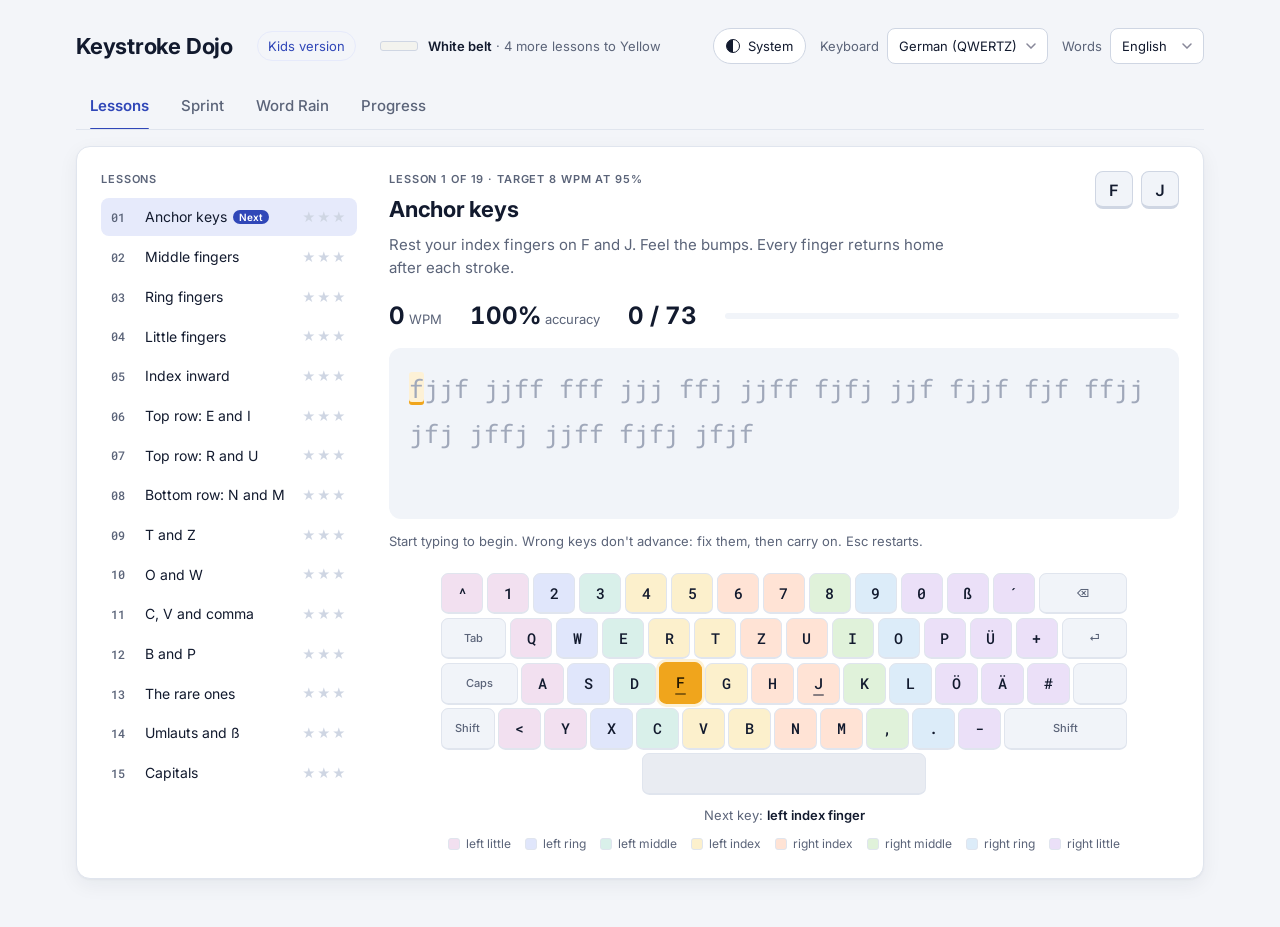
<file: index.html>
<!doctype html>
<html lang="en">
<head>
<meta charset="utf-8">
<meta name="viewport" content="width=device-width, initial-scale=1">
<title>Keystroke Dojo</title>
<link rel="stylesheet" href="style.css">
<link rel="manifest" href="manifest.json">
<meta name="theme-color" content="#3047b8">
<link rel="apple-touch-icon" href="icons/icon-192.png">
<link rel="icon" type="image/png" href="icons/icon-192.png">
<script>try{const t=localStorage.getItem('keystroke-dojo-theme');if(t&&t!=='system')document.documentElement.dataset.theme=t;}catch{}</script>
</head>
<body>
<div class="app">
  <header class="top">
    <h1>Keystroke Dojo</h1>
    <a class="switch" href="kids.html">Kids version</a>
    <div class="belt"><span class="swatch"></span><span><b id="beltName">White belt</b> · <span id="beltNext"></span></span></div>
    <div class="prefs">
      <button class="theme-toggle" id="themeBtn" type="button"><span class="dot"></span><span class="lbl">System</span></button>
      <label>Keyboard
        <select id="layoutSel"><option value="de">German (QWERTZ)</option><option value="us">English (QWERTY)</option></select>
      </label>
      <label>Words
        <select id="langSel"><option value="en">English</option><option value="de">Deutsch</option></select>
      </label>
    </div>
  </header>

  <nav class="tabs" role="tablist">
    <button data-view="dojo" role="tab">Lessons</button>
    <button data-view="sprint" role="tab">Sprint</button>
    <button data-view="rain" role="tab">Word Rain</button>
    <button data-view="progress" role="tab">Progress</button>
  </nav>

  <main>
    <section class="view" id="view-dojo">
      <div class="dojo">
        <aside class="ladder"><h2>Lessons</h2><ol id="ladder"></ol></aside>
        <div class="mat">
          <div class="mat-head">
            <div><p class="eyebrow" id="lessonEyebrow"></p><h2 id="lessonTitle"></h2><p class="hint" id="lessonHint"></p></div>
            <div class="newkeys" id="newKeys"></div>
          </div>
          <div class="live" id="dojoLive"></div>
          <div class="stage"><div class="text" id="dojoText"><div class="inner"></div></div><div class="result" id="dojoResult" hidden></div></div>
          <p class="help">Start typing to begin. Wrong keys don't advance: fix them, then carry on. Esc restarts.</p>
          <div class="kbd-wrap" id="dojoKbd"></div>
          <p class="finger-hint" id="fingerHint"></p>
          <div class="legend" id="legend"></div>
        </div>
      </div>
    </section>

    <section class="view" id="view-sprint" hidden>
      <div class="seg" id="sprintDur">
        <button class="btn" data-dur="30">30 s</button><button class="btn" data-dur="60">60 s</button><button class="btn" data-dur="120">2 min</button>
      </div>
      <div class="live" id="sprintLive"></div>
      <div class="stage"><div class="text" id="sprintText"><div class="inner"></div></div><div class="result" id="sprintResult" hidden></div></div>
      <p class="help">The clock starts on your first key. Esc restarts.</p>
    </section>

    <section class="view" id="view-rain" hidden>
      <div class="hud" id="rainHud"></div>
      <div class="arena" id="arena">
        <div class="ground"></div>
        <div class="overlay" id="rainOverlay"></div>
      </div>
      <p class="help">Type a word's first letter to lock on, then finish it. Backspace drops the target. Esc pauses.</p>
      <div class="kbd-wrap" id="rainKbd"></div>
    </section>
    <section class="view" id="view-progress" hidden>
      <div class="tiles" id="tiles"></div>

      <div class="grid2">
        <div class="card">
          <h3>Speed</h3><p class="sub">Words per minute, last 30 runs</p>
          <div class="chart" id="chSpeed"></div>
        </div>
        <div class="card">
          <h3>Accuracy</h3><p class="sub">Correct keystrokes, last 30 runs</p>
          <div class="chart" id="chAcc"></div>
        </div>
      </div>

      <div class="grid2">
        <div class="card">
          <h3>Practice time</h3><p class="sub">Minutes per day, last 14 days</p>
          <div class="chart" id="chDays"></div>
          <div class="chart-legend"><span><i style="background:var(--accent)"></i>Goal met</span><span><i style="background:var(--bar-low)"></i>Below goal</span><span><i class="dash"></i>Daily goal</span></div>
          <div class="goal-row"><label for="goalSel">Daily goal</label>
            <select id="goalSel"><option value="5">5 min</option><option value="10">10 min</option><option value="15">15 min</option><option value="20">20 min</option><option value="30">30 min</option></select>
          </div>
        </div>
        <div class="card">
          <h3>Keys to work on</h3><p class="sub">Ranked by error rate and how slowly you hit them</p>
          <div id="weakList"></div>
          <button class="btn primary" id="drillBtn" type="button">Start focused drill</button>
        </div>
      </div>

      <div class="card" style="margin-bottom:16px">
        <h3>Error heatmap</h3><p class="sub">Each key coloured by how often you miss it. Dashed keys need more presses before they're rated.</p>
        <div class="kbd-wrap" id="heatKbd"></div>
        <p class="heat-detail" id="heatDetail">Hover a key for details.</p>
        <div class="heat-scale" id="heatScale"></div>
      </div>

      <div class="card" style="margin-bottom:16px">
        <h3>Recent runs</h3>
        <div class="table-wrap"><table id="recent"></table></div>
      </div>

      <div class="danger-row">
        <button class="btn" id="resetBtn" type="button">Erase all progress</button>
        <span id="resetConfirm" hidden>Erase lessons, stats and history? This can't be undone.
          <button class="btn danger" id="resetYes" type="button">Erase</button>
          <button class="btn" id="resetNo" type="button">Keep</button></span>
      </div>
    </section>
  </main>
</div>
<div class="toast" id="toast" hidden></div>

<script>
'use strict';
const $ = id => document.getElementById(id);
const rnd = n => Math.floor(Math.random() * n);
const pick = a => a[rnd(a.length)];
const round1 = n => Math.round(n * 10) / 10;
// Local calendar date (not UTC), so late-evening practice counts for the right day
const todayKey = (d = new Date()) => `${d.getFullYear()}-${String(d.getMonth() + 1).padStart(2, '0')}-${String(d.getDate()).padStart(2, '0')}`;

// ───────────────────────── 1. DATA (placeholders) ─────────────────────────
// Sprint pool: common mid-length words. German nouns keep their capital letter.
const WORDS = {
  en: ['about', 'after', 'again', 'always', 'another', 'answer', 'around', 'because', 'before', 'begin', 'between',
       'both', 'bring', 'build', 'called', 'change', 'children', 'city', 'close', 'company', 'could', 'country',
       'course', 'different', 'during', 'early', 'enough', 'every', 'example', 'family', 'follow', 'found', 'friend',
       'general', 'great', 'group', 'happen', 'house', 'important', 'include', 'interest', 'keep', 'kind', 'large',
       'later', 'learn', 'leave', 'little', 'local', 'market', 'might', 'money', 'morning', 'music', 'never', 'night',
       'number', 'often', 'open', 'order', 'other', 'paper', 'people', 'person', 'place', 'point', 'power', 'problem',
       'program', 'public', 'question', 'quickly', 'rather', 'really', 'report', 'result', 'right', 'school', 'second',
       'service', 'should', 'simple', 'small', 'social', 'something', 'start', 'state', 'still', 'story', 'student',
       'study', 'system', 'table', 'think', 'though', 'three', 'through', 'today', 'together', 'under', 'until',
       'water', 'where', 'which', 'while', 'without', 'world', 'would', 'write', 'year', 'young', 'project', 'meeting',
       'budget', 'review', 'decision', 'process', 'team', 'plan', 'value', 'quality', 'support', 'office', 'travel',
       'window', 'garden', 'weather', 'coffee'],
  de: ['aber', 'alle', 'allein', 'also', 'andere', 'Antwort', 'Arbeit', 'auch', 'Abend', 'bald', 'beide', 'beginnen',
       'bekommen', 'Beispiel', 'besser', 'bitte', 'bleiben', 'brauchen', 'Bericht', 'Buch', 'dann', 'danke', 'denken',
       'deshalb', 'dort', 'durch', 'eigentlich', 'einfach', 'Ende', 'endlich', 'Entscheidung', 'erst', 'etwas',
       'Familie', 'fahren', 'Farbe', 'fertig', 'finden', 'Frage', 'Freund', 'früh', 'ganz', 'geben', 'gehen', 'gestern',
       'gleich', 'Glück', 'groß', 'haben', 'halten', 'Hand', 'Haus', 'heute', 'hier', 'immer', 'Jahr', 'jetzt', 'Kind',
       'klein', 'kommen', 'können', 'Kopf', 'kurz', 'lange', 'lassen', 'laufen', 'leben', 'lernen', 'lesen', 'Leute',
       'machen', 'manchmal', 'Mensch', 'Minute', 'Morgen', 'müssen', 'Musik', 'nach', 'nächste', 'Name', 'nehmen',
       'neu', 'nicht', 'noch', 'oben', 'oder', 'offen', 'Ordnung', 'Platz', 'Projekt', 'Plan', 'Problem', 'Raum',
       'richtig', 'ruhig', 'sagen', 'schnell', 'schon', 'schreiben', 'Schule', 'sehen', 'sehr', 'sicher', 'sollen',
       'spielen', 'sprechen', 'Stadt', 'Stunde', 'suchen', 'Tag', 'Team', 'trotzdem', 'über', 'unter', 'vielleicht',
       'Wasser', 'Weg', 'weil', 'Welt', 'wenig', 'wichtig', 'wieder', 'wissen', 'Woche', 'wohnen', 'Zeit', 'ziemlich',
       'zusammen', 'zwischen', 'Ziel']
};
// Word Rain pool: short, lowercase, 3–7 letters
const RAIN_WORDS = {
  en: ['rain', 'drop', 'type', 'storm', 'cloud', 'wind', 'snow', 'flash', 'sky', 'sun', 'star', 'moon', 'wave', 'fire',
       'ice', 'frost', 'mist', 'fog', 'hail', 'bolt', 'beam', 'glow', 'spark', 'dash', 'jump', 'run', 'fast', 'quick',
       'swift', 'zoom', 'rush', 'race', 'spin', 'flip', 'kick', 'block', 'dodge', 'catch', 'throw', 'grab', 'chase',
       'blast', 'burst', 'crash', 'boom', 'pop', 'zap', 'buzz', 'fizz', 'hop', 'skip', 'glide', 'float', 'rise',
       'climb', 'quest', 'prize', 'gold', 'coin', 'gem', 'key', 'lock', 'door', 'ninja', 'dojo', 'belt', 'focus',
       'combo', 'score', 'level', 'bonus'],
  de: ['regen', 'wolke', 'blitz', 'sturm', 'wind', 'schnee', 'nebel', 'hagel', 'sonne', 'mond', 'stern', 'welle',
       'feuer', 'eis', 'frost', 'tau', 'licht', 'strahl', 'funke', 'flug', 'sprung', 'lauf', 'eile', 'tempo',
       'schnell', 'flink', 'rasch', 'jagd', 'wurf', 'fang', 'stoß', 'schlag', 'knall', 'krach', 'rausch', 'tanz',
       'dreh', 'kick', 'klick', 'takt', 'punkt', 'ziel', 'preis', 'gold', 'münze', 'juwel', 'schatz', 'schloss',
       'tür', 'held', 'ninja', 'dojo', 'gurt', 'kampf', 'mut', 'kraft', 'fokus', 'bonus', 'stufe', 'rekord', 'sieg',
       'krone', 'drache', 'tiger', 'adler', 'fuchs', 'falke']
};

// ───────────────────────── 2. STATE + STORAGE ─────────────────────────
const Store = {
  key: 'keystroke-dojo',
  defaults: () => ({ layout: 'de', layoutManual: false, lang: 'en', sprintDur: 60, lesson: 0, rainGuide: true, goal: 10,
                     lessons: {}, keyStats: {}, history: [], daily: {}, sprintBest: 0, rainBest: 0 }),
  load()  { try { return { ...this.defaults(), ...JSON.parse(localStorage.getItem(this.key)) }; } catch { return this.defaults(); } },
  save(s) { try { localStorage.setItem(this.key, JSON.stringify(s)); } catch {} }
};
let state = Store.load();

function recordRun(mode, r, extra = {}) {
  if (r.chars < 10) return;
  for (const [ch, s] of Object.entries(r.keys)) {
    const k = keyIdFor(ch), t = state.keyStats[k] || (state.keyStats[k] = { n: 0, e: 0, ms: 0, c: 0 });
    t.n += s.n; t.e += s.e; t.ms += s.ms; t.c += s.c;
  }
  const day = todayKey();
  state.daily[day] = (state.daily[day] || 0) + Math.round(r.secs);
  state.history.push({ t: Date.now(), m: mode, w: round1(r.wpm), a: round1(r.acc), s: Math.round(r.secs), ...extra });
  if (state.history.length > 300) state.history.splice(0, state.history.length - 300);
  Store.save(state);
}

// ───────────────────────── 3. KEYBOARD LAYOUTS ─────────────────────────
// Each row is 15 key-units wide. Strings are typing keys; objects are modifiers or wide keys.
const M = (label, w, id) => ({ mod: true, label, w, id });
const LAYOUTS = {
  de: {
    name: 'QWERTZ',
    rows: [
      [...'^1234567890ß´', M('⌫', 2)],
      [M('Tab', 1.5), ...'qwertzuiopü+', M('⏎', 1.5)],
      [M('Caps', 1.75), ...'asdfghjklöä#', M('', 1.25)],
      [M('Shift', 1.25, 'shiftL'), ...'<yxcvbnm,.-', M('Shift', 2.75, 'shiftR')]
    ],
    shifted: { '!':'1', '"':'2', '§':'3', '$':'4', '%':'5', '&':'6', '/':'7', '(':'8', ')':'9', '=':'0',
               '?':'ß', '*':'+', "'":'#', '>':'<', ';':',', ':':'.', '_':'-', '°':'^', '`':'´' }
  },
  us: {
    name: 'QWERTY',
    rows: [
      [...'`1234567890-=', M('⌫', 2)],
      [M('Tab', 1.5), ...'qwertyuiop[]', { key: '\\', w: 1.5 }],
      [M('Caps', 1.75), ..."asdfghjkl;'", M('⏎', 2.25)],
      [M('Shift', 2.25, 'shiftL'), ...'zxcvbnm,./', M('Shift', 2.75, 'shiftR')]
    ],
    shifted: { '~':'`', '!':'1', '@':'2', '#':'3', '$':'4', '%':'5', '^':'6', '&':'7', '*':'8', '(':'9', ')':'0',
               '_':'-', '+':'=', '{':'[', '}':']', '|':'\\', ':':';', '"':"'", '<':',', '>':'.', '?':'/' }
  }
};
// Base key set per layout, for lookups
for (const L of Object.values(LAYOUTS)) {
  L.keys = new Set([' ']);
  L.rows.flat().forEach(k => { if (typeof k === 'string') L.keys.add(k); else if (k.key) L.keys.add(k.key); });
}

// Finger for the n-th typing key of a row. Column 0 = the Q/A column.
const FINGER_COLS = ['lp', 'lr', 'lm', 'li', 'li', 'ri', 'ri', 'rm', 'rr', 'rp'];
function fingerFor(row, n, layout) {
  let c = n;
  if (row === 0) c = n - 1;                          // number row starts one key left of Q
  if (row === 3 && layout === 'de') c = n - 1;       // German '<' key sits left of Y
  return c < 0 ? 'lp' : c > 9 ? 'rp' : FINGER_COLS[c];
}
const FINGER_NAMES = { lp: 'left little finger', lr: 'left ring finger', lm: 'left middle finger', li: 'left index finger',
                       ri: 'right index finger', rm: 'right middle finger', rr: 'right ring finger', rp: 'right little finger', th: 'either thumb' };

// Which physical key (and whether Shift) produces a character on the active layout
function charToKey(ch, layout = state.layout) {
  const L = LAYOUTS[layout];
  if (L.keys.has(ch)) return { key: ch, shift: false };
  const lower = ch.toLowerCase();
  if (lower !== ch && L.keys.has(lower)) return { key: lower, shift: true };
  if (L.shifted[ch]) return { key: L.shifted[ch], shift: true };
  return null;
}
const keyIdFor = ch => charToKey(ch)?.key ?? ch.toLowerCase();

// ───────────────────────── 4. ON-SCREEN KEYBOARD ─────────────────────────
class Keyboard {
  constructor(el, { onFinger } = {}) { this.el = el; this.onFinger = onFinger; this.lit = []; }

  render(layout = state.layout) {
    this.layout = layout;
    this.map = new Map();
    const kbd = document.createElement('div');
    kbd.className = 'kbd';
    kbd.setAttribute('aria-hidden', 'true');
    LAYOUTS[layout].rows.forEach((row, r) => {
      const rowEl = document.createElement('div');
      rowEl.className = 'krow';
      let n = 0;
      for (const item of row) {
        const k = document.createElement('div');
        if (item.mod) {
          k.className = 'key mod';
          k.textContent = item.label;
          k.style.setProperty('--w', item.w);
          if (item.id) this[item.id] = k;
        } else {
          const ch = typeof item === 'string' ? item : item.key;
          const f = fingerFor(r, n++, layout);
          k.className = `key f-${f}`;
          k.dataset.f = f;
          k.textContent = ch === 'ß' ? 'ß' : ch.toUpperCase();
          k.style.setProperty('--w', item.w || 1);
          if (ch === 'f' || ch === 'j') k.classList.add('home');
          this.map.set(ch, k);
        }
        rowEl.append(k);
      }
      kbd.append(rowEl);
    });
    const spaceRow = document.createElement('div');
    spaceRow.className = 'krow space-row';
    const space = document.createElement('div');
    space.className = 'key f-th';
    space.dataset.f = 'th';
    space.style.setProperty('--w', 6.25);
    this.map.set(' ', space);
    spaceRow.append(space);
    kbd.append(spaceRow);
    this.el.replaceChildren(kbd);
    this.lit = [];
  }

  // Light up the key for the next character, plus the opposite-hand Shift when needed
  setNext(ch) {
    this.lit.forEach(k => k.classList.remove('next'));
    this.lit = [];
    const m = ch == null ? null : charToKey(ch, this.layout);
    const k = m && this.map.get(m.key);
    if (!k) { this.onFinger?.(null); return; }
    k.classList.add('next');
    this.lit.push(k);
    if (m.shift) {
      const shiftKey = k.dataset.f[0] === 'l' ? this.shiftR : this.shiftL;
      shiftKey.classList.add('next');
      this.lit.push(shiftKey);
    }
    this.onFinger?.(k.dataset.f, m.shift);
  }

  // Colour each key by its recorded error rate; keys with too few presses are shown dashed
  heat(stats, onHover) {
    this.el.querySelector('.kbd').classList.add('heat');
    for (const [k, el] of this.map) {
      const s = stats[k];
      el.classList.remove('nodata', 'hot');
      el._info = { k, s };
      if (!s || s.n + s.e < MIN_ATTEMPTS) { el.classList.add('nodata'); el.style.removeProperty('--h'); continue; }
      const b = heatBucket(errRate(s));
      el.style.setProperty('--h', HEAT_MIX[b] + '%');
      if (b >= 3) el.classList.add('hot');
    }
    this.el.onmouseover = e => { const key = e.target.closest('.key'); onHover(key?._info || null); };
    this.el.onmouseleave = () => onHover(null);
  }

  flash(ch, ok) {
    const m = charToKey(ch, this.layout), k = m && this.map.get(m.key);
    if (!k) return;
    const cls = ok ? 'hit-ok' : 'hit-bad';
    k.classList.remove('hit-ok', 'hit-bad'); void k.offsetWidth; k.classList.add(cls);
    clearTimeout(k._t); k._t = setTimeout(() => k.classList.remove(cls), 160);
  }
}

// ───────────────────────── 5. LESSONS + PROGRESSION ─────────────────────────
// A value given as {de, us} depends on the keyboard layout; {en, de} depends on the word language.
const LESSONS = [
  { title: 'Anchor keys', keys: 'fj', target: 8,
    hint: 'Rest your index fingers on F and J. Feel the bumps. Every finger returns home after each stroke.',
    words: ['fff', 'jjj', 'fjf', 'jfj', 'ffj', 'jjf', 'fj', 'jf', 'fjjf', 'jffj', 'ffjj', 'jjff', 'fjfj', 'jfjf'] },
  { title: 'Middle fingers', keys: 'dk', target: 9,
    hint: 'Middle fingers rest on D and K. Keep wrists relaxed and hovering.',
    words: ['ddd', 'kkk', 'dkd', 'kdk', 'dfd', 'kjk', 'fdf', 'jkj', 'dfk', 'kjd', 'fdjk', 'jkfd', 'dkfj', 'kdjf', 'ddkk', 'fdk', 'jdk'] },
  { title: 'Ring fingers', keys: 'sl', target: 10,
    hint: 'Ring fingers rest on S and L. Thumbs tap the space bar.',
    words: ['sss', 'lll', 'sls', 'lsl', 'sds', 'lkl', 'sdf', 'lkj', 'fds', 'jkl', 'sdfj', 'lkjf', 'sldk', 'dsl', 'ksl', 'flsk', 'jdsl', 'slsl'] },
  { title: 'Little fingers', keys: { de: 'aö', us: 'a;' }, target: 10,
    hint: 'Little fingers complete the home row. All eight fingers now have a home.',
    words: {
      de: ['aöa', 'öaö', 'aaö', 'ööa', 'aöl', 'söa', 'fjöa', 'dsaö', 'öl', 'öls',
           'as', 'ad', 'add', 'all', 'ask', 'dad', 'fad', 'fall', 'falls', 'flask', 'lad', 'lass', 'sad', 'salad', 'salsa', 'alas',
           'das', 'dass', 'als', 'fass', 'kalk', 'saal', 'aal', 'las', 'skala'],
      us: ['a;a', ';a;', 'aa;', ';;a', 'l;l', 'k;k', 'as;', 'ask;', 'sad;', 'fall;',
           'as', 'ad', 'add', 'all', 'ask', 'dad', 'fad', 'fall', 'falls', 'flask', 'lad', 'lass', 'sad', 'salad', 'salsa', 'alas',
           'das', 'dass', 'als', 'fass', 'kalk', 'saal', 'aal', 'las', 'skala'] } },
  { title: 'Index inward', keys: 'gh', target: 11,
    hint: 'Index fingers slide one key toward the centre, then spring back.',
    words: {
      en: ['ghg', 'hgh', 'fgf', 'jhj', 'fgj', 'jhf', 'dgh', 'khg', 'ghgh',
           'has', 'had', 'gas', 'glad', 'flag', 'flags', 'flash', 'dash', 'hall', 'half', 'shall', 'lash', 'ash', 'aha', 'lag', 'sag', 'gala', 'hash'],
      de: ['ghg', 'hgh', 'fgf', 'jhj', 'fgj', 'jhf', 'dgh', 'khg', 'ghgh',
           'hals', 'glas', 'gas', 'lag', 'sag', 'sah', 'kahl', 'jagd', 'aha', 'das', 'fall', 'hall'] } },
  { title: 'Top row: E and I', keys: 'ei', target: 12,
    hint: 'Middle fingers reach up. Keep the others anchored.',
    words: {
      en: ['eie', 'iei', 'ded', 'kik', 'dei', 'kie', 'fel', 'jil',
           'side', 'said', 'idea', 'file', 'field', 'like', 'life', 'self', 'desk', 'deal', 'lead', 'head', 'held', 'fish',
           'dish', 'high', 'kid', 'lake', 'shake', 'skill', 'hike', 'feel', 'seek', 'she', 'his', 'hide', 'glide', 'edge'],
      de: ['eie', 'iei', 'ded', 'kik', 'dei', 'kie', 'fel', 'jil',
           'die', 'sie', 'dies', 'eis', 'leise', 'lied', 'sieg', 'seil', 'heil', 'held', 'feld', 'fels', 'geld', 'idee',
           'elf', 'alle', 'halle', 'egal', 'hagel', 'kegel', 'klee', 'jede', 'kies', 'essig', 'see', 'fiel', 'öde', 'ölig', 'höfe'] } },
  { title: 'Top row: R and U', keys: 'ru', target: 13,
    hint: 'Index fingers reach up and slightly left.',
    words: {
      en: ['rur', 'uru', 'frf', 'juj', 'fru', 'jur', 'rkr', 'ulu', 'urfu',
           'rule', 'rude', 'rush', 'sure', 'user', 'fur', 'her', 'here', 'hire', 'dear', 'rise', 'ride', 'rug', 'red',
           'read', 'real', 'far', 'are', 'hear', 'share', 'fresh', 'free', 'fire', 'sugar', 'guard', 'large', 'fear'],
      de: ['rur', 'uru', 'frf', 'juj', 'fru', 'jur', 'rkr', 'ulu', 'urfu',
           'rad', 'ruhe', 'ruf', 'rede', 'reise', 'reis', 'rief', 'frage', 'frau', 'frei', 'freude', 'feuer', 'euer',
           'dauer', 'auge', 'haus', 'raus', 'kurs', 'ufer', 'uhr', 'lauf', 'kauf', 'juli', 'gurke', 'höre', 'röhre'] } },
  { title: 'Bottom row: N and M', keys: 'nm', target: 14,
    hint: 'Right index curls down. Return to J straight away.',
    words: {
      en: ['nmn', 'mnm', 'jnj', 'jmj', 'nmj', 'mjn', 'hnm', 'unm', 'nnmm',
           'man', 'men', 'name', 'mind', 'main', 'mean', 'need', 'near', 'nine', 'line', 'mine', 'fine', 'run', 'sun',
           'fun', 'hand', 'land', 'sand', 'small', 'smile', 'human', 'dream', 'summer', 'animal', 'finish', 'mail'],
      de: ['nmn', 'mnm', 'jnj', 'jmj', 'nmj', 'mjn', 'hnm', 'unm', 'nnmm',
           'und', 'um', 'im', 'in', 'an', 'mann', 'name', 'nun', 'nein', 'neun', 'mein', 'dein', 'nie', 'nase', 'mund',
           'immer', 'nehmen', 'nur', 'uns', 'ende', 'himmel', 'maus', 'mal', 'damals', 'kinder', 'nahe', 'hören', 'können', 'mögen'] } },
  { title: { de: 'T and Z', us: 'T and Y' }, keys: { de: 'tz', us: 'ty' }, target: 15,
    hint: 'Index fingers stretch up to the centre of the keyboard.',
    words: {
      de: {
        en: ['tzt', 'ztz', 'ftf', 'jzj', 'rtz', 'tzu', 'ftzj', 'zjz',
             'the', 'that', 'than', 'then', 'time', 'tree', 'test', 'true', 'start', 'three', 'until', 'little', 'matter',
             'sit', 'get', 'hit', 'just', 'must', 'first', 'last', 'size', 'maze', 'haze', 'gaze', 'zeal', 'dazzle'],
        de: ['tzt', 'ztz', 'ftf', 'jzj', 'rtz', 'tzu', 'ftzj', 'zjz',
             'zeit', 'zu', 'zum', 'zur', 'ziel', 'zahl', 'zahn', 'satz', 'sitz', 'salz', 'herz', 'jetzt', 'ganz', 'kurz',
             'netz', 'tanz', 'zelt', 'zug', 'tag', 'tee', 'tier', 'mut', 'gut', 'gast', 'rat', 'stern', 'stadt', 'nett'] },
      us: {
        en: ['tyt', 'yty', 'ftf', 'jyj', 'ryt', 'tyu', 'ftyj', 'yjy',
             'the', 'that', 'then', 'time', 'tree', 'test', 'true', 'start', 'three', 'until', 'little', 'sit', 'get',
             'just', 'must', 'first', 'yes', 'yet', 'year', 'say', 'day', 'may', 'stay', 'they', 'try', 'many', 'easy', 'style', 'yard'],
        de: ['tyt', 'yty', 'ftf', 'jyj', 'ryt', 'tyu', 'ftyj', 'yjy',
             'tag', 'tee', 'tier', 'mut', 'gut', 'gast', 'rat', 'rest', 'stern', 'stadt', 'hut', 'nett', 'tante', 'mittag',
             'ernte', 'hymne', 'analyse', 'system', 'gymnasium', 'asyl'] } } },
  { title: 'O and W', keys: 'ow', target: 16,
    hint: 'Ring fingers reach up. This one takes a few rounds.',
    words: {
      en: ['owo', 'wow', 'lol', 'sws', 'owl', 'wol', 'sow', 'lwo', 'owsl',
           'own', 'work', 'word', 'world', 'who', 'how', 'now', 'show', 'slow', 'window', 'wonder', 'follow', 'flower',
           'two', 'well', 'west', 'water', 'sweet', 'other', 'mother', 'more', 'store', 'often', 'home', 'root'],
      de: ['owo', 'wow', 'lol', 'sws', 'owl', 'wol', 'sow', 'lwo', 'owsl',
           'wo', 'wer', 'wie', 'was', 'weg', 'wort', 'welt', 'wald', 'wolke', 'wohl', 'wohnen', 'ohne', 'oder', 'ort',
           'rot', 'tor', 'motor', 'onkel', 'morgen', 'sonne', 'sofort', 'wasser', 'wetter', 'wind', 'wunder', 'löwe', 'wörter'] } },
  { title: 'C, V and comma', keys: 'cv,', target: 16,
    hint: 'Left middle and index curl down; right middle finger types the comma.',
    words: {
      en: ['cdc', 'dcd', 'vfv', 'fvf', 'k,k', 'cv,', 'vc,', 'd,c',
           'can', 'car', 'call', 'care', 'case', 'cold', 'come', 'could', 'cover', 'voice', 'vote', 'have', 'give', 'live',
           'love', 'five', 'move', 'even', 'over', 'never', 'river', 'value', 'visit', 'video', 'check', 'once', 'nice',
           'and,', 'so,', 'well,', 'now,'],
      de: ['cdc', 'dcd', 'vfv', 'fvf', 'k,k', 'cv,', 'vc,', 'd,c',
           'auch', 'noch', 'doch', 'ich', 'mich', 'sich', 'nicht', 'schule', 'schnell', 'acht', 'nacht', 'licht', 'recht',
           'woche', 'vier', 'viel', 'vor', 'von', 'voll', 'vater', 'vogel', 'vase', 'nerv', 'aktiv', 'kurve', 'klavier',
           'ja,', 'nun,', 'also,', 'doch,'] } },
  { title: 'B and P', keys: 'bp', target: 17,
    hint: 'B is a long reach for the left index. P belongs to the right little finger.',
    words: {
      en: ['bfb', 'fbf', 'pop', 'plp', 'bpb', 'pbp', 'bvb', 'fbj',
           'back', 'bank', 'black', 'blue', 'book', 'both', 'break', 'bring', 'but', 'about', 'best', 'better', 'big',
           'board', 'problem', 'people', 'place', 'plan', 'point', 'part', 'paper', 'open', 'help', 'keep', 'stop', 'up',
           'simple', 'public', 'number', 'job'],
      de: ['bfb', 'fbf', 'pop', 'plp', 'bpb', 'pbp', 'bvb', 'fbj',
           'aber', 'bald', 'bei', 'berg', 'bett', 'bild', 'bis', 'bitte', 'blau', 'blume', 'boot', 'brief', 'brot', 'buch',
           'bus', 'papier', 'park', 'person', 'plan', 'post', 'preis', 'problem', 'pause', 'apfel', 'april', 'lampe',
           'oben', 'leben', 'liebe', 'haupt', 'kopf', 'möbel'] } },
  { title: 'The rare ones', keys: { de: 'xqy.', us: 'xqz.' }, target: 16,
    hint: 'Rare letters, but a sure hand on them separates good typists from fast ones.',
    words: {
      en: ['xsx', 'qaq', 'yay', 'zaz', 'l.l', 'xq.', 'zyx', 'qxy',
           'box', 'fix', 'mix', 'six', 'next', 'text', 'taxi', 'exit', 'extra', 'example', 'exact', 'quick', 'quiet',
           'quite', 'quiz', 'queen', 'question', 'equal', 'quality', 'square', 'zero', 'size', 'zone', 'crazy', 'lazy',
           'zoo', 'jazz', 'puzzle', 'yes', 'you', 'year', 'every', 'done.', 'yes.', 'next.', 'fix.'],
      de: ['xsx', 'qaq', 'yay', 'zaz', 'l.l', 'xq.', 'zyx', 'qxy',
           'text', 'taxi', 'axt', 'hexe', 'mix', 'boxen', 'exakt', 'extra', 'lexikon', 'quelle', 'qual', 'quer', 'quiz',
           'aquarium', 'bequem', 'quark', 'typ', 'system', 'gymnasium', 'hymne', 'analyse', 'handy', 'party', 'hobby',
           'baby', 'pony', 'yoga', 'ja.', 'gut.', 'ende.', 'fertig.'] } },
  { title: { de: 'Umlauts and ß', us: 'Apostrophe' }, keys: { de: 'üäß', us: "'" }, target: 16,
    hint: { de: 'The right little finger works the umlauts and ß.', us: 'The right little finger types the apostrophe.' },
    words: {
      de: ['üöü', 'äöä', 'ßäß', 'püp', 'äla', 'üäö', 'ßöß', 'ä', 'ü',
           'über', 'für', 'tür', 'müde', 'früh', 'grün', 'kühl', 'glück', 'brücke', 'fühlen', 'müssen', 'würde', 'zurück',
           'natürlich', 'später', 'käse', 'mädchen', 'länder', 'ähnlich', 'ändern', 'wählen', 'zählen', 'nämlich', 'bär',
           'straße', 'groß', 'fuß', 'heiß', 'weiß', 'süß', 'spaß', 'grüße', 'größe', 'außen', 'gemäß'],
      us: {
        en: ["a'a", "l'l", ";';", "'s", "n't", "s's",
             "don't", "it's", "can't", "isn't", "you're", "that's", "what's", "let's", "we're", "they're", "doesn't",
             "won't", "didn't", "here's", "there's", "o'clock"],
        de: ["a'a", "l'l", ";';", "'s", "n't", "s's",
             "geht's", "gibt's", "war's", "ist's", "hab'", "mach's", "sag's", "nimm's", "wie's", "so's"] } } },
  { title: 'Capitals', keys: '⇧', target: 16,
    hint: 'Hold Shift with the little finger of the opposite hand, then strike the letter.',
    words: {
      en: ['Fj', 'Jf', 'Dk', 'Kd', 'Sl', 'Ls', 'Aa', 'Hg',
           'Monday', 'Friday', 'Sunday', 'January', 'March', 'April', 'London', 'Berlin', 'Munich', 'Europe', 'English',
           'German', 'Anna', 'Paul', 'The', 'This', 'When', 'Where', 'Why', 'How', 'What', 'We', 'You', 'They', 'Today'],
      de: ['Fj', 'Jf', 'Dk', 'Kd', 'Sl', 'Ls', 'Aa', 'Hg',
           'Haus', 'Hund', 'Schule', 'Lehrer', 'Kinder', 'Stadt', 'Land', 'Wasser', 'Morgen', 'Abend', 'Woche', 'Montag',
           'Freitag', 'Januar', 'Mai', 'Berlin', 'München', 'Bayern', 'Europa', 'Zeit', 'Frage', 'Antwort', 'Arbeit',
           'Freund', 'Familie', 'Straße', 'Übung', 'Öl', 'Ich', 'Sie', 'Wir'] } },
  { title: 'Punctuation', keys: '?!-:', target: 15,
    hint: 'Question marks, exclamation marks, hyphens and colons. Most need Shift.',
    words: {
      en: ['?!', '!?', 'a-b', 'k:l', 'x?', 'y!',
           'why?', 'how?', 'what?', 'who?', 'really?', 'Why?', 'yes!', 'no!', 'stop!', 'wow!', 'great!', 'Stop!',
           'well-known', 'e-mail', 'up-to-date', 'follow-up', 'part-time', 'note:', 'time:', 'result:', 'Step:'],
      de: ['?!', '!?', 'a-b', 'k:l', 'x?', 'y!',
           'wie?', 'was?', 'wo?', 'warum?', 'wann?', 'Wer?', 'ja!', 'nein!', 'super!', 'los!', 'Achtung!', 'Halt!',
           'E-Mail', 'U-Bahn', 'T-Shirt', 'Ost-West', 'Nord-Süd', 'Hinweis:', 'Datum:', 'Ziel:', 'Ort:'] } },
  { title: 'Numbers 1–5', keys: '12345', target: 12,
    hint: 'The left hand reaches up to the number row. Watch the guide, not your hands.',
    words: {
      en: ['1', '2', '3', '4', '5', '11', '22', '33', '44', '55', '12', '15', '21', '34', '45', '123', '345', '512',
           '1234', '5432', '135', '24', '12:15', '3:45', '2.5', '1st', '2nd', '3rd', '4th', '5th',
           'page', 'room', 'step', 'level', 'score', 'goal'],
      de: ['1', '2', '3', '4', '5', '11', '22', '33', '44', '55', '12', '15', '21', '34', '45', '123', '345', '512',
           '1234', '5432', '135', '24', '12:15', '3:45', '1,5', '1.', '2.', '3.', '4.', '5.',
           'seite', 'raum', 'stufe', 'ziel', 'punkt', 'runde'] } },
  { title: 'Numbers 6–0', keys: '67890', target: 12,
    hint: 'The right hand reaches up to the number row.',
    words: {
      en: ['6', '7', '8', '9', '0', '60', '78', '90', '100', '365', '2026', '1990', '10:30', '19:45', '24/7', '99%',
           '1,000', '6th', '7th', '8th', '9th', '10th', '6789', '9876', '50',
           'year', 'hours', 'minutes', 'people', 'euros', 'percent'],
      de: ['6', '7', '8', '9', '0', '60', '78', '90', '100', '365', '2026', '1990', '10:30', '19:45', '24/7', '99%',
           '1.000', '9,5', '6.', '7.', '10.', '6789', '9876', '50',
           'jahre', 'stunden', 'minuten', 'leute', 'euro', 'prozent'] } },
  { title: 'Graduation run', keys: '', target: 22,
    hint: 'Everything together. Pass this to complete the course.',
    words: {
      en: ['Practice makes progress.', 'Accuracy first, speed second.', 'Is it 9:30 already?', 'Keep your eyes on the screen!',
           'We meet on Monday at 14:00.', 'Room 204 is on the 2nd floor.', 'Order 3 boxes, not 30.',
           'Great work: 95% and rising!', 'Well-placed fingers type faster.', 'Can you reach 40 WPM?',
           'The report is due in May.', 'Save often; back up daily.', 'Look up, not down.',
           'Done!', 'Next?', 'Ready.', '2026'],
      de: ['Erst genau, dann schnell.', 'Ist es schon 9:30 Uhr?', 'Der Blick bleibt am Bildschirm!',
           'Wir treffen uns am Montag um 14 Uhr.', 'Raum 204 liegt im 2. Stock.', 'Bitte 3 Kartons bestellen, nicht 30.',
           'Sehr gut: 95 % und mehr!', 'Die Finger bleiben locker.', 'Schaffst du 40 Wörter pro Minute?',
           'Der Bericht ist im Mai fällig.', 'Kurze Pause, dann weiter.', 'Genauigkeit zählt mehr als Tempo.',
           'Fertig!', 'Weiter?', 'Super.', '2026'] } }
];
const byLayout = v => (v && typeof v === 'object' && !Array.isArray(v)) ? v[state.layout] : v;
const PASS_ACC = 95;

// Stars: 1 = pass (95% and target WPM), 2 = 97% and 1.25× target, 3 = 99% and 1.5× target
function starsFor(lessonIdx, r) {
  const t = LESSONS[lessonIdx].target;
  if (r.acc >= 99 && r.wpm >= t * 1.5) return 3;
  if (r.acc >= 97 && r.wpm >= t * 1.25) return 2;
  if (r.acc >= PASS_ACC && r.wpm >= t) return 1;
  return 0;
}
const passedCount = () => LESSONS.filter((_, i) => (state.lessons[i]?.s || 0) > 0).length;
const firstOpen = () => { const i = LESSONS.findIndex((_, j) => !(state.lessons[j]?.s > 0)); return i < 0 ? LESSONS.length - 1 : i; };

// Belts unlock by lessons passed; black also needs a 40 WPM sprint at 95%+
const BELTS = [
  { name: 'White',  color: '#f3f3ee', lessons: 0 },
  { name: 'Yellow', color: '#f2c230', lessons: 4 },
  { name: 'Orange', color: '#ee8a2a', lessons: 8 },
  { name: 'Green',  color: '#3ba35b', lessons: 11 },
  { name: 'Blue',   color: '#2f6fd6', lessons: 14 },
  { name: 'Brown',  color: '#7b4a2b', lessons: 18 },
  { name: 'Black',  color: '#15151a', lessons: 19, sprint: 40 }
];
function beltIndex() {
  const p = passedCount();
  let b = 0;
  BELTS.forEach((belt, i) => { if (p >= belt.lessons && (!belt.sprint || state.sprintBest >= belt.sprint)) b = i; });
  return b;
}
function nextBeltText() {
  const b = beltIndex();
  if (b === BELTS.length - 1) return 'Highest rank reached';
  const nb = BELTS[b + 1], need = nb.lessons - passedCount();
  if (need > 0) return `${need} more lesson${need > 1 ? 's' : ''} to ${nb.name}`;
  return `Sprint ${nb.sprint} WPM at ${PASS_ACC}%+ for ${nb.name}`;
}
function renderBelt() {
  const b = BELTS[beltIndex()];
  document.documentElement.style.setProperty('--belt', b.color);
  $('beltName').textContent = `${b.name} belt`;
  $('beltNext').textContent = nextBeltText();
}

// Lesson text: shuffled picks from the lesson's list (by layout, then language; untypeable words are dropped)
function lessonText(i, tokens = 16) {
  const words = (w => (w = w.us ? w[state.layout] : w, w.en ? w[state.lang].filter(x => [...x].every(c => charToKey(c))) : w))(LESSONS[i].words);
  const out = [];
  while (out.length < tokens) { const w = pick(words); if (w !== out[out.length - 1] || words.length < 2) out.push(w); }
  return out.join(' ');
}
const sprintText = n => { const pool = WORDS[state.lang].filter(w => [...w].every(c => charToKey(c))); return Array.from({ length: n }, () => pick(pool)).join(' '); };

// ───────────────────────── ANALYTICS ─────────────────────────
// keyStats[key] = { n: correct presses, e: wrong presses while this key was due, ms: summed gap before it, c: gaps counted }
const MIN_ATTEMPTS = 10;                 // presses before a key is rated
const PRACTICE_DAY_SECS = 60;            // a day counts toward the streak after 1 minute of practice
const errRate = s => s.e / (s.n + s.e);
const isDeadKey = k => state.layout === 'de' && (k === '^' || k === '´');

// Weakness score = error rate in % + 20 points per 100% slower than your median key
function weakKeys(limit = 5) {
  const rows = Object.entries(state.keyStats)
    .filter(([k, s]) => k !== ' ' && !isDeadKey(k) && charToKey(k) && s.n + s.e >= MIN_ATTEMPTS)
    .map(([k, s]) => ({ k, err: errRate(s), ms: s.c >= 5 ? s.ms / s.c : null, n: s.n + s.e }));
  const speeds = rows.map(r => r.ms).filter(Boolean).sort((a, b) => a - b);
  const median = speeds.length ? speeds[Math.floor(speeds.length / 2)] : null;
  for (const r of rows) {
    r.slow = median && r.ms ? Math.max(0, r.ms / median - 1) : 0;
    r.score = r.err * 100 + r.slow * 20;
  }
  return rows.filter(r => r.score > 0).sort((a, b) => b.score - a.score).slice(0, limit);
}

// Focused drill: generated clusters, weighted so the weakest key appears most
const HOME_ROW = { de: 'asdfjklö', us: 'asdfjkl;' };
function weightedPick(items) {
  let r = Math.random() * items.reduce((a, x) => a + x.w, 0);
  for (const x of items) if ((r -= x.w) <= 0) return x.v;
  return items[items.length - 1].v;
}
function drillText(keys, tokens = 24) {
  const pool = keys.map(x => ({ v: x.k, w: Math.max(1, x.score) }));
  const home = [...HOME_ROW[state.layout]];
  const weak = () => weightedPick(pool);
  const partner = () => keys.length > 1 ? weak() : pick(home);
  const patterns = [
    () => weak().repeat(3 + rnd(2)),                                   // ffff   repetition
    () => (weak() + partner()).repeat(2),                              // fjfj   alternation
    () => { const a = weak(); return a + a + a + partner(); },         // fffj   run then switch
    () => { const h = pick(home), a = weak(); return h + a + h; },     // jfj    reach out from home and back
    () => Array.from({ length: 3 + rnd(3), }, () => Math.random() < 0.7 ? weak() : pick(home)).join('')   // mixed
  ];
  const out = [];
  while (out.length < tokens) { const t = pick(patterns)(); if (t !== out[out.length - 1]) out.push(t); }
  return out.join(' ');
}

// Streak: consecutive days with practice. Today only extends it; not having practised yet today doesn't break it.
function streaks() {
  const practiced = d => (state.daily[todayKey(d)] || 0) >= PRACTICE_DAY_SECS;
  const d = new Date();
  const todayDone = practiced(d);
  if (!todayDone) d.setDate(d.getDate() - 1);
  let current = 0;
  while (practiced(d)) { current++; d.setDate(d.getDate() - 1); }
  let longest = 0, run = 0, prev = null;
  for (const k of Object.keys(state.daily).filter(k => state.daily[k] >= PRACTICE_DAY_SECS).sort()) {
    const t = new Date(k + 'T12:00');
    run = prev && Math.round((t - prev) / 86400000) === 1 ? run + 1 : 1;
    longest = Math.max(longest, run); prev = t;
  }
  return { current, longest, todayDone };
}

function lastDays(n) {
  return Array.from({ length: n }, (_, i) => {
    const d = new Date(); d.setDate(d.getDate() - (n - 1 - i));
    return { date: d, mins: (state.daily[todayKey(d)] || 0) / 60 };
  });
}

// ───────────────────────── CHARTS (SVG) ─────────────────────────
function niceTicks(min, max, count = 4) {
  const raw = (max - min) / count, mag = 10 ** Math.floor(Math.log10(raw));
  const step = [1, 2, 2.5, 5, 10].map(m => m * mag).find(s => s >= raw);
  const lo = Math.floor(min / step) * step, hi = Math.ceil(max / step) * step;
  const ticks = [];
  for (let v = lo; v <= hi + 1e-9; v += step) ticks.push(Math.round(v * 100) / 100);
  return ticks;
}

// Hover tooltip shared by all charts: positioned in the chart's own pixel space
function chartTip(el) {
  let tip = el.querySelector('.tip');
  if (!tip) { tip = document.createElement('div'); tip.className = 'tip'; tip.hidden = true; el.append(tip); }
  return {
    show(html, x, y, W) {
      const scale = el.querySelector('svg').getBoundingClientRect().width / W;
      tip.innerHTML = html; tip.hidden = false;
      tip.style.left = Math.min(Math.max(x * scale, 60), el.clientWidth - 60) + 'px';
      tip.style.top = y * scale + 'px';
    },
    hide() { tip.hidden = true; }
  };
}

// One series, one axis. pts = [{ v, tip }], oldest first.
function lineChart(el, pts, { min, max, fmt = v => v, ref = null, refLabel = '', label }) {
  if (!pts.length) { el.innerHTML = '<p class="empty">Your runs will appear here.</p>'; return; }
  const W = 560, H = 200, L = 36, R = 40, T = 14, B = 24;
  const ticks = niceTicks(min, max);
  min = ticks[0]; max = ticks[ticks.length - 1];
  const step = pts.length > 1 ? (W - L - R) / (pts.length - 1) : 0;
  const x = i => pts.length > 1 ? L + i * step : (L + W - R) / 2;
  const y = v => T + (1 - (v - min) / (max - min)) * (H - T - B);

  let s = `<svg viewBox="0 0 ${W} ${H}" role="img" aria-label="${label}">`;
  for (const t of ticks) s += `<line class="grid" x1="${L}" x2="${W - R}" y1="${y(t)}" y2="${y(t)}"/><text class="axis" x="${L - 6}" y="${y(t) + 4}" text-anchor="end">${t}</text>`;
  if (ref != null) s += `<line class="ref" x1="${L}" x2="${W - R}" y1="${y(ref)}" y2="${y(ref)}"/>`;
  s += `<path class="line" d="${pts.map((p, i) => `${i ? 'L' : 'M'}${x(i).toFixed(1)},${y(p.v).toFixed(1)}`).join('')}"/>`;
  pts.forEach((p, i) => { s += `<circle class="dot" cx="${x(i)}" cy="${y(p.v)}" r="4"/>`; });
  const last = pts.length - 1;
  s += `<text class="end-label" x="${x(last) + 8}" y="${y(pts[last].v) + 4}">${fmt(pts[last].v)}</text>`;
  s += `<text class="axis" x="${L}" y="${H - 6}">older</text><text class="axis" x="${W - R}" y="${H - 6}" text-anchor="end">latest</text>`;
  s += `<line class="cross" id="cross" x1="0" x2="0" y1="${T}" y2="${H - B}" visibility="hidden"/>`;
  s += `<rect class="hit" x="${L - 10}" y="0" width="${W - L - R + 20}" height="${H}"/></svg>`;
  if (ref != null) s += `<div class="chart-legend"><span><i class="dash"></i>${refLabel}</span></div>`;
  el.innerHTML = s;

  const svg = el.querySelector('svg'), cross = svg.querySelector('#cross'), tip = chartTip(el);
  svg.addEventListener('mousemove', e => {
    const r = svg.getBoundingClientRect(), mx = (e.clientX - r.left) * W / r.width;
    const i = step ? Math.max(0, Math.min(last, Math.round((mx - L) / step))) : 0;
    cross.setAttribute('x1', x(i)); cross.setAttribute('x2', x(i)); cross.setAttribute('visibility', 'visible');
    tip.show(pts[i].tip, x(i), y(pts[i].v), W);
  });
  svg.addEventListener('mouseleave', () => { cross.setAttribute('visibility', 'hidden'); tip.hide(); });
}

// Daily minutes as bars with rounded tops, against a dashed goal line
function barChart(el, days, goal) {
  const W = 560, H = 200, L = 36, R = 12, T = 14, B = 24;
  const ticks = niceTicks(0, Math.max(goal * 1.4, ...days.map(d => d.mins)));
  const max = ticks[ticks.length - 1];
  const slot = (W - L - R) / days.length, bw = slot * 0.62, base = H - B;
  const y = v => T + (1 - v / max) * (H - T - B);

  let s = `<svg viewBox="0 0 ${W} ${H}" role="img" aria-label="Practice minutes per day for the last ${days.length} days">`;
  for (const t of ticks) s += `<line class="grid" x1="${L}" x2="${W - R}" y1="${y(t)}" y2="${y(t)}"/><text class="axis" x="${L - 6}" y="${y(t) + 4}" text-anchor="end">${t}</text>`;
  days.forEach((d, i) => {
    const x0 = L + i * slot + (slot - bw) / 2;
    if (d.mins > 0) {
      const top = Math.min(y(d.mins), base - 2), r = Math.min(4, (base - top) / 2, bw / 2);
      s += `<path class="${d.mins >= goal ? 'bar-met' : 'bar-low'}" d="M${x0},${base} V${top + r} Q${x0},${top} ${x0 + r},${top} H${x0 + bw - r} Q${x0 + bw},${top} ${x0 + bw},${top + r} V${base} Z"/>`;
    }
    const lbl = i === days.length - 1 ? 'Today' : d.date.toLocaleDateString('en-GB', { weekday: 'short' }).slice(0, 2);
    if (i % 2 === 1 || i === days.length - 1) s += `<text class="axis" x="${x0 + bw / 2}" y="${H - 6}" text-anchor="middle">${lbl}</text>`;
  });
  s += `<line class="ref" x1="${L}" x2="${W - R}" y1="${y(goal)}" y2="${y(goal)}"/>`;
  days.forEach((_, i) => { s += `<rect class="hit" data-i="${i}" x="${L + i * slot}" y="${T}" width="${slot}" height="${H - T - B}"/>`; });
  el.innerHTML = s + '</svg>';

  const tip = chartTip(el);
  el.querySelectorAll('.hit').forEach(h => {
    h.addEventListener('mouseenter', () => {
      const i = +h.dataset.i, d = days[i];
      const when = d.date.toLocaleDateString('en-GB', { weekday: 'short', day: 'numeric', month: 'short' });
      tip.show(`${when} · ${Math.round(d.mins)} min${d.mins >= goal ? ' · goal met' : ''}`, L + i * slot + slot / 2, Math.min(y(d.mins), y(goal)), W);
    });
    h.addEventListener('mouseleave', () => tip.hide());
  });
}

// Heatmap: one hue, light → dark, in 5 error-rate buckets
const HEAT_EDGES = [0.02, 0.04, 0.06, 0.08];
const HEAT_MIX = [6, 26, 46, 70, 92];
const HEAT_LABELS = ['under 2%', '2–4%', '4–6%', '6–8%', '8%+'];
const heatBucket = rate => HEAT_EDGES.filter(e => rate >= e).length;

// ───────────────────────── 6. TYPING ENGINE ─────────────────────────
class Typer {
  constructor(box, kbd, hooks = {}) { this.box = box; this.inner = box.querySelector('.inner'); this.kbd = kbd; this.hooks = hooks; }

  load(text, { timed = 0, extend = null } = {}) {
    clearInterval(this.iv);
    Object.assign(this, { text, timed, extend, i: 0, errors: 0, errAt: new Set(), keys: {}, t0: 0, tLast: 0, tEnd: 0, done: false });
    this.inner.textContent = '';
    this.spans = [];
    this.inner.style.transform = '';
    this.append(text);
    this.markCursor();
    this.update();
  }

  append(str) {
    const frag = document.createDocumentFragment();
    let word = null;
    for (const ch of str) {
      const s = document.createElement('span');
      s.className = 'c';
      s.textContent = ch;
      this.spans.push(s);
      if (ch === ' ') { word = null; frag.append(s); }
      else { if (!word) { word = document.createElement('span'); word.className = 'w'; frag.append(word); } word.append(s); }
    }
    this.inner.append(frag);
  }

  markCursor() {
    this.spans[this.i - 1]?.classList.remove('cur');
    const s = this.spans[this.i];
    if (!s) return;
    s.classList.add('cur');
    const lh = parseFloat(getComputedStyle(this.inner).lineHeight) || 40;
    this.inner.style.transform = `translateY(${-Math.max(0, s.offsetTop - lh)}px)`;
  }

  update() { this.kbd?.setNext(this.done ? null : this.text[this.i]); this.hooks.onUpdate?.(this); }

  key(e) {
    if (this.done || e.key.length !== 1) return false;
    const now = performance.now();
    if (!this.t0) {
      this.t0 = this.tLast = now;
      document.activeElement?.blur?.();
      if (this.timed) this.iv = setInterval(() => this.tick(), 100);
    }
    const expected = this.text[this.i];
    const ks = this.keys[expected] || (this.keys[expected] = { n: 0, e: 0, ms: 0, c: 0 });
    const span = this.spans[this.i];

    if (e.key === expected) {
      const dt = now - this.tLast;
      if (this.i > 0 && dt < 2500) { ks.ms += dt; ks.c++; }
      ks.n++;
      span.classList.remove('bad');
      span.classList.add(this.errAt.has(this.i) ? 'fix' : 'ok');
      this.kbd?.flash(e.key, true);
      this.i++; this.tLast = now;
      if (this.i >= this.text.length) {
        if (this.extend) { const more = ' ' + this.extend(); this.text += more; this.append(more); }
        else { this.finish(); return true; }
      }
      this.markCursor();
    } else {
      this.errors++; ks.e++; this.errAt.add(this.i);
      span.classList.remove('bad'); void span.offsetWidth; span.classList.add('bad');
      this.kbd?.flash(e.key, false);
    }
    this.update();
    return true;
  }

  tick() { if (this.elapsed() >= this.timed * 1000) this.finish(); else this.hooks.onUpdate?.(this); }
  elapsed() {
    if (!this.t0) return 0;
    const end = this.done ? this.tEnd : performance.now();
    return this.timed ? Math.min(end - this.t0, this.timed * 1000) : end - this.t0;
  }
  wpm() { const min = this.elapsed() / 60000; return min > 0.03 ? (this.i / 5) / min : 0; }
  acc() { const total = this.i + this.errors; return total ? (this.i / total) * 100 : 100; }
  progress() { return this.timed ? this.elapsed() / (this.timed * 1000) : this.i / this.text.length; }

  finish() {
    if (this.done) return;
    this.done = true; this.tEnd = performance.now(); clearInterval(this.iv);
    this.spans[this.i]?.classList.remove('cur');
    this.kbd?.setNext(null);
    this.hooks.onDone?.({ wpm: this.wpm(), acc: this.acc(), errors: this.errors, chars: this.i, secs: this.elapsed() / 1000, keys: this.keys });
  }
  stop() { clearInterval(this.iv); this.done = true; this.kbd?.setNext(null); }
}

// ───────────────────────── 7. SHARED UI ─────────────────────────
const modeName = x => ({ lesson: `Lesson ${(x.l ?? 0) + 1}`, sprint: 'Sprint', rain: 'Word Rain', drill: 'Focused drill' })[x.m] || x.m;
const starsHtml = n => `<span class="stars" aria-label="${n} of 3 stars">${'★'.repeat(n)}<span class="off">${'★'.repeat(3 - n)}</span></span>`;

function renderLive(el, t, label) {
  el.innerHTML = `<div><b>${Math.round(t.wpm())}</b> <span>WPM</span></div>
    <div><b>${Math.round(t.acc())}%</b> <span>accuracy</span></div>
    <div><b>${label}</b></div>
    <div class="bar"><i style="width:${Math.min(100, t.progress() * 100)}%"></i></div>`;
}

function showResult(el, r, { extra = '', note, actions }) {
  const missed = Object.entries(r.keys).filter(([, s]) => s.e).sort((a, b) => b[1].e - a[1].e).slice(0, 3)
    .map(([k, s]) => `${k === ' ' ? 'Space' : k} (${s.e})`).join(', ');
  el.innerHTML = `
    <div class="res-nums">
      <div><b>${Math.round(r.wpm)}</b><span>WPM</span></div>
      <div><b>${r.acc.toFixed(1)}%</b><span>accuracy</span></div>
      <div><b>${r.errors}</b><span>errors</span></div>
      <div><b>${Math.round(r.secs)} s</b><span>time</span></div>
      ${extra}
    </div>
    <p>${note}</p>
    ${missed ? `<p class="help">Most missed: ${missed}</p>` : ''}
    <div class="res-actions">${actions.map((a, i) => `<button class="btn ${i ? '' : 'primary'}" data-act="${i}">${a.label}</button>`).join('')}</div>
    <p class="help">Press Enter for “${actions[0].label}”.</p>`;
  el.hidden = false;
  el.onclick = e => { const b = e.target.closest('[data-act]'); if (b) actions[+b.dataset.act].run(); };
  el._primary = actions[0].run;
}
function resultKey(el, e) {
  if (el.hidden) return null;
  if (e.key === 'Enter') { el._primary(); return true; }
  return false;
}

function toast(msg) {
  const t = $('toast');
  t.textContent = msg; t.hidden = false;
  clearTimeout(t._t); t._t = setTimeout(() => { t.hidden = true; }, 2600);
}

function renderLegend() {
  const order = ['lp', 'lr', 'lm', 'li', 'ri', 'rm', 'rr', 'rp'];
  $('legend').innerHTML = order.map(f => `<span><i class="f-${f}"></i>${FINGER_NAMES[f].replace(' finger', '')}</span>`).join('');
}

// ───────────────────────── 8. VIEWS ─────────────────────────
const views = {
  dojo: {
    result: $('dojoResult'),
    init() {
      this.kbd = new Keyboard($('dojoKbd'), {
        onFinger: (f, shift) => { $('fingerHint').innerHTML = f ? `Next key: <b>${FINGER_NAMES[f]}</b>${shift ? ' + Shift with the other hand' : ''}` : ''; }
      });
      this.kbd.render();
      this.typer = new Typer($('dojoText'), this.kbd, {
        onUpdate: t => renderLive($('dojoLive'), t, t.timed ? `${Math.ceil(t.timed - t.elapsed() / 1000)} s` : `${t.i} / ${t.text.length}`),
        onDone: r => this.done(r)
      });
      $('ladder').addEventListener('click', e => {
        const b = e.target.closest('[data-lesson]');
        if (b) { b.blur(); this.open(+b.dataset.lesson); }
      });
    },
    enter() {
      if (this.pendingDrill) { this.pendingDrill = false; this.startDrill(); }
      else this.open(state.lesson ?? firstOpen());
    },

    open(i) {
      this.mode = 'lesson';
      this.idx = Math.max(0, Math.min(LESSONS.length - 1, i));
      state.lesson = this.idx; Store.save(state);
      this.renderHead(); this.renderLadder();
      this.newText();
    },

    // Focused drill: 60 seconds of generated clusters on your weakest keys, extended as you type
    startDrill() {
      const keys = weakKeys(4);
      if (!keys.length) { toast('Not enough data yet. Practise a few lessons first.'); this.open(state.lesson ?? 0); return; }
      this.mode = 'drill'; this.drillKeys = keys;
      this.renderHead(); this.renderLadder(); this.newText();
    },

    newText() { this.text = this.mode === 'drill' ? drillText(this.drillKeys) : lessonText(this.idx); this.restart(); },
    restart() {
      this.result.hidden = true;
      this.typer.load(this.text, this.mode === 'drill' ? { timed: 60, extend: () => drillText(this.drillKeys, 12) } : {});
    },

    renderHead() {
      if (this.mode === 'drill') {
        $('lessonEyebrow').textContent = 'Focused drill · 60 seconds';
        $('lessonTitle').textContent = 'Your weakest keys';
        $('lessonHint').textContent = 'Generated from your error and speed data: repeats, alternations and reaches from the home row. The weakest key gets the most practice.';
        $('newKeys').innerHTML = this.drillKeys.map(x => `<span class="cap">${x.k === 'ß' ? 'ß' : x.k.toUpperCase()}</span>`).join('');
        return;
      }
      const L = LESSONS[this.idx], keys = byLayout(L.keys);
      $('lessonEyebrow').textContent = `Lesson ${this.idx + 1} of ${LESSONS.length} · target ${L.target} WPM at ${PASS_ACC}%`;
      $('lessonTitle').textContent = byLayout(L.title);
      $('lessonHint').textContent = byLayout(L.hint);
      $('newKeys').innerHTML = keys === '⇧' ? '<span class="cap">Shift</span>'
        : [...keys].map(k => `<span class="cap">${k === 'ß' ? 'ß' : k.toUpperCase()}</span>`).join('');
    },

    renderLadder() {
      const next = firstOpen();
      $('ladder').innerHTML = LESSONS.map((L, i) => `
        <li><button data-lesson="${i}" aria-current="${this.mode === 'lesson' && i === this.idx}">
          <span class="num">${String(i + 1).padStart(2, '0')}</span>
          <span class="ttl">${byLayout(L.title)}${i === next ? '<span class="tag">Next</span>' : ''}</span>
          ${starsHtml(state.lessons[i]?.s || 0)}
        </button></li>`).join('');
    },

    drillDone(r) {
      const ids = new Set(this.drillKeys.map(x => x.k));
      const before = this.drillKeys.reduce((a, x) => a + x.err, 0) / this.drillKeys.length;
      let n = 0, e = 0;
      for (const [ch, s] of Object.entries(r.keys)) if (ids.has(keyIdFor(ch))) { n += s.n; e += s.e; }
      const now = n + e ? e / (n + e) : 0;
      recordRun('drill', r, { k: [...ids].join('') });
      const note = `Errors on these keys: ${(now * 100).toFixed(1)}% this run, ${(before * 100).toFixed(1)}% in your history. `
        + (now < before ? 'Improving.' : 'Slow and precise beats fast and sloppy here.');
      showResult(this.result, r, { note, actions: [
        { label: 'New drill', run: () => this.startDrill() },
        { label: 'Back to lessons', run: () => this.open(state.lesson ?? firstOpen()) }
      ] });
    },

    done(r) {
      if (this.mode === 'drill') return this.drillDone(r);
      const i = this.idx, L = LESSONS[i];
      const stars = starsFor(i, r);
      const beltBefore = beltIndex();
      const prev = state.lessons[i] || { s: 0, w: 0, a: 0 };
      state.lessons[i] = { s: Math.max(prev.s, stars), w: Math.max(prev.w, round1(r.wpm)), a: Math.max(prev.a, round1(r.acc)) };
      recordRun('lesson', r, { l: i, p: stars > 0 ? 1 : 0 });
      const beltAfter = beltIndex();
      renderBelt(); this.renderLadder();

      let note;
      if (stars === 3) note = 'Three stars. Flawless.';
      else if (stars > 0) note = stars === 1
        ? `Passed. For two stars: 97% accuracy and ${Math.ceil(L.target * 1.25)} WPM.`
        : `Two stars. For three: 99% accuracy and ${Math.ceil(L.target * 1.5)} WPM.`;
      else if (r.acc < PASS_ACC) note = `Accuracy ${r.acc.toFixed(1)}%. Aim for ${PASS_ACC}%: slow down slightly, speed follows precision.`;
      else note = `Accurate. Now build to ${L.target} WPM with a steady rhythm rather than bursts.`;

      if (beltAfter > beltBefore) {
        const b = BELTS[beltAfter];
        note += `</p><p class="belt-up"><span class="swatch" style="background:${b.color}"></span>New rank: ${b.name} belt`;
      }

      const hasNext = i < LESSONS.length - 1;
      const actions = stars > 0 && hasNext
        ? [{ label: 'Next lesson', run: () => this.open(i + 1) }, { label: 'Try again', run: () => this.newText() }]
        : [{ label: 'Try again', run: () => this.newText() }, ...(hasNext ? [{ label: 'Skip ahead', run: () => this.open(i + 1) }] : [])];
      showResult(this.result, r, { extra: `<div>${starsHtml(stars)}<span>this run</span></div>`, note, actions });
    },

    key(e) {
      const r = resultKey(this.result, e); if (r !== null) return r;
      if (e.key === 'Escape') { this.restart(); return true; }
      return this.typer.key(e);
    },
    leave() { if (this.typer.t0 && !this.typer.done) this.restart(); },
    langChanged() { if (this.mode === 'lesson') this.newText(); },
    layoutChanged() {
      this.kbd.render();
      if (this.mode === 'drill') this.startDrill();
      else { this.renderHead(); this.renderLadder(); this.newText(); }
    }
  },

  sprint: {
    result: $('sprintResult'),
    init() {
      this.typer = new Typer($('sprintText'), null, {
        onUpdate: t => renderLive($('sprintLive'), t, `${Math.ceil(state.sprintDur - t.elapsed() / 1000)} s`),
        onDone: r => this.done(r)
      });
      $('sprintDur').addEventListener('click', e => {
        const b = e.target.closest('[data-dur]'); if (!b) return;
        state.sprintDur = +b.dataset.dur; Store.save(state); b.blur(); this.start();
      });
    },
    enter() { this.start(); },
    start() {
      document.querySelectorAll('#sprintDur .btn').forEach(b => b.setAttribute('aria-pressed', +b.dataset.dur === state.sprintDur));
      this.result.hidden = true;
      this.typer.load(sprintText(40), { timed: state.sprintDur, extend: () => sprintText(20) });
    },
    done(r) {
      const beltBefore = beltIndex();
      recordRun('sprint', r);
      const best = r.acc >= PASS_ACC && r.wpm > state.sprintBest;
      if (best) { state.sprintBest = round1(r.wpm); Store.save(state); renderBelt(); }
      let note = best ? 'New personal best.' : state.sprintBest
        ? `Personal best: ${Math.round(state.sprintBest)} WPM (counted at ${PASS_ACC}%+ accuracy).` : `Bests count only at ${PASS_ACC}%+ accuracy.`;
      if (beltIndex() > beltBefore) note += ` New rank: ${BELTS[beltIndex()].name} belt.`;
      showResult(this.result, r, { note, actions: [{ label: 'Sprint again', run: () => this.start() }] });
    },
    key(e) {
      const r = resultKey(this.result, e); if (r !== null) return r;
      if (e.key === 'Escape') { this.start(); return true; }
      return this.typer.key(e);
    },
    leave() { this.typer.stop(); },
    langChanged() { this.start(); }
  },

  // ── Word Rain ──────────────────────────────────────────────
  // Words fall; typing a first letter locks onto the lowest matching word; finishing it clears it.
  // A word reaching the ground costs a life. Every 8 cleared words raises the level (faster, more frequent).
  rain: {
    phase: 'intro',          // intro | playing | paused | over
    words: [], target: null,

    init() {
      this.arena = $('arena');
      this.overlay = $('rainOverlay');
      this.kbd = new Keyboard($('rainKbd'));
      this.kbd.render();
      this.overlay.addEventListener('click', e => {
        const b = e.target.closest('[data-act]');
        if (b?.dataset.act === 'start') this.start();
        if (b?.dataset.act === 'resume') this.resume();
      });
      this.overlay.addEventListener('change', e => {
        if (e.target.id === 'rainGuide') { state.rainGuide = e.target.checked; Store.save(state); e.target.blur(); this.applyGuide(); }
      });
      this.applyGuide();
      this.showIntro();
    },

    enter() { this.renderHud(); if (this.phase === 'playing') this.pause(); },
    leave() { if (this.phase === 'playing') this.pause(); },
    layoutChanged() { this.kbd.render(); this.updateGuide(); },
    applyGuide() { $('rainKbd').hidden = !state.rainGuide; },

    // Word pool: active language, only words typeable on the active layout
    pool() {
      const list = RAIN_WORDS[state.lang].filter(w => [...w].every(c => charToKey(c)));
      return list.length ? list : ['rain', 'drop', 'type'];
    },

    // ── lifecycle ──
    start() {
      this.clearWords();
      Object.assign(this, { phase: 'playing', score: 0, level: 1, lives: 3, combo: 0, maxCombo: 0, cleared: 0,
                            hits: 0, misses: 0, keys: {}, target: null, spawnIn: 0.4, pausedFor: 0 });
      this.t0 = this.last = performance.now();
      this.overlay.hidden = true;
      document.activeElement?.blur?.();
      this.renderHud(); this.updateGuide();
      cancelAnimationFrame(this.raf);
      this.raf = requestAnimationFrame(t => this.frame(t));
    },
    pause() {
      if (this.phase !== 'playing') return;
      this.phase = 'paused'; this.pausedAt = performance.now();
      cancelAnimationFrame(this.raf);
      this.overlayHtml(`<h2>Paused</h2><p>Press Esc or Enter to carry on.</p><button class="btn primary" data-act="resume">Resume</button>`);
    },
    resume() {
      if (this.phase !== 'paused') return;
      const now = performance.now();
      this.pausedFor += now - this.pausedAt;
      this.phase = 'playing'; this.last = now; this.overlay.hidden = true;
      this.raf = requestAnimationFrame(t => this.frame(t));
    },
    end() {
      this.phase = 'over';
      cancelAnimationFrame(this.raf);
      this.clearWords(); this.target = null; this.updateGuide();
      const secs = (performance.now() - this.t0 - this.pausedFor) / 1000;
      const total = this.hits + this.misses;
      const r = { wpm: secs > 2 ? (this.hits / 5) / (secs / 60) : 0, acc: total ? this.hits / total * 100 : 100,
                  errors: this.misses, chars: this.hits, secs, keys: this.keys };
      const beltBefore = beltIndex();
      recordRun('rain', r, { sc: this.score });
      const best = this.score > state.rainBest;
      if (best) { state.rainBest = this.score; Store.save(state); }
      renderBelt();
      this.overlayHtml(`
        <h2>${best ? 'New high score' : 'Round over'}</h2>
        <div class="res-nums">
          <div><b>${this.score}</b><span>score</span></div>
          <div><b>${this.cleared}</b><span>words</span></div>
          <div><b>${this.level}</b><span>level</span></div>
          <div><b>${Math.round(r.wpm)}</b><span>WPM</span></div>
          <div><b>${r.acc.toFixed(1)}%</b><span>accuracy</span></div>
        </div>
        <p>Best combo ×${this.maxCombo} · High score ${state.rainBest}${beltIndex() > beltBefore ? ` · New rank: ${BELTS[beltIndex()].name} belt` : ''}</p>
        <button class="btn primary" data-act="start">Play again</button>
        <p class="help">Press Enter to play again.</p>`);
      this.renderHud();
    },
    showIntro() {
      this.overlayHtml(`
        <h2>Word Rain</h2>
        <p>Words fall from the top. Type each one before it lands. Clear words in a row to build a combo multiplier. Three misses on the ground and the round ends.</p>
        <label class="opt"><input type="checkbox" id="rainGuide" ${state.rainGuide ? 'checked' : ''}> Show keyboard guide</label><br>
        <button class="btn primary" data-act="start">Start round</button>
        <p class="help">Press Enter to start.</p>`);
    },
    overlayHtml(html) { this.overlay.innerHTML = `<div>${html}</div>`; this.overlay.hidden = false; },

    // ── game loop ──
    frame(now) {
      if (this.phase !== 'playing') return;
      const dt = Math.min(0.05, (now - this.last) / 1000);   // clamp so a stalled tab doesn't teleport words
      this.last = now;

      this.spawnIn -= dt;
      if (this.spawnIn <= 0) {
        this.spawn();
        this.spawnIn = Math.max(0.7, 2.4 - this.level * 0.17);
      }

      const floor = this.arena.clientHeight - 6;
      for (const w of [...this.words]) {
        w.y += w.v * dt;
        if (w.y + w.h >= floor) { this.land(w); if (this.phase !== 'playing') return; continue; }
        w.el.style.top = w.y + 'px';
      }
      this.raf = requestAnimationFrame(t => this.frame(t));
    },

    spawn() {
      if (this.words.length >= 6 + this.level) return;
      const pool = this.pool();
      const taken = new Set(this.words.map(w => w.text[0]));
      let text = pick(pool);
      for (let i = 0; i < 10 && taken.has(text[0]); i++) text = pick(pool);   // prefer a unique first letter

      const el = document.createElement('div');
      el.className = 'drop';
      el.innerHTML = `<span class="done"></span><span class="rest"></span>`;
      el.lastChild.textContent = text;
      this.arena.append(el);
      const width = el.offsetWidth, h = el.offsetHeight;
      const x = 8 + rnd(Math.max(1, this.arena.clientWidth - width - 16));
      el.style.left = x + 'px';
      el.style.top = -h + 'px';
      const speed = (26 + this.level * 6) * (0.85 + Math.random() * 0.3);   // px per second
      this.words.push({ text, typed: 0, y: -h, h, v: speed, el });
    },

    land(w) {
      this.remove(w);
      if (this.target === w) { this.target = null; this.updateGuide(); }
      this.lives--; this.combo = 0;
      this.arena.classList.remove('hurt'); void this.arena.offsetWidth; this.arena.classList.add('hurt');
      this.renderHud();
      if (this.lives <= 0) this.end();
    },

    clearWord(w) {
      const mult = 1 + Math.min(this.combo, 20) * 0.1;              // up to ×3
      this.score += Math.round(w.text.length * 10 * mult);
      this.combo++; this.maxCombo = Math.max(this.maxCombo, this.combo);
      this.cleared++;
      if (this.cleared % 8 === 0) { this.level++; toast(`Level ${this.level}`); }
      this.words = this.words.filter(x => x !== w);
      w.el.classList.add('pop');
      setTimeout(() => w.el.remove(), 260);
      this.target = null;
    },

    remove(w) { this.words = this.words.filter(x => x !== w); w.el.remove(); },
    clearWords() { this.words.forEach(w => w.el.remove()); this.words = []; },

    // ── typing ──
    key(e) {
      if (this.phase === 'intro' || this.phase === 'over') {
        if (e.key === 'Enter') { this.start(); return true; }
        return false;
      }
      if (this.phase === 'paused') {
        if (e.key === 'Escape' || e.key === 'Enter') { this.resume(); return true; }
        return true;
      }
      if (e.key === 'Escape') { this.pause(); return true; }
      if (e.key === 'Backspace') { this.release(); return true; }
      if (e.key.length !== 1) return false;
      if (e.key === ' ') return true;                               // no spaces in words; just swallow it

      const now = performance.now();
      if (!this.target) {
        // lock onto the lowest word that starts with this letter
        const hit = this.words.filter(w => w.text[0] === e.key).sort((a, b) => b.y - a.y)[0];
        if (!hit) { this.misses++; this.combo = 0; this.kbd.flash(e.key, false); this.renderHud(); return true; }
        this.target = hit;
        hit.el.classList.add('target');
        this.lastKeyAt = now;
      }

      const w = this.target, expected = w.text[w.typed];
      const ks = this.keys[expected] || (this.keys[expected] = { n: 0, e: 0, ms: 0, c: 0 });
      if (e.key === expected) {
        const dt = now - (this.lastKeyAt || now);
        if (w.typed > 0 && dt < 2500) { ks.ms += dt; ks.c++; }
        ks.n++; this.hits++; w.typed++;
        this.lastKeyAt = now;
        w.el.firstChild.textContent = w.text.slice(0, w.typed);
        w.el.lastChild.textContent = w.text.slice(w.typed);
        this.kbd.flash(e.key, true);
        if (w.typed === w.text.length) this.clearWord(w);
      } else {
        ks.e++; this.misses++; this.combo = 0;
        w.el.classList.remove('wrong'); void w.el.offsetWidth; w.el.classList.add('wrong');
        this.kbd.flash(e.key, false);
      }
      this.updateGuide(); this.renderHud();
      return true;
    },

    release() {
      const w = this.target;
      if (!w) return;
      w.typed = 0;
      w.el.classList.remove('target');
      w.el.firstChild.textContent = '';
      w.el.lastChild.textContent = w.text;
      this.target = null;
      this.updateGuide();
    },

    updateGuide() { this.kbd.setNext(this.target ? this.target.text[this.target.typed] : null); },

    renderHud() {
      const lives = this.phase === 'intro' ? 3 : this.lives;
      $('rainHud').innerHTML = `
        <div><b>${this.score || 0}</b> <span>score</span></div>
        <div><b>${this.level || 1}</b> <span>level</span></div>
        <div><b>×${this.combo || 0}</b> <span>combo</span></div>
        <div class="lives" aria-label="${lives} lives left">${[0, 1, 2].map(i => `<i class="${i < lives ? '' : 'lost'}"></i>`).join('')}</div>
        <div><b>${state.rainBest}</b> <span>high score</span></div>`;
    }
  },
  // ── Progress ───────────────────────────────────────────────
  progress: {
    init() {
      this.heat = new Keyboard($('heatKbd'));
      $('goalSel').addEventListener('change', e => { state.goal = +e.target.value; Store.save(state); e.target.blur(); this.render(); });
      $('drillBtn').addEventListener('click', () => { views.dojo.pendingDrill = true; location.hash = 'dojo'; });
      const confirm = on => { $('resetConfirm').hidden = !on; $('resetBtn').hidden = on; };
      $('resetBtn').addEventListener('click', () => confirm(true));
      $('resetNo').addEventListener('click', () => confirm(false));
      $('resetYes').addEventListener('click', () => {
        state = { ...Store.defaults(), layout: state.layout, layoutManual: state.layoutManual, lang: state.lang };
        Store.save(state); confirm(false); renderBelt(); this.render(); toast('Progress erased.');
      });
    },
    enter() { this.render(); },
    key() { return false; },
    layoutChanged() { if (current === 'progress') this.render(); },

    render() {
      $('goalSel').value = state.goal;
      this.renderTiles();
      this.renderCharts();
      this.renderWeak();
      this.renderHeat();
      this.renderRecent();
    },

    renderTiles() {
      const st = streaks(), h = state.history;
      const todayMin = Math.floor((state.daily[todayKey()] || 0) / 60);
      const last10 = h.slice(-10);
      const avg = f => last10.length ? last10.reduce((a, x) => a + x[f], 0) / last10.length : 0;
      const totalMin = Math.round(Object.values(state.daily).reduce((a, x) => a + x, 0) / 60);
      const belt = BELTS[beltIndex()];
      const tile = (tl, tv, ts) => `<div class="tile"><span class="tl">${tl}</span><span class="tv">${tv}</span><span class="ts">${ts}</span></div>`;
      $('tiles').innerHTML = [
        tile('Streak', `${st.current} day${st.current === 1 ? '' : 's'}`,
          st.todayDone ? `Longest: ${st.longest} days` : st.current ? 'Practise today to keep it going' : 'One minute today starts a streak'),
        tile('Today', `${todayMin} / ${state.goal} min`, todayMin >= state.goal ? 'Goal met' : `${state.goal - todayMin} min to go`),
        tile('Best sprint', state.sprintBest ? `${Math.round(state.sprintBest)} WPM` : '–', `at ${PASS_ACC}%+ accuracy`),
        tile('Last 10 runs', last10.length ? `${Math.round(avg('w'))} WPM` : '–', last10.length ? `${avg('a').toFixed(1)}% accuracy` : 'No runs yet'),
        tile('Total practice', totalMin >= 60 ? `${Math.floor(totalMin / 60)} h ${totalMin % 60} min` : `${totalMin} min`, `${h.length} runs`),
        tile('Rank', `${belt.name} belt`, nextBeltText())
      ].join('');
    },

    renderCharts() {
      const runs = state.history.filter(x => x.m !== 'rain' || x.w > 0).slice(-30);
      const tipFor = x => {
        const when = new Date(x.t).toLocaleString('en-GB', { weekday: 'short', day: 'numeric', month: 'short', hour: '2-digit', minute: '2-digit' });
        return `<b>${modeName(x)}</b> · ${when}<br>${Math.round(x.w)} WPM · ${x.a.toFixed(1)}%`;
      };
      const speeds = runs.map(x => ({ v: x.w, tip: tipFor(x) }));
      const accs = runs.map(x => ({ v: x.a, tip: tipFor(x) }));
      lineChart($('chSpeed'), speeds, { min: 0, max: Math.max(20, ...runs.map(x => x.w)), fmt: v => Math.round(v), label: 'Words per minute over recent runs' });
      lineChart($('chAcc'), accs, { min: Math.min(80, ...runs.map(x => x.a)), max: 100, fmt: v => Math.round(v) + '%',
        ref: PASS_ACC, refLabel: `${PASS_ACC}% target`, label: 'Accuracy over recent runs' });
      barChart($('chDays'), lastDays(14), state.goal);
    },

    renderWeak() {
      const weak = weakKeys(5);
      $('drillBtn').disabled = !weak.length;
      if (!weak.length) {
        $('weakList').innerHTML = `<p class="empty">Not enough data yet. Each key needs ${MIN_ATTEMPTS} presses before it's rated; a couple of lessons will do it.</p>`;
        return;
      }
      const top = weak[0].score;
      $('weakList').innerHTML = `<ol class="weak">${weak.map(w => `
        <li><span class="cap">${w.k === 'ß' ? 'ß' : w.k.toUpperCase()}</span>
          <div><div class="meter"><i style="width:${Math.max(6, w.score / top * 100)}%"></i></div>
            <small>${(w.err * 100).toFixed(1)}% errors · ${w.ms ? Math.round(w.ms) + ' ms per stroke' : 'speed not rated yet'}${w.slow > 0.2 ? ' · slower than your usual' : ''}</small></div>
          <small>${w.n} presses</small></li>`).join('')}</ol>`;
    },

    renderHeat() {
      this.heat.render();
      this.heat.heat(state.keyStats, info => {
        if (!info) { $('heatDetail').textContent = 'Hover a key for details.'; return; }
        const name = info.k === ' ' ? 'Space' : info.k.toUpperCase(), s = info.s;
        $('heatDetail').innerHTML = !s || s.n + s.e < MIN_ATTEMPTS
          ? `<b>${name}</b> · ${s ? s.n + s.e : 0} presses so far, needs ${MIN_ATTEMPTS}`
          : `<b>${name}</b> · ${(errRate(s) * 100).toFixed(1)}% errors · ${s.n + s.e} presses${s.c ? ` · ${Math.round(s.ms / s.c)} ms per stroke` : ''}`;
      });
      $('heatScale').innerHTML = 'Errors: ' + HEAT_MIX.map((m, i) =>
        `<i style="background:color-mix(in oklab, var(--heat) ${m}%, var(--surface-2))"></i><span>${HEAT_LABELS[i]}</span>`).join(' ');
    },

    renderRecent() {
      const rows = state.history.slice(-10).reverse();
      $('recent').innerHTML = rows.length ? `<thead><tr><th>When</th><th>Mode</th><th class="num">WPM</th><th class="num">Accuracy</th><th class="num">Time</th></tr></thead><tbody>${
        rows.map(x => `<tr><td>${new Date(x.t).toLocaleString('en-GB', { weekday: 'short', hour: '2-digit', minute: '2-digit' })}</td>
          <td>${modeName(x)}</td><td class="num">${Math.round(x.w)}</td><td class="num">${x.a.toFixed(1)}%</td><td class="num">${x.s} s</td></tr>`).join('')}</tbody>`
        : '<tbody><tr><td class="empty">No runs yet.</td></tr></tbody>';
    }
  }
};
Object.values(views).forEach(v => v.init?.());

// ───────────────────────── 9. ROUTER ─────────────────────────
let current = null;
function show(name) {
  name = views[name] ? name : 'dojo';
  if (current && current !== name) views[current].leave?.();
  current = name;
  for (const v of Object.keys(views)) $('view-' + v).hidden = v !== current;
  document.querySelectorAll('.tabs button').forEach(b => b.setAttribute('aria-selected', b.dataset.view === current));
  views[current].enter();
}
document.querySelector('.tabs').addEventListener('click', e => { const b = e.target.closest('button'); if (b) { b.blur(); location.hash = b.dataset.view; } });
window.addEventListener('hashchange', () => show(location.hash.slice(1)));

// ───────────────────────── 10. SETTINGS: layout + language ─────────────────────────
function setLayout(layout, { manual = false } = {}) {
  if (manual) state.layoutManual = true;
  if (state.layout === layout && !manual) return;
  state.layout = layout;
  Store.save(state);
  $('layoutSel').value = layout;
  Object.values(views).forEach(v => v.layoutChanged?.());
}

// Auto-detect from the physical key position until the user picks a layout by hand
function detectLayout(e) {
  if (state.layoutManual || e.key.length !== 1) return;
  const k = e.key.toLowerCase();
  let d = null;
  if (e.code === 'KeyY' && k === 'z') d = 'de';
  else if (e.code === 'KeyZ' && k === 'z') d = 'us';
  else if ('öäüß'.includes(k)) d = 'de';
  else if (e.code === 'Semicolon' && k === ';') d = 'us';
  if (d && d !== state.layout) { setLayout(d); toast(`Keyboard detected: ${LAYOUTS[d].name}. Change it any time at the top.`); }
}

$('layoutSel').value = state.layout;
$('layoutSel').addEventListener('change', e => { setLayout(e.target.value, { manual: true }); e.target.blur(); });
$('langSel').value = state.lang;
$('langSel').addEventListener('change', e => {
  state.lang = e.target.value; Store.save(state); e.target.blur();
  Object.values(views).forEach(v => v.langChanged?.());
});

// ───────────────────────── 11. INPUT ─────────────────────────
document.addEventListener('keydown', e => {
  if (e.ctrlKey || e.metaKey || ['INPUT', 'SELECT', 'TEXTAREA'].includes(e.target.tagName)) return;
  detectLayout(e);
  if (views[current].key(e)) e.preventDefault();
});

// Pause the game when the tab or window loses focus
document.addEventListener('visibilitychange', () => { if (document.hidden) views.rain.pause(); });
window.addEventListener('blur', () => views.rain.pause());

// ───────────────────────── THEME: System → Light → Dark ─────────────────────────
const THEME_KEY = 'keystroke-dojo-theme';
function applyTheme(mode) {
  const root = document.documentElement, btn = $('themeBtn');
  if (mode === 'system') root.removeAttribute('data-theme'); else root.setAttribute('data-theme', mode);
  const label = { system: 'System', light: 'Light', dark: 'Dark' }[mode];
  btn.dataset.mode = mode;
  btn.querySelector('.lbl').textContent = label;
  btn.setAttribute('aria-label', `Theme: ${label}. Click to change.`);
}
let theme = 'system';
try { theme = localStorage.getItem(THEME_KEY) || 'system'; } catch {}
applyTheme(theme);
$('themeBtn').addEventListener('click', e => {
  theme = { system: 'light', light: 'dark', dark: 'system' }[theme];
  try { localStorage.setItem(THEME_KEY, theme); } catch {}
  applyTheme(theme);
  e.currentTarget.blur();
});

renderLegend();
renderBelt();
show(location.hash.slice(1));

// ───────────────────────── OFFLINE / INSTALL ─────────────────────────
if ('serviceWorker' in navigator) {
  window.addEventListener('load', () => navigator.serviceWorker.register('service-worker.js').catch(err => console.warn('Service worker not registered:', err)));
}
</script>
</body>
</html>
</file>
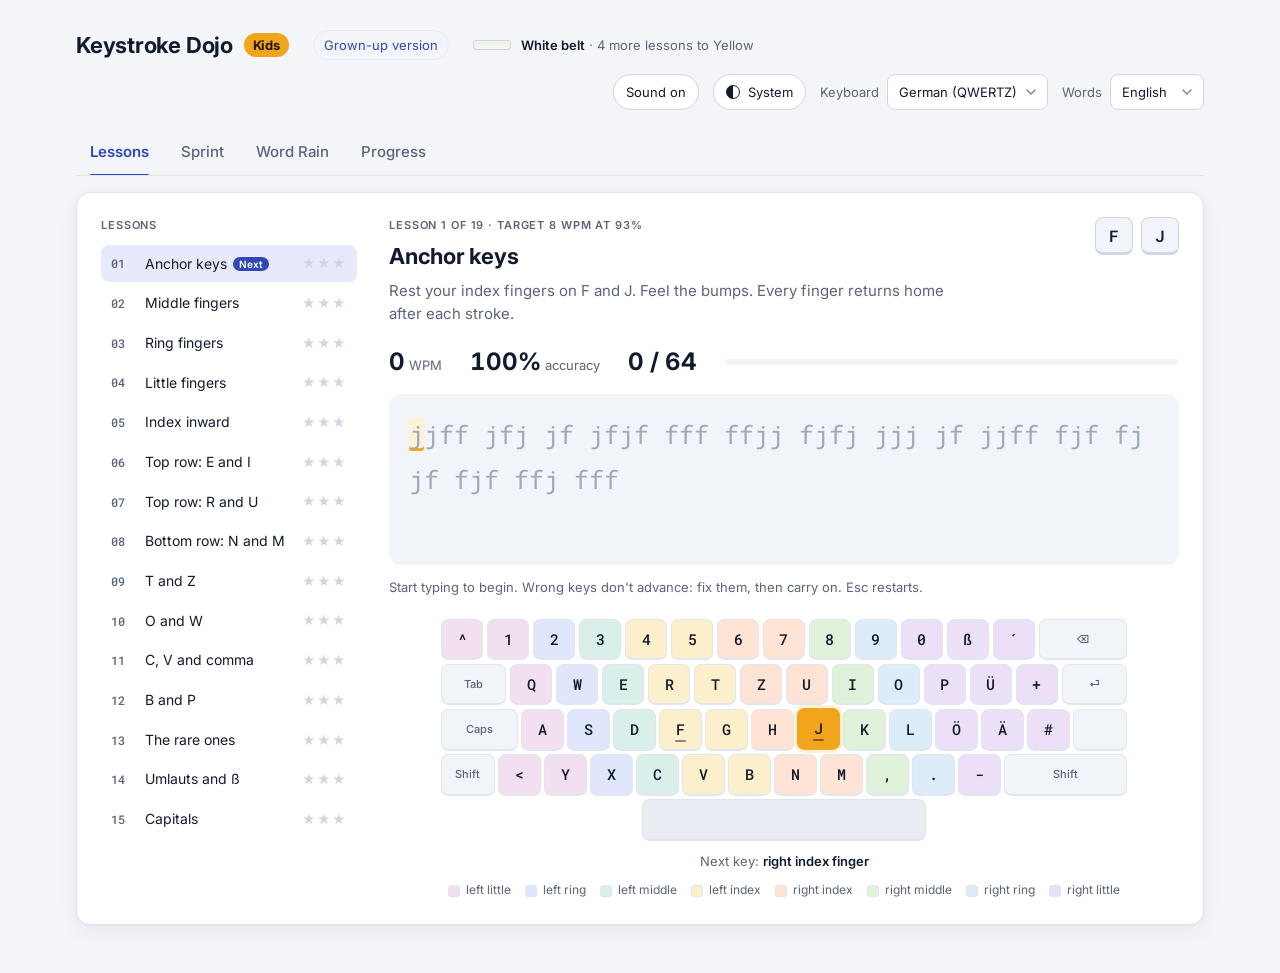
<file: kids.html>
<!doctype html>
<html lang="en">
<head>
<meta charset="utf-8">
<meta name="viewport" content="width=device-width, initial-scale=1">
<title>Keystroke Dojo Kids</title>
<link rel="stylesheet" href="style.css">
<link rel="manifest" href="manifest-kids.json">
<meta name="theme-color" content="#3047b8">
<link rel="apple-touch-icon" href="icons/icon-192.png">
<link rel="icon" type="image/png" href="icons/icon-192.png">
<script>try{const t=localStorage.getItem('keystroke-dojo-kids-theme');if(t&&t!=='system')document.documentElement.dataset.theme=t;}catch{}</script>
</head>
<body>
<div class="app">
  <header class="top">
    <h1>Keystroke Dojo <span class="kids-tag">Kids</span></h1>
    <a class="switch" href="./">Grown-up version</a>
    <div class="belt"><span class="swatch"></span><span><b id="beltName">White belt</b> · <span id="beltNext"></span></span></div>
    <div class="prefs">
      <button class="theme-toggle" id="soundBtn" type="button">Sound on</button>
      <button class="theme-toggle" id="themeBtn" type="button"><span class="dot"></span><span class="lbl">System</span></button>
      <label>Keyboard
        <select id="layoutSel"><option value="de">German (QWERTZ)</option><option value="us">English (QWERTY)</option></select>
      </label>
      <label>Words
        <select id="langSel"><option value="en">English</option><option value="de">Deutsch</option></select>
      </label>
    </div>
  </header>

  <nav class="tabs" role="tablist">
    <button data-view="dojo" role="tab">Lessons</button>
    <button data-view="sprint" role="tab">Sprint</button>
    <button data-view="rain" role="tab">Word Rain</button>
    <button data-view="progress" role="tab">Progress</button>
  </nav>

  <main>
    <section class="view" id="view-dojo">
      <div class="dojo">
        <aside class="ladder"><h2>Lessons</h2><ol id="ladder"></ol></aside>
        <div class="mat">
          <div class="mat-head">
            <div><p class="eyebrow" id="lessonEyebrow"></p><h2 id="lessonTitle"></h2><p class="hint" id="lessonHint"></p></div>
            <div class="newkeys" id="newKeys"></div>
          </div>
          <div class="live" id="dojoLive"></div>
          <div class="stage"><div class="text" id="dojoText"><div class="inner"></div></div><div class="result" id="dojoResult" hidden></div></div>
          <p class="help">Start typing to begin. Wrong keys don't advance: fix them, then carry on. Esc restarts.</p>
          <div class="kbd-wrap" id="dojoKbd"></div>
          <p class="finger-hint" id="fingerHint"></p>
          <div class="legend" id="legend"></div>
        </div>
      </div>
    </section>

    <section class="view" id="view-sprint" hidden>
      <div class="seg" id="sprintDur">
        <button class="btn" data-dur="30">30 s</button><button class="btn" data-dur="60">60 s</button><button class="btn" data-dur="120">2 min</button>
      </div>
      <div class="live" id="sprintLive"></div>
      <div class="stage"><div class="text" id="sprintText"><div class="inner"></div></div><div class="result" id="sprintResult" hidden></div></div>
      <p class="help">The clock starts on your first key. Esc restarts.</p>
    </section>

    <section class="view" id="view-rain" hidden>
      <div class="hud" id="rainHud"></div>
      <div class="arena" id="arena">
        <div class="ground"></div>
        <div class="overlay" id="rainOverlay"></div>
      </div>
      <p class="help">Type a word's first letter to lock on, then finish it. Backspace drops the target. Esc pauses.</p>
      <div class="kbd-wrap" id="rainKbd"></div>
    </section>
    <section class="view" id="view-progress" hidden>
      <div class="tiles" id="tiles"></div>

      <div class="grid2">
        <div class="card">
          <h3>Speed</h3><p class="sub">Words per minute, last 30 runs</p>
          <div class="chart" id="chSpeed"></div>
        </div>
        <div class="card">
          <h3>Accuracy</h3><p class="sub">Correct keystrokes, last 30 runs</p>
          <div class="chart" id="chAcc"></div>
        </div>
      </div>

      <div class="grid2">
        <div class="card">
          <h3>Practice time</h3><p class="sub">Minutes per day, last 14 days</p>
          <div class="chart" id="chDays"></div>
          <div class="chart-legend"><span><i style="background:var(--accent)"></i>Goal met</span><span><i style="background:var(--bar-low)"></i>Below goal</span><span><i class="dash"></i>Daily goal</span></div>
          <div class="goal-row"><label for="goalSel">Daily goal</label>
            <select id="goalSel"><option value="5">5 min</option><option value="10">10 min</option><option value="15">15 min</option><option value="20">20 min</option><option value="30">30 min</option></select>
          </div>
        </div>
        <div class="card">
          <h3>Keys to work on</h3><p class="sub">Ranked by error rate and how slowly you hit them</p>
          <div id="weakList"></div>
          <button class="btn primary" id="drillBtn" type="button">Start focused drill</button>
        </div>
      </div>

      <div class="card" style="margin-bottom:16px">
        <h3>Error heatmap</h3><p class="sub">Each key coloured by how often you miss it. Dashed keys need more presses before they're rated.</p>
        <div class="kbd-wrap" id="heatKbd"></div>
        <p class="heat-detail" id="heatDetail">Hover a key for details.</p>
        <div class="heat-scale" id="heatScale"></div>
      </div>

      <div class="card" style="margin-bottom:16px">
        <h3>Recent runs</h3>
        <div class="table-wrap"><table id="recent"></table></div>
      </div>

      <div class="danger-row">
        <button class="btn" id="resetBtn" type="button">Erase all progress</button>
        <span id="resetConfirm" hidden>Erase lessons, stats and history? This can't be undone.
          <button class="btn danger" id="resetYes" type="button">Erase</button>
          <button class="btn" id="resetNo" type="button">Keep</button></span>
      </div>
    </section>
  </main>
</div>
<div class="toast" id="toast" hidden></div>

<script>
'use strict';
const $ = id => document.getElementById(id);
const rnd = n => Math.floor(Math.random() * n);
const pick = a => a[rnd(a.length)];
const round1 = n => Math.round(n * 10) / 10;
// Local calendar date (not UTC), so late-evening practice counts for the right day
const todayKey = (d = new Date()) => `${d.getFullYear()}-${String(d.getMonth() + 1).padStart(2, '0')}-${String(d.getDate()).padStart(2, '0')}`;

// ───────────────────────── 1. DATA (placeholders) ─────────────────────────
// Sprint pool (kids): adventure, animals, sport, games. German nouns keep their capital letter.
const WORDS = {
  en: ['animal', 'dragon', 'monster', 'rocket', 'planet', 'galaxy', 'castle', 'knight', 'wizard', 'pirate', 'treasure',
       'island', 'jungle', 'volcano', 'dinosaur', 'tiger', 'lion', 'shark', 'dolphin', 'eagle', 'falcon', 'panda',
       'penguin', 'giraffe', 'elephant', 'monkey', 'rabbit', 'puppy', 'kitten', 'horse', 'unicorn', 'football',
       'soccer', 'goal', 'player', 'team', 'coach', 'match', 'stadium', 'basketball', 'skateboard', 'bicycle',
       'swimming', 'racing', 'champion', 'medal', 'trophy', 'winner', 'level', 'gamer', 'controller', 'power', 'bonus',
       'secret', 'mission', 'quest', 'hero', 'adventure', 'explore', 'discover', 'journey', 'forest', 'mountain',
       'river', 'ocean', 'beach', 'summer', 'holiday', 'birthday', 'pizza', 'pancake', 'chocolate', 'popcorn',
       'banana', 'robot', 'laser', 'spaceship', 'astronaut', 'comet', 'meteor', 'thunder', 'lightning', 'rainbow',
       'magic', 'potion', 'spell', 'shield', 'armor', 'map', 'compass', 'camp', 'tent', 'campfire', 'friends',
       'laugh', 'jump', 'climb', 'sprint', 'dodge', 'catch', 'throw', 'kick', 'score', 'puzzle', 'riddle', 'maze',
       'ninja', 'detective', 'mystery', 'clue', 'invent', 'build', 'create', 'draw', 'music', 'guitar', 'drums', 'dance'],
  de: ['Abenteuer', 'Drache', 'Monster', 'Rakete', 'Planet', 'Galaxie', 'Burg', 'Ritter', 'Zauberer', 'Pirat',
       'Schatz', 'Insel', 'Dschungel', 'Vulkan', 'Dinosaurier', 'Tiger', 'Löwe', 'Hai', 'Delfin', 'Adler', 'Falke',
       'Panda', 'Pinguin', 'Giraffe', 'Elefant', 'Affe', 'Hase', 'Hund', 'Katze', 'Pferd', 'Einhorn', 'Fußball', 'Tor',
       'Spieler', 'Mannschaft', 'Trainer', 'Spiel', 'Stadion', 'Basketball', 'Skateboard', 'Fahrrad', 'schwimmen',
       'Rennen', 'Meister', 'Medaille', 'Pokal', 'Sieger', 'Level', 'Bonus', 'Geheimnis', 'Mission', 'Held',
       'entdecken', 'erforschen', 'Reise', 'Wald', 'Berg', 'Fluss', 'Meer', 'Strand', 'Sommer', 'Ferien', 'Geburtstag',
       'Pizza', 'Pfannkuchen', 'Schokolade', 'Popcorn', 'Banane', 'Roboter', 'Laser', 'Raumschiff', 'Astronaut',
       'Komet', 'Donner', 'Blitz', 'Regenbogen', 'Zauber', 'Trank', 'Schild', 'Rüstung', 'Karte', 'Kompass', 'Zelt',
       'Lagerfeuer', 'Freunde', 'lachen', 'springen', 'klettern', 'rennen', 'ausweichen', 'fangen', 'werfen', 'kicken',
       'Rätsel', 'Labyrinth', 'Ninja', 'Detektiv', 'Hinweis', 'erfinden', 'bauen', 'malen', 'Musik', 'Gitarre',
       'Schlagzeug', 'tanzen']
};
// Word Rain pool (kids): lowercase, 3–7 letters
const RAIN_WORDS = {
  en: ['dragon', 'tiger', 'lion', 'shark', 'eagle', 'wolf', 'fox', 'owl', 'bear', 'panda', 'frog', 'snake', 'bat',
       'robot', 'rocket', 'laser', 'comet', 'star', 'moon', 'mars', 'ninja', 'knight', 'wizard', 'pirate', 'hero',
       'quest', 'coin', 'gem', 'gold', 'key', 'map', 'chest', 'shield', 'magic', 'spell', 'potion', 'castle', 'cave',
       'jump', 'dash', 'dodge', 'kick', 'goal', 'score', 'level', 'boss', 'bonus', 'combo', 'zap', 'boom', 'pow',
       'zoom', 'slime', 'ghost', 'alien', 'pizza', 'candy', 'cookie', 'skate', 'surf', 'race', 'win', 'epic', 'turbo',
       'power', 'blast'],
  de: ['drache', 'tiger', 'löwe', 'hai', 'adler', 'wolf', 'fuchs', 'eule', 'bär', 'panda', 'frosch', 'roboter',
       'rakete', 'laser', 'komet', 'stern', 'mond', 'mars', 'ninja', 'ritter', 'pirat', 'held', 'schatz', 'münze',
       'gold', 'karte', 'truhe', 'schild', 'zauber', 'trank', 'burg', 'höhle', 'sprung', 'tor', 'punkte', 'level',
       'boss', 'bonus', 'blitz', 'knall', 'alien', 'geist', 'pizza', 'keks', 'rennen', 'sieg', 'turbo', 'kraft',
       'monster', 'delfin', 'pony', 'affe', 'hase']
};

// ───────────────────────── 2. STATE + STORAGE ─────────────────────────
const Store = {
  key: 'keystroke-dojo-kids',          // separate from the grown-up version
  defaults: () => ({ layout: 'de', layoutManual: false, lang: 'en', sprintDur: 60, lesson: 0, rainGuide: true, goal: 10, sound: true,
                     lessons: {}, keyStats: {}, history: [], daily: {}, sprintBest: 0, rainBest: 0 }),
  load()  { try { return { ...this.defaults(), ...JSON.parse(localStorage.getItem(this.key)) }; } catch { return this.defaults(); } },
  save(s) { try { localStorage.setItem(this.key, JSON.stringify(s)); } catch {} }
};
let state = Store.load();

// ───────────────────────── SOUND (Web Audio, generated at runtime) ─────────────────────────
// No audio files: every effect is built from oscillators and a noise buffer, so it works offline.
// Browsers only allow audio after a user gesture; the first key press or click unlocks it.
const Sound = {
  ctx: null, master: null, noise: null,

  get on() { return state.sound !== false; },
  toggle() { state.sound = !this.on; Store.save(state); return this.on; },

  ensure() {
    if (!this.ctx) {
      const AC = window.AudioContext || window.webkitAudioContext;
      if (!AC) return null;
      this.ctx = new AC({ latencyHint: 'interactive' });
      this.master = this.ctx.createGain();
      this.master.gain.value = 0.5;
      this.master.connect(this.ctx.destination);
      // 1 second of white noise, reused by tick and pop
      const len = this.ctx.sampleRate;
      this.noise = this.ctx.createBuffer(1, len, this.ctx.sampleRate);
      const d = this.noise.getChannelData(0);
      for (let i = 0; i < len; i++) d[i] = Math.random() * 2 - 1;
    }
    if (this.ctx.state === 'suspended') this.ctx.resume();
    return this.ctx;
  },

  // helpers
  env(gainNode, t, peak, attack, decay) {
    gainNode.gain.setValueAtTime(0.0001, t);
    gainNode.gain.exponentialRampToValueAtTime(peak, t + attack);
    gainNode.gain.exponentialRampToValueAtTime(0.0001, t + attack + decay);
  },
  tone(type, f0, f1, t, dur, peak) {
    const o = this.ctx.createOscillator(), g = this.ctx.createGain();
    o.type = type;
    o.frequency.setValueAtTime(f0, t);
    if (f1 !== f0) o.frequency.exponentialRampToValueAtTime(f1, t + dur);
    this.env(g, t, peak, 0.005, dur);
    o.connect(g).connect(this.master);
    o.start(t); o.stop(t + dur + 0.05);
  },
  burst(filterType, freq, q, t, dur, peak) {
    const s = this.ctx.createBufferSource(), f = this.ctx.createBiquadFilter(), g = this.ctx.createGain();
    s.buffer = this.noise;
    f.type = filterType; f.frequency.value = freq; f.Q.value = q;
    this.env(g, t, peak, 0.001, dur);
    s.connect(f).connect(g).connect(this.master);
    s.start(t, Math.random() * 0.5); s.stop(t + dur + 0.02);
  },

  // Correct key: mechanical click (filtered noise snap + tiny body thump), ~30 ms
  tick() {
    if (!this.on || !this.ensure()) return;
    const t = this.ctx.currentTime;
    this.burst('bandpass', 3200 + Math.random() * 600, 1.2, t, 0.025, 0.35);
    this.tone('sine', 180, 120, t, 0.03, 0.12);
  },

  // Wrong key: descending "boing" with a slight wobble
  error() {
    if (!this.on || !this.ensure()) return;
    const t = this.ctx.currentTime;
    const o = this.ctx.createOscillator(), g = this.ctx.createGain(), lfo = this.ctx.createOscillator(), lfoGain = this.ctx.createGain();
    o.type = 'triangle';
    o.frequency.setValueAtTime(420, t);
    o.frequency.exponentialRampToValueAtTime(110, t + 0.22);
    lfo.frequency.value = 28; lfoGain.gain.value = 18;          // wobble depth in Hz
    lfo.connect(lfoGain).connect(o.frequency);
    this.env(g, t, 0.3, 0.005, 0.24);
    o.connect(g).connect(this.master);
    o.start(t); lfo.start(t); o.stop(t + 0.3); lfo.stop(t + 0.3);
  },

  // Word Rain clear: bright noise crack + upward sine chirp
  pop() {
    if (!this.on || !this.ensure()) return;
    const t = this.ctx.currentTime;
    this.burst('highpass', 2500, 0.7, t, 0.06, 0.4);
    this.tone('sine', 700, 1900, t, 0.09, 0.3);
    this.tone('square', 1400, 2800, t + 0.02, 0.05, 0.06);
  },

  // Lesson passed / new high score: ascending retro arpeggio C–E–G–C with a held top note
  fanfare() {
    if (!this.on || !this.ensure()) return;
    const t = this.ctx.currentTime;
    [523.25, 659.25, 783.99].forEach((f, i) => this.tone('square', f, f, t + i * 0.09, 0.12, 0.12));
    this.tone('square', 1046.5, 1046.5, t + 0.27, 0.45, 0.14);
    this.tone('triangle', 1046.5, 1046.5, t + 0.27, 0.5, 0.18);
    this.tone('sine', 2093, 2093, t + 0.27, 0.35, 0.05);       // sparkle on top
  }
};


// ───────────────────────── CONFETTI (canvas, removes itself) ─────────────────────────
function confetti({ count = 160, duration = 2600 } = {}) {
  if (matchMedia('(prefers-reduced-motion: reduce)').matches) count = 30;
  const cvs = document.createElement('canvas');
  cvs.setAttribute('aria-hidden', 'true');
  Object.assign(cvs.style, { position: 'fixed', inset: '0', width: '100%', height: '100%', pointerEvents: 'none', zIndex: 9999 });
  document.body.append(cvs);
  const dpr = Math.min(2, window.devicePixelRatio || 1);
  const W = cvs.width = innerWidth * dpr, H = cvs.height = innerHeight * dpr;
  const ctx = cvs.getContext('2d');
  const colors = ['#f2c230', '#ee8a2a', '#3ba35b', '#2f6fd6', '#e0457b', '#8f5bd6', '#20b2c4'];

  // two cannons, bottom-left and bottom-right, firing up and inward
  const parts = Array.from({ length: count }, (_, i) => {
    const left = i % 2 === 0;
    const angle = (left ? -60 : -120) * Math.PI / 180 + (Math.random() - 0.5) * 0.7;
    const speed = (14 + Math.random() * 12) * dpr;
    return {
      x: left ? 0 : W, y: H * 0.9,
      vx: Math.cos(angle) * speed, vy: Math.sin(angle) * speed,
      size: (6 + Math.random() * 8) * dpr,
      rot: Math.random() * Math.PI, spin: (Math.random() - 0.5) * 0.3,
      tilt: Math.random() * Math.PI, tiltSpeed: 0.05 + Math.random() * 0.1,
      shape: ['rect', 'circle', 'tri'][i % 3],
      color: colors[i % colors.length]
    };
  });

  const start = performance.now();
  const frame = now => {
    const t = now - start;
    ctx.clearRect(0, 0, W, H);
    ctx.globalAlpha = Math.min(1, Math.max(0, 1 - (t - duration * 0.7) / (duration * 0.3)));   // fade out at the end
    for (const p of parts) {
      p.vy += 0.35 * dpr;            // gravity
      p.vx *= 0.99; p.vy *= 0.99;    // air drag
      p.x += p.vx; p.y += p.vy;
      p.rot += p.spin; p.tilt += p.tiltSpeed;
      const sx = Math.cos(p.tilt);   // flutter: shapes flip as they fall
      ctx.save();
      ctx.translate(p.x, p.y); ctx.rotate(p.rot); ctx.scale(sx, 1);
      ctx.fillStyle = p.color;
      if (p.shape === 'rect') ctx.fillRect(-p.size / 2, -p.size / 4, p.size, p.size / 2);
      else if (p.shape === 'circle') { ctx.beginPath(); ctx.arc(0, 0, p.size / 3, 0, Math.PI * 2); ctx.fill(); }
      else { ctx.beginPath(); ctx.moveTo(0, -p.size / 2); ctx.lineTo(p.size / 2, p.size / 2); ctx.lineTo(-p.size / 2, p.size / 2); ctx.fill(); }
      ctx.restore();
    }
    if (t < duration) requestAnimationFrame(frame); else cvs.remove();
  };
  requestAnimationFrame(frame);
}


function recordRun(mode, r, extra = {}) {
  if (r.chars < 10) return;
  for (const [ch, s] of Object.entries(r.keys)) {
    const k = keyIdFor(ch), t = state.keyStats[k] || (state.keyStats[k] = { n: 0, e: 0, ms: 0, c: 0 });
    t.n += s.n; t.e += s.e; t.ms += s.ms; t.c += s.c;
  }
  const day = todayKey();
  state.daily[day] = (state.daily[day] || 0) + Math.round(r.secs);
  state.history.push({ t: Date.now(), m: mode, w: round1(r.wpm), a: round1(r.acc), s: Math.round(r.secs), ...extra });
  if (state.history.length > 300) state.history.splice(0, state.history.length - 300);
  Store.save(state);
}

// ───────────────────────── 3. KEYBOARD LAYOUTS ─────────────────────────
// Each row is 15 key-units wide. Strings are typing keys; objects are modifiers or wide keys.
const M = (label, w, id) => ({ mod: true, label, w, id });
const LAYOUTS = {
  de: {
    name: 'QWERTZ',
    rows: [
      [...'^1234567890ß´', M('⌫', 2)],
      [M('Tab', 1.5), ...'qwertzuiopü+', M('⏎', 1.5)],
      [M('Caps', 1.75), ...'asdfghjklöä#', M('', 1.25)],
      [M('Shift', 1.25, 'shiftL'), ...'<yxcvbnm,.-', M('Shift', 2.75, 'shiftR')]
    ],
    shifted: { '!':'1', '"':'2', '§':'3', '$':'4', '%':'5', '&':'6', '/':'7', '(':'8', ')':'9', '=':'0',
               '?':'ß', '*':'+', "'":'#', '>':'<', ';':',', ':':'.', '_':'-', '°':'^', '`':'´' }
  },
  us: {
    name: 'QWERTY',
    rows: [
      [...'`1234567890-=', M('⌫', 2)],
      [M('Tab', 1.5), ...'qwertyuiop[]', { key: '\\', w: 1.5 }],
      [M('Caps', 1.75), ..."asdfghjkl;'", M('⏎', 2.25)],
      [M('Shift', 2.25, 'shiftL'), ...'zxcvbnm,./', M('Shift', 2.75, 'shiftR')]
    ],
    shifted: { '~':'`', '!':'1', '@':'2', '#':'3', '$':'4', '%':'5', '^':'6', '&':'7', '*':'8', '(':'9', ')':'0',
               '_':'-', '+':'=', '{':'[', '}':']', '|':'\\', ':':';', '"':"'", '<':',', '>':'.', '?':'/' }
  }
};
// Base key set per layout, for lookups
for (const L of Object.values(LAYOUTS)) {
  L.keys = new Set([' ']);
  L.rows.flat().forEach(k => { if (typeof k === 'string') L.keys.add(k); else if (k.key) L.keys.add(k.key); });
}

// Finger for the n-th typing key of a row. Column 0 = the Q/A column.
const FINGER_COLS = ['lp', 'lr', 'lm', 'li', 'li', 'ri', 'ri', 'rm', 'rr', 'rp'];
function fingerFor(row, n, layout) {
  let c = n;
  if (row === 0) c = n - 1;                          // number row starts one key left of Q
  if (row === 3 && layout === 'de') c = n - 1;       // German '<' key sits left of Y
  return c < 0 ? 'lp' : c > 9 ? 'rp' : FINGER_COLS[c];
}
const FINGER_NAMES = { lp: 'left little finger', lr: 'left ring finger', lm: 'left middle finger', li: 'left index finger',
                       ri: 'right index finger', rm: 'right middle finger', rr: 'right ring finger', rp: 'right little finger', th: 'either thumb' };

// Which physical key (and whether Shift) produces a character on the active layout
function charToKey(ch, layout = state.layout) {
  const L = LAYOUTS[layout];
  if (L.keys.has(ch)) return { key: ch, shift: false };
  const lower = ch.toLowerCase();
  if (lower !== ch && L.keys.has(lower)) return { key: lower, shift: true };
  if (L.shifted[ch]) return { key: L.shifted[ch], shift: true };
  return null;
}
const keyIdFor = ch => charToKey(ch)?.key ?? ch.toLowerCase();

// ───────────────────────── 4. ON-SCREEN KEYBOARD ─────────────────────────
class Keyboard {
  constructor(el, { onFinger } = {}) { this.el = el; this.onFinger = onFinger; this.lit = []; }

  render(layout = state.layout) {
    this.layout = layout;
    this.map = new Map();
    const kbd = document.createElement('div');
    kbd.className = 'kbd';
    kbd.setAttribute('aria-hidden', 'true');
    LAYOUTS[layout].rows.forEach((row, r) => {
      const rowEl = document.createElement('div');
      rowEl.className = 'krow';
      let n = 0;
      for (const item of row) {
        const k = document.createElement('div');
        if (item.mod) {
          k.className = 'key mod';
          k.textContent = item.label;
          k.style.setProperty('--w', item.w);
          if (item.id) this[item.id] = k;
        } else {
          const ch = typeof item === 'string' ? item : item.key;
          const f = fingerFor(r, n++, layout);
          k.className = `key f-${f}`;
          k.dataset.f = f;
          k.textContent = ch === 'ß' ? 'ß' : ch.toUpperCase();
          k.style.setProperty('--w', item.w || 1);
          if (ch === 'f' || ch === 'j') k.classList.add('home');
          this.map.set(ch, k);
        }
        rowEl.append(k);
      }
      kbd.append(rowEl);
    });
    const spaceRow = document.createElement('div');
    spaceRow.className = 'krow space-row';
    const space = document.createElement('div');
    space.className = 'key f-th';
    space.dataset.f = 'th';
    space.style.setProperty('--w', 6.25);
    this.map.set(' ', space);
    spaceRow.append(space);
    kbd.append(spaceRow);
    this.el.replaceChildren(kbd);
    this.lit = [];
  }

  // Light up the key for the next character, plus the opposite-hand Shift when needed
  setNext(ch) {
    this.lit.forEach(k => k.classList.remove('next'));
    this.lit = [];
    const m = ch == null ? null : charToKey(ch, this.layout);
    const k = m && this.map.get(m.key);
    if (!k) { this.onFinger?.(null); return; }
    k.classList.add('next');
    this.lit.push(k);
    if (m.shift) {
      const shiftKey = k.dataset.f[0] === 'l' ? this.shiftR : this.shiftL;
      shiftKey.classList.add('next');
      this.lit.push(shiftKey);
    }
    this.onFinger?.(k.dataset.f, m.shift);
  }

  // Colour each key by its recorded error rate; keys with too few presses are shown dashed
  heat(stats, onHover) {
    this.el.querySelector('.kbd').classList.add('heat');
    for (const [k, el] of this.map) {
      const s = stats[k];
      el.classList.remove('nodata', 'hot');
      el._info = { k, s };
      if (!s || s.n + s.e < MIN_ATTEMPTS) { el.classList.add('nodata'); el.style.removeProperty('--h'); continue; }
      const b = heatBucket(errRate(s));
      el.style.setProperty('--h', HEAT_MIX[b] + '%');
      if (b >= 3) el.classList.add('hot');
    }
    this.el.onmouseover = e => { const key = e.target.closest('.key'); onHover(key?._info || null); };
    this.el.onmouseleave = () => onHover(null);
  }

  flash(ch, ok) {
    const m = charToKey(ch, this.layout), k = m && this.map.get(m.key);
    if (!k) return;
    const cls = ok ? 'hit-ok' : 'hit-bad';
    k.classList.remove('hit-ok', 'hit-bad'); void k.offsetWidth; k.classList.add(cls);
    clearTimeout(k._t); k._t = setTimeout(() => k.classList.remove(cls), 160);
  }
}

// ───────────────────────── 5. LESSONS + PROGRESSION ─────────────────────────
// A value given as {de, us} depends on the keyboard layout; {en, de} depends on the word language.
const LESSONS = [
  { title: 'Anchor keys', keys: 'fj', target: 8,
    hint: 'Rest your index fingers on F and J. Feel the bumps. Every finger returns home after each stroke.',
    words: ['fff', 'jjj', 'fjf', 'jfj', 'ffj', 'jjf', 'fj', 'jf', 'fjjf', 'jffj', 'ffjj', 'jjff', 'fjfj', 'jfjf'] },
  { title: 'Middle fingers', keys: 'dk', target: 9,
    hint: 'Middle fingers rest on D and K. Keep wrists relaxed and hovering.',
    words: ['ddd', 'kkk', 'dkd', 'kdk', 'dfd', 'kjk', 'fdf', 'jkj', 'dfk', 'kjd', 'fdjk', 'jkfd', 'dkfj', 'kdjf', 'ddkk', 'fdk', 'jdk'] },
  { title: 'Ring fingers', keys: 'sl', target: 10,
    hint: 'Ring fingers rest on S and L. Thumbs tap the space bar.',
    words: ['sss', 'lll', 'sls', 'lsl', 'sds', 'lkl', 'sdf', 'lkj', 'fds', 'jkl', 'sdfj', 'lkjf', 'sldk', 'dsl', 'ksl', 'flsk', 'jdsl', 'slsl'] },
  { title: 'Little fingers', keys: { de: 'aö', us: 'a;' }, target: 10,
    hint: 'Little fingers complete the home row. All eight fingers now have a home.',
    words: {
      de: ['aöa', 'öaö', 'aaö', 'ööa', 'aöl', 'söa', 'fjöa', 'dsaö', 'öl', 'öls',
           'as', 'ad', 'add', 'all', 'ask', 'dad', 'fad', 'fall', 'falls', 'flask', 'lad', 'lass', 'sad', 'salad', 'salsa', 'alas',
           'das', 'dass', 'als', 'fass', 'kalk', 'saal', 'aal', 'las', 'skala'],
      us: ['a;a', ';a;', 'aa;', ';;a', 'l;l', 'k;k', 'as;', 'ask;', 'sad;', 'fall;',
           'as', 'ad', 'add', 'all', 'ask', 'dad', 'fad', 'fall', 'falls', 'flask', 'lad', 'lass', 'sad', 'salad', 'salsa', 'alas',
           'das', 'dass', 'als', 'fass', 'kalk', 'saal', 'aal', 'las', 'skala'] } },
  { title: 'Index inward', keys: 'gh', target: 11,
    hint: 'Index fingers slide one key toward the centre, then spring back.',
    words: {
      en: ['ghg', 'hgh', 'fgf', 'jhj', 'fgj', 'jhf', 'dgh', 'khg', 'ghgh',
           'has', 'had', 'gas', 'glad', 'flag', 'flags', 'flash', 'dash', 'hall', 'half', 'shall', 'lash', 'ash', 'aha', 'lag', 'sag', 'gala', 'hash'],
      de: ['ghg', 'hgh', 'fgf', 'jhj', 'fgj', 'jhf', 'dgh', 'khg', 'ghgh',
           'hals', 'glas', 'gas', 'lag', 'sag', 'sah', 'kahl', 'jagd', 'aha', 'das', 'fall', 'hall'] } },
  { title: 'Top row: E and I', keys: 'ei', target: 12,
    hint: 'Middle fingers reach up. Keep the others anchored.',
    words: {
      en: ['eie', 'iei', 'ded', 'kik', 'dei', 'kie', 'fel', 'jil',
           'side', 'said', 'idea', 'file', 'field', 'like', 'life', 'self', 'desk', 'deal', 'lead', 'head', 'held', 'fish',
           'dish', 'high', 'kid', 'lake', 'shake', 'skill', 'hike', 'feel', 'seek', 'she', 'his', 'hide', 'glide', 'edge'],
      de: ['eie', 'iei', 'ded', 'kik', 'dei', 'kie', 'fel', 'jil',
           'die', 'sie', 'dies', 'eis', 'leise', 'lied', 'sieg', 'seil', 'heil', 'held', 'feld', 'fels', 'geld', 'idee',
           'elf', 'alle', 'halle', 'egal', 'hagel', 'kegel', 'klee', 'jede', 'kies', 'essig', 'see', 'fiel', 'öde', 'ölig', 'höfe'] } },
  { title: 'Top row: R and U', keys: 'ru', target: 13,
    hint: 'Index fingers reach up and slightly left.',
    words: {
      en: ['rur', 'uru', 'frf', 'juj', 'fru', 'jur', 'rkr', 'ulu', 'urfu',
           'rule', 'rude', 'rush', 'sure', 'user', 'fur', 'her', 'here', 'hire', 'dear', 'rise', 'ride', 'rug', 'red',
           'read', 'real', 'far', 'are', 'hear', 'share', 'fresh', 'free', 'fire', 'sugar', 'guard', 'large', 'fear'],
      de: ['rur', 'uru', 'frf', 'juj', 'fru', 'jur', 'rkr', 'ulu', 'urfu',
           'rad', 'ruhe', 'ruf', 'rede', 'reise', 'reis', 'rief', 'frage', 'frau', 'frei', 'freude', 'feuer', 'euer',
           'dauer', 'auge', 'haus', 'raus', 'kurs', 'ufer', 'uhr', 'lauf', 'kauf', 'juli', 'gurke', 'höre', 'röhre'] } },
  { title: 'Bottom row: N and M', keys: 'nm', target: 14,
    hint: 'Right index curls down. Return to J straight away.',
    words: {
      en: ['nmn', 'mnm', 'jnj', 'jmj', 'nmj', 'mjn', 'hnm', 'unm', 'nnmm',
           'man', 'men', 'name', 'mind', 'main', 'mean', 'need', 'near', 'nine', 'line', 'mine', 'fine', 'run', 'sun',
           'fun', 'hand', 'land', 'sand', 'small', 'smile', 'human', 'dream', 'summer', 'animal', 'finish', 'mail'],
      de: ['nmn', 'mnm', 'jnj', 'jmj', 'nmj', 'mjn', 'hnm', 'unm', 'nnmm',
           'und', 'um', 'im', 'in', 'an', 'mann', 'name', 'nun', 'nein', 'neun', 'mein', 'dein', 'nie', 'nase', 'mund',
           'immer', 'nehmen', 'nur', 'uns', 'ende', 'himmel', 'maus', 'mal', 'damals', 'kinder', 'nahe', 'hören', 'können', 'mögen'] } },
  { title: { de: 'T and Z', us: 'T and Y' }, keys: { de: 'tz', us: 'ty' }, target: 15,
    hint: 'Index fingers stretch up to the centre of the keyboard.',
    words: {
      de: {
        en: ['tzt', 'ztz', 'ftf', 'jzj', 'rtz', 'tzu', 'ftzj', 'zjz',
             'the', 'that', 'than', 'then', 'time', 'tree', 'test', 'true', 'start', 'three', 'until', 'little', 'matter',
             'sit', 'get', 'hit', 'just', 'must', 'first', 'last', 'size', 'maze', 'haze', 'gaze', 'zeal', 'dazzle'],
        de: ['tzt', 'ztz', 'ftf', 'jzj', 'rtz', 'tzu', 'ftzj', 'zjz',
             'zeit', 'zu', 'zum', 'zur', 'ziel', 'zahl', 'zahn', 'satz', 'sitz', 'salz', 'herz', 'jetzt', 'ganz', 'kurz',
             'netz', 'tanz', 'zelt', 'zug', 'tag', 'tee', 'tier', 'mut', 'gut', 'gast', 'rat', 'stern', 'stadt', 'nett'] },
      us: {
        en: ['tyt', 'yty', 'ftf', 'jyj', 'ryt', 'tyu', 'ftyj', 'yjy',
             'the', 'that', 'then', 'time', 'tree', 'test', 'true', 'start', 'three', 'until', 'little', 'sit', 'get',
             'just', 'must', 'first', 'yes', 'yet', 'year', 'say', 'day', 'may', 'stay', 'they', 'try', 'many', 'easy', 'style', 'yard'],
        de: ['tyt', 'yty', 'ftf', 'jyj', 'ryt', 'tyu', 'ftyj', 'yjy',
             'tag', 'tee', 'tier', 'mut', 'gut', 'gast', 'rat', 'rest', 'stern', 'stadt', 'hut', 'nett', 'tante', 'mittag',
             'ernte', 'hymne', 'analyse', 'system', 'gymnasium', 'asyl'] } } },
  { title: 'O and W', keys: 'ow', target: 16,
    hint: 'Ring fingers reach up. This one takes a few rounds.',
    words: {
      en: ['owo', 'wow', 'lol', 'sws', 'owl', 'wol', 'sow', 'lwo', 'owsl',
           'own', 'work', 'word', 'world', 'who', 'how', 'now', 'show', 'slow', 'window', 'wonder', 'follow', 'flower',
           'two', 'well', 'west', 'water', 'sweet', 'other', 'mother', 'more', 'store', 'often', 'home', 'root'],
      de: ['owo', 'wow', 'lol', 'sws', 'owl', 'wol', 'sow', 'lwo', 'owsl',
           'wo', 'wer', 'wie', 'was', 'weg', 'wort', 'welt', 'wald', 'wolke', 'wohl', 'wohnen', 'ohne', 'oder', 'ort',
           'rot', 'tor', 'motor', 'onkel', 'morgen', 'sonne', 'sofort', 'wasser', 'wetter', 'wind', 'wunder', 'löwe', 'wörter'] } },
  { title: 'C, V and comma', keys: 'cv,', target: 16,
    hint: 'Left middle and index curl down; right middle finger types the comma.',
    words: {
      en: ['cdc', 'dcd', 'vfv', 'fvf', 'k,k', 'cv,', 'vc,', 'd,c',
           'can', 'car', 'call', 'care', 'case', 'cold', 'come', 'could', 'cover', 'voice', 'vote', 'have', 'give', 'live',
           'love', 'five', 'move', 'even', 'over', 'never', 'river', 'value', 'visit', 'video', 'check', 'once', 'nice',
           'and,', 'so,', 'well,', 'now,'],
      de: ['cdc', 'dcd', 'vfv', 'fvf', 'k,k', 'cv,', 'vc,', 'd,c',
           'auch', 'noch', 'doch', 'ich', 'mich', 'sich', 'nicht', 'schule', 'schnell', 'acht', 'nacht', 'licht', 'recht',
           'woche', 'vier', 'viel', 'vor', 'von', 'voll', 'vater', 'vogel', 'vase', 'nerv', 'aktiv', 'kurve', 'klavier',
           'ja,', 'nun,', 'also,', 'doch,'] } },
  { title: 'B and P', keys: 'bp', target: 17,
    hint: 'B is a long reach for the left index. P belongs to the right little finger.',
    words: {
      en: ['bfb', 'fbf', 'pop', 'plp', 'bpb', 'pbp', 'bvb', 'fbj',
           'back', 'bank', 'black', 'blue', 'book', 'both', 'break', 'bring', 'but', 'about', 'best', 'better', 'big',
           'board', 'problem', 'people', 'place', 'plan', 'point', 'part', 'paper', 'open', 'help', 'keep', 'stop', 'up',
           'simple', 'public', 'number', 'job'],
      de: ['bfb', 'fbf', 'pop', 'plp', 'bpb', 'pbp', 'bvb', 'fbj',
           'aber', 'bald', 'bei', 'berg', 'bett', 'bild', 'bis', 'bitte', 'blau', 'blume', 'boot', 'brief', 'brot', 'buch',
           'bus', 'papier', 'park', 'person', 'plan', 'post', 'preis', 'problem', 'pause', 'apfel', 'april', 'lampe',
           'oben', 'leben', 'liebe', 'haupt', 'kopf', 'möbel'] } },
  { title: 'The rare ones', keys: { de: 'xqy.', us: 'xqz.' }, target: 16,
    hint: 'Rare letters, but a sure hand on them separates good typists from fast ones.',
    words: {
      en: ['xsx', 'qaq', 'yay', 'zaz', 'l.l', 'xq.', 'zyx', 'qxy',
           'box', 'fix', 'mix', 'six', 'next', 'text', 'taxi', 'exit', 'extra', 'example', 'exact', 'quick', 'quiet',
           'quite', 'quiz', 'queen', 'question', 'equal', 'quality', 'square', 'zero', 'size', 'zone', 'crazy', 'lazy',
           'zoo', 'jazz', 'puzzle', 'yes', 'you', 'year', 'every', 'done.', 'yes.', 'next.', 'fix.'],
      de: ['xsx', 'qaq', 'yay', 'zaz', 'l.l', 'xq.', 'zyx', 'qxy',
           'text', 'taxi', 'axt', 'hexe', 'mix', 'boxen', 'exakt', 'extra', 'lexikon', 'quelle', 'qual', 'quer', 'quiz',
           'aquarium', 'bequem', 'quark', 'typ', 'system', 'gymnasium', 'hymne', 'analyse', 'handy', 'party', 'hobby',
           'baby', 'pony', 'yoga', 'ja.', 'gut.', 'ende.', 'fertig.'] } },
  { title: { de: 'Umlauts and ß', us: 'Apostrophe' }, keys: { de: 'üäß', us: "'" }, target: 16,
    hint: { de: 'The right little finger works the umlauts and ß.', us: 'The right little finger types the apostrophe.' },
    words: {
      de: ['üöü', 'äöä', 'ßäß', 'püp', 'äla', 'üäö', 'ßöß', 'ä', 'ü',
           'über', 'für', 'tür', 'müde', 'früh', 'grün', 'kühl', 'glück', 'brücke', 'fühlen', 'müssen', 'würde', 'zurück',
           'natürlich', 'später', 'käse', 'mädchen', 'länder', 'ähnlich', 'ändern', 'wählen', 'zählen', 'nämlich', 'bär',
           'straße', 'groß', 'fuß', 'heiß', 'weiß', 'süß', 'spaß', 'grüße', 'größe', 'außen', 'gemäß'],
      us: {
        en: ["a'a", "l'l", ";';", "'s", "n't", "s's",
             "don't", "it's", "can't", "isn't", "you're", "that's", "what's", "let's", "we're", "they're", "doesn't",
             "won't", "didn't", "here's", "there's", "o'clock"],
        de: ["a'a", "l'l", ";';", "'s", "n't", "s's",
             "geht's", "gibt's", "war's", "ist's", "hab'", "mach's", "sag's", "nimm's", "wie's", "so's"] } } },
  { title: 'Capitals', keys: '⇧', target: 16,
    hint: 'Hold Shift with the little finger of the opposite hand, then strike the letter.',
    words: {
      en: ['Fj', 'Jf', 'Dk', 'Kd', 'Sl', 'Ls', 'Aa', 'Hg',
           'Max', 'Mia', 'Leo', 'Emma', 'Tiger', 'Dragon', 'Captain', 'Ninja', 'Wizard', 'Saturday', 'Summer',
           'Africa', 'Amazon', 'Jupiter', 'Mars', 'Atlantis', 'Pluto', 'Arctic', 'Everest', 'Sahara'],
      de: ['Fj', 'Jf', 'Dk', 'Kd', 'Sl', 'Ls', 'Aa', 'Hg',
           'Drache', 'Ritter', 'Burg', 'Schatz', 'Pirat', 'Insel', 'Tiger', 'Delfin', 'Pferd', 'Hund', 'Katze',
           'Fußball', 'Tor', 'Spiel', 'Held', 'Zauberer', 'Rakete', 'Planet', 'Samstag', 'Ferien', 'Sommer',
           'Abenteuer', 'Dschungel', 'Löwe', 'Hai', 'Eule', 'Wolf', 'Max', 'Mia', 'Leo'] } },
  { title: 'Punctuation', keys: '?!-:', target: 15,
    hint: 'Question marks, exclamation marks, hyphens and colons. Most need Shift.',
    words: {
      en: ['?!', '!?', 'a-b', 'k:l',
           'goal!', 'wow!', 'jump!', 'run!', 'yes!', 'ready?', 'who?', 'where?', 'really?', 'Go!',
           'level-up', 'high-five', 'super-fast', 'T-rex', 'power-up', 'Score:', 'Lives:', 'Level:', 'Boss:'],
      de: ['?!', '!?', 'a-b', 'k:l',
           'Tor!', 'los!', 'super!', 'ja!', 'bereit?', 'wer?', 'wo?', 'echt?', 'Achtung!',
           'T-Rex', 'High-Five', 'Level-up', 'Power-up', 'Punkte:', 'Leben:', 'Level:', 'Ziel:', 'Boss:'] } },
  { title: 'Numbers 1–5', keys: '12345', target: 12,
    hint: 'The left hand reaches up to the number row. Watch the guide, not your hands.',
    words: {
      en: ['1', '2', '3', '4', '5', '12', '15', '21', '34', '45', '123', '345', '1234', '5432', '3:2', '5:1', '2:2',
           '1st', '2nd', '3rd', '4th', '5th', 'level', 'lives', 'coins', 'goals', 'stars', 'points'],
      de: ['1', '2', '3', '4', '5', '12', '15', '21', '34', '45', '123', '345', '1234', '5432', '3:2', '5:1', '2:2',
           '1.', '2.', '3.', '4.', '5.', 'level', 'leben', 'münzen', 'tore', 'sterne', 'punkte'] } },
  { title: 'Numbers 6–0', keys: '67890', target: 12,
    hint: 'The right hand reaches up to the number row.',
    words: {
      en: ['6', '7', '8', '9', '0', '60', '90', '100', '999', '1000', '2026', '10:0', '7:6', '100%', '6789', '9876',
           '6th', '7th', '8th', '9th', '10th', 'points', 'coins', 'seconds', 'meters', 'km/h'],
      de: ['6', '7', '8', '9', '0', '60', '90', '100', '999', '1000', '2026', '10:0', '7:6', '100%', '6789', '9876',
           '6.', '7.', '8.', '9.', '10.', 'punkte', 'münzen', 'sekunden', 'meter', 'km/h'] } },
  { title: 'Graduation run', keys: '', target: 22,
    hint: 'Everything together. Pass this to complete the course.',
    words: {
      en: ['The dragon guards the gold.', 'Level 3 has a secret door!', 'Can owls see in the dark?', 'We won 4:2 on Saturday.',
           'Sharks have no bones.', 'Jump, dodge, then run!', 'The rocket flies to Mars.', 'Cats can sleep 16 hours a day.',
           'Find 10 coins to open it.', 'Ready, set, go!', 'The wizard casts a spell.', 'Pirates hid the map: dig here!',
           'Done!', 'Next level?', 'Boss defeated.', 'High score: 9500!'],
      de: ['Der Drache bewacht das Gold.', 'In Level 3 gibt es eine Geheimtür!', 'Können Eulen im Dunkeln sehen?',
           'Wir haben 4:2 gewonnen.', 'Haie haben keine Knochen.', 'Springen, ausweichen, rennen!', 'Die Rakete fliegt zum Mars.',
           'Katzen schlafen bis zu 16 Stunden.', 'Sammle 10 Münzen!', 'Auf die Plätze, fertig, los!',
           'Der Zauberer spricht einen Zauber.', 'Die Piraten haben eine Karte versteckt.', 'Geschafft!', 'Nächstes Level?',
           'Highscore: 9500!'] } }
];
// Kids: gentler speed targets, never above 15 WPM
const KIDS_TARGETS = [8, 9, 10, 10, 11, 12, 13, 14, 15, 15, 15, 15, 15, 15, 15, 14, 12, 12, 15];
LESSONS.forEach((L, i) => L.target = KIDS_TARGETS[i]);
const byLayout = v => (v && typeof v === 'object' && !Array.isArray(v)) ? v[state.layout] : v;
const PASS_ACC = 93;

// Stars (kids): 1 = pass (93% and target WPM), 2 = 95% and 1.25× target, 3 = 98% and 1.5× target
function starsFor(lessonIdx, r) {
  const t = LESSONS[lessonIdx].target;
  if (r.acc >= 98 && r.wpm >= t * 1.5) return 3;
  if (r.acc >= 95 && r.wpm >= t * 1.25) return 2;
  if (r.acc >= PASS_ACC && r.wpm >= t) return 1;
  return 0;
}
const passedCount = () => LESSONS.filter((_, i) => (state.lessons[i]?.s || 0) > 0).length;
const firstOpen = () => { const i = LESSONS.findIndex((_, j) => !(state.lessons[j]?.s > 0)); return i < 0 ? LESSONS.length - 1 : i; };

// Belts unlock by lessons passed; black also needs a 25 WPM sprint at 93%+
const BELTS = [
  { name: 'White',  color: '#f3f3ee', lessons: 0 },
  { name: 'Yellow', color: '#f2c230', lessons: 4 },
  { name: 'Orange', color: '#ee8a2a', lessons: 8 },
  { name: 'Green',  color: '#3ba35b', lessons: 11 },
  { name: 'Blue',   color: '#2f6fd6', lessons: 14 },
  { name: 'Brown',  color: '#7b4a2b', lessons: 18 },
  { name: 'Black',  color: '#15151a', lessons: 19, sprint: 25 }
];
function beltIndex() {
  const p = passedCount();
  let b = 0;
  BELTS.forEach((belt, i) => { if (p >= belt.lessons && (!belt.sprint || state.sprintBest >= belt.sprint)) b = i; });
  return b;
}
function nextBeltText() {
  const b = beltIndex();
  if (b === BELTS.length - 1) return 'Highest rank reached';
  const nb = BELTS[b + 1], need = nb.lessons - passedCount();
  if (need > 0) return `${need} more lesson${need > 1 ? 's' : ''} to ${nb.name}`;
  return `Sprint ${nb.sprint} WPM at ${PASS_ACC}%+ for ${nb.name}`;
}
function renderBelt() {
  const b = BELTS[beltIndex()];
  document.documentElement.style.setProperty('--belt', b.color);
  $('beltName').textContent = `${b.name} belt`;
  $('beltNext').textContent = nextBeltText();
}

// Lesson text: shuffled picks from the lesson's list (by layout, then language; untypeable words are dropped)
function lessonText(i, tokens = 16) {
  const words = (w => (w = w.us ? w[state.layout] : w, w.en ? w[state.lang].filter(x => [...x].every(c => charToKey(c))) : w))(LESSONS[i].words);
  const out = [];
  while (out.length < tokens) { const w = pick(words); if (w !== out[out.length - 1] || words.length < 2) out.push(w); }
  return out.join(' ');
}
const sprintText = n => { const pool = WORDS[state.lang].filter(w => [...w].every(c => charToKey(c))); return Array.from({ length: n }, () => pick(pool)).join(' '); };

// ───────────────────────── ANALYTICS ─────────────────────────
// keyStats[key] = { n: correct presses, e: wrong presses while this key was due, ms: summed gap before it, c: gaps counted }
const MIN_ATTEMPTS = 10;                 // presses before a key is rated
const PRACTICE_DAY_SECS = 60;            // a day counts toward the streak after 1 minute of practice
const errRate = s => s.e / (s.n + s.e);
const isDeadKey = k => state.layout === 'de' && (k === '^' || k === '´');

// Weakness score = error rate in % + 20 points per 100% slower than your median key
function weakKeys(limit = 5) {
  const rows = Object.entries(state.keyStats)
    .filter(([k, s]) => k !== ' ' && !isDeadKey(k) && charToKey(k) && s.n + s.e >= MIN_ATTEMPTS)
    .map(([k, s]) => ({ k, err: errRate(s), ms: s.c >= 5 ? s.ms / s.c : null, n: s.n + s.e }));
  const speeds = rows.map(r => r.ms).filter(Boolean).sort((a, b) => a - b);
  const median = speeds.length ? speeds[Math.floor(speeds.length / 2)] : null;
  for (const r of rows) {
    r.slow = median && r.ms ? Math.max(0, r.ms / median - 1) : 0;
    r.score = r.err * 100 + r.slow * 20;
  }
  return rows.filter(r => r.score > 0).sort((a, b) => b.score - a.score).slice(0, limit);
}

// Focused drill: generated clusters, weighted so the weakest key appears most
const HOME_ROW = { de: 'asdfjklö', us: 'asdfjkl;' };
function weightedPick(items) {
  let r = Math.random() * items.reduce((a, x) => a + x.w, 0);
  for (const x of items) if ((r -= x.w) <= 0) return x.v;
  return items[items.length - 1].v;
}
function drillText(keys, tokens = 24) {
  const pool = keys.map(x => ({ v: x.k, w: Math.max(1, x.score) }));
  const home = [...HOME_ROW[state.layout]];
  const weak = () => weightedPick(pool);
  const partner = () => keys.length > 1 ? weak() : pick(home);
  const patterns = [
    () => weak().repeat(3 + rnd(2)),                                   // ffff   repetition
    () => (weak() + partner()).repeat(2),                              // fjfj   alternation
    () => { const a = weak(); return a + a + a + partner(); },         // fffj   run then switch
    () => { const h = pick(home), a = weak(); return h + a + h; },     // jfj    reach out from home and back
    () => Array.from({ length: 3 + rnd(3), }, () => Math.random() < 0.7 ? weak() : pick(home)).join('')   // mixed
  ];
  const out = [];
  while (out.length < tokens) { const t = pick(patterns)(); if (t !== out[out.length - 1]) out.push(t); }
  return out.join(' ');
}

// Streak: consecutive days with practice. Today only extends it; not having practised yet today doesn't break it.
function streaks() {
  const practiced = d => (state.daily[todayKey(d)] || 0) >= PRACTICE_DAY_SECS;
  const d = new Date();
  const todayDone = practiced(d);
  if (!todayDone) d.setDate(d.getDate() - 1);
  let current = 0;
  while (practiced(d)) { current++; d.setDate(d.getDate() - 1); }
  let longest = 0, run = 0, prev = null;
  for (const k of Object.keys(state.daily).filter(k => state.daily[k] >= PRACTICE_DAY_SECS).sort()) {
    const t = new Date(k + 'T12:00');
    run = prev && Math.round((t - prev) / 86400000) === 1 ? run + 1 : 1;
    longest = Math.max(longest, run); prev = t;
  }
  return { current, longest, todayDone };
}

function lastDays(n) {
  return Array.from({ length: n }, (_, i) => {
    const d = new Date(); d.setDate(d.getDate() - (n - 1 - i));
    return { date: d, mins: (state.daily[todayKey(d)] || 0) / 60 };
  });
}

// ───────────────────────── CHARTS (SVG) ─────────────────────────
function niceTicks(min, max, count = 4) {
  const raw = (max - min) / count, mag = 10 ** Math.floor(Math.log10(raw));
  const step = [1, 2, 2.5, 5, 10].map(m => m * mag).find(s => s >= raw);
  const lo = Math.floor(min / step) * step, hi = Math.ceil(max / step) * step;
  const ticks = [];
  for (let v = lo; v <= hi + 1e-9; v += step) ticks.push(Math.round(v * 100) / 100);
  return ticks;
}

// Hover tooltip shared by all charts: positioned in the chart's own pixel space
function chartTip(el) {
  let tip = el.querySelector('.tip');
  if (!tip) { tip = document.createElement('div'); tip.className = 'tip'; tip.hidden = true; el.append(tip); }
  return {
    show(html, x, y, W) {
      const scale = el.querySelector('svg').getBoundingClientRect().width / W;
      tip.innerHTML = html; tip.hidden = false;
      tip.style.left = Math.min(Math.max(x * scale, 60), el.clientWidth - 60) + 'px';
      tip.style.top = y * scale + 'px';
    },
    hide() { tip.hidden = true; }
  };
}

// One series, one axis. pts = [{ v, tip }], oldest first.
function lineChart(el, pts, { min, max, fmt = v => v, ref = null, refLabel = '', label }) {
  if (!pts.length) { el.innerHTML = '<p class="empty">Your runs will appear here.</p>'; return; }
  const W = 560, H = 200, L = 36, R = 40, T = 14, B = 24;
  const ticks = niceTicks(min, max);
  min = ticks[0]; max = ticks[ticks.length - 1];
  const step = pts.length > 1 ? (W - L - R) / (pts.length - 1) : 0;
  const x = i => pts.length > 1 ? L + i * step : (L + W - R) / 2;
  const y = v => T + (1 - (v - min) / (max - min)) * (H - T - B);

  let s = `<svg viewBox="0 0 ${W} ${H}" role="img" aria-label="${label}">`;
  for (const t of ticks) s += `<line class="grid" x1="${L}" x2="${W - R}" y1="${y(t)}" y2="${y(t)}"/><text class="axis" x="${L - 6}" y="${y(t) + 4}" text-anchor="end">${t}</text>`;
  if (ref != null) s += `<line class="ref" x1="${L}" x2="${W - R}" y1="${y(ref)}" y2="${y(ref)}"/>`;
  s += `<path class="line" d="${pts.map((p, i) => `${i ? 'L' : 'M'}${x(i).toFixed(1)},${y(p.v).toFixed(1)}`).join('')}"/>`;
  pts.forEach((p, i) => { s += `<circle class="dot" cx="${x(i)}" cy="${y(p.v)}" r="4"/>`; });
  const last = pts.length - 1;
  s += `<text class="end-label" x="${x(last) + 8}" y="${y(pts[last].v) + 4}">${fmt(pts[last].v)}</text>`;
  s += `<text class="axis" x="${L}" y="${H - 6}">older</text><text class="axis" x="${W - R}" y="${H - 6}" text-anchor="end">latest</text>`;
  s += `<line class="cross" id="cross" x1="0" x2="0" y1="${T}" y2="${H - B}" visibility="hidden"/>`;
  s += `<rect class="hit" x="${L - 10}" y="0" width="${W - L - R + 20}" height="${H}"/></svg>`;
  if (ref != null) s += `<div class="chart-legend"><span><i class="dash"></i>${refLabel}</span></div>`;
  el.innerHTML = s;

  const svg = el.querySelector('svg'), cross = svg.querySelector('#cross'), tip = chartTip(el);
  svg.addEventListener('mousemove', e => {
    const r = svg.getBoundingClientRect(), mx = (e.clientX - r.left) * W / r.width;
    const i = step ? Math.max(0, Math.min(last, Math.round((mx - L) / step))) : 0;
    cross.setAttribute('x1', x(i)); cross.setAttribute('x2', x(i)); cross.setAttribute('visibility', 'visible');
    tip.show(pts[i].tip, x(i), y(pts[i].v), W);
  });
  svg.addEventListener('mouseleave', () => { cross.setAttribute('visibility', 'hidden'); tip.hide(); });
}

// Daily minutes as bars with rounded tops, against a dashed goal line
function barChart(el, days, goal) {
  const W = 560, H = 200, L = 36, R = 12, T = 14, B = 24;
  const ticks = niceTicks(0, Math.max(goal * 1.4, ...days.map(d => d.mins)));
  const max = ticks[ticks.length - 1];
  const slot = (W - L - R) / days.length, bw = slot * 0.62, base = H - B;
  const y = v => T + (1 - v / max) * (H - T - B);

  let s = `<svg viewBox="0 0 ${W} ${H}" role="img" aria-label="Practice minutes per day for the last ${days.length} days">`;
  for (const t of ticks) s += `<line class="grid" x1="${L}" x2="${W - R}" y1="${y(t)}" y2="${y(t)}"/><text class="axis" x="${L - 6}" y="${y(t) + 4}" text-anchor="end">${t}</text>`;
  days.forEach((d, i) => {
    const x0 = L + i * slot + (slot - bw) / 2;
    if (d.mins > 0) {
      const top = Math.min(y(d.mins), base - 2), r = Math.min(4, (base - top) / 2, bw / 2);
      s += `<path class="${d.mins >= goal ? 'bar-met' : 'bar-low'}" d="M${x0},${base} V${top + r} Q${x0},${top} ${x0 + r},${top} H${x0 + bw - r} Q${x0 + bw},${top} ${x0 + bw},${top + r} V${base} Z"/>`;
    }
    const lbl = i === days.length - 1 ? 'Today' : d.date.toLocaleDateString('en-GB', { weekday: 'short' }).slice(0, 2);
    if (i % 2 === 1 || i === days.length - 1) s += `<text class="axis" x="${x0 + bw / 2}" y="${H - 6}" text-anchor="middle">${lbl}</text>`;
  });
  s += `<line class="ref" x1="${L}" x2="${W - R}" y1="${y(goal)}" y2="${y(goal)}"/>`;
  days.forEach((_, i) => { s += `<rect class="hit" data-i="${i}" x="${L + i * slot}" y="${T}" width="${slot}" height="${H - T - B}"/>`; });
  el.innerHTML = s + '</svg>';

  const tip = chartTip(el);
  el.querySelectorAll('.hit').forEach(h => {
    h.addEventListener('mouseenter', () => {
      const i = +h.dataset.i, d = days[i];
      const when = d.date.toLocaleDateString('en-GB', { weekday: 'short', day: 'numeric', month: 'short' });
      tip.show(`${when} · ${Math.round(d.mins)} min${d.mins >= goal ? ' · goal met' : ''}`, L + i * slot + slot / 2, Math.min(y(d.mins), y(goal)), W);
    });
    h.addEventListener('mouseleave', () => tip.hide());
  });
}

// Heatmap: one hue, light → dark, in 5 error-rate buckets
const HEAT_EDGES = [0.02, 0.04, 0.06, 0.08];
const HEAT_MIX = [6, 26, 46, 70, 92];
const HEAT_LABELS = ['under 2%', '2–4%', '4–6%', '6–8%', '8%+'];
const heatBucket = rate => HEAT_EDGES.filter(e => rate >= e).length;

// ───────────────────────── 6. TYPING ENGINE ─────────────────────────
class Typer {
  constructor(box, kbd, hooks = {}) { this.box = box; this.inner = box.querySelector('.inner'); this.kbd = kbd; this.hooks = hooks; }

  load(text, { timed = 0, extend = null } = {}) {
    clearInterval(this.iv);
    Object.assign(this, { text, timed, extend, i: 0, errors: 0, errAt: new Set(), keys: {}, t0: 0, tLast: 0, tEnd: 0, done: false });
    this.inner.textContent = '';
    this.spans = [];
    this.inner.style.transform = '';
    this.append(text);
    this.markCursor();
    this.update();
  }

  append(str) {
    const frag = document.createDocumentFragment();
    let word = null;
    for (const ch of str) {
      const s = document.createElement('span');
      s.className = 'c';
      s.textContent = ch;
      this.spans.push(s);
      if (ch === ' ') { word = null; frag.append(s); }
      else { if (!word) { word = document.createElement('span'); word.className = 'w'; frag.append(word); } word.append(s); }
    }
    this.inner.append(frag);
  }

  markCursor() {
    this.spans[this.i - 1]?.classList.remove('cur');
    const s = this.spans[this.i];
    if (!s) return;
    s.classList.add('cur');
    const lh = parseFloat(getComputedStyle(this.inner).lineHeight) || 40;
    this.inner.style.transform = `translateY(${-Math.max(0, s.offsetTop - lh)}px)`;
  }

  update() { this.kbd?.setNext(this.done ? null : this.text[this.i]); this.hooks.onUpdate?.(this); }

  key(e) {
    if (this.done || e.key.length !== 1) return false;
    const now = performance.now();
    if (!this.t0) {
      this.t0 = this.tLast = now;
      document.activeElement?.blur?.();
      if (this.timed) this.iv = setInterval(() => this.tick(), 100);
    }
    const expected = this.text[this.i];
    const ks = this.keys[expected] || (this.keys[expected] = { n: 0, e: 0, ms: 0, c: 0 });
    const span = this.spans[this.i];

    if (e.key === expected) {
      const dt = now - this.tLast;
      if (this.i > 0 && dt < 2500) { ks.ms += dt; ks.c++; }
      ks.n++;
      span.classList.remove('bad');
      span.classList.add(this.errAt.has(this.i) ? 'fix' : 'ok');
      this.kbd?.flash(e.key, true);
      Sound.tick();
      this.i++; this.tLast = now;
      if (this.i >= this.text.length) {
        if (this.extend) { const more = ' ' + this.extend(); this.text += more; this.append(more); }
        else { this.finish(); return true; }
      }
      this.markCursor();
    } else {
      this.errors++; ks.e++; this.errAt.add(this.i);
      span.classList.remove('bad'); void span.offsetWidth; span.classList.add('bad');
      this.kbd?.flash(e.key, false);
      Sound.error();
    }
    this.update();
    return true;
  }

  tick() { if (this.elapsed() >= this.timed * 1000) this.finish(); else this.hooks.onUpdate?.(this); }
  elapsed() {
    if (!this.t0) return 0;
    const end = this.done ? this.tEnd : performance.now();
    return this.timed ? Math.min(end - this.t0, this.timed * 1000) : end - this.t0;
  }
  wpm() { const min = this.elapsed() / 60000; return min > 0.03 ? (this.i / 5) / min : 0; }
  acc() { const total = this.i + this.errors; return total ? (this.i / total) * 100 : 100; }
  progress() { return this.timed ? this.elapsed() / (this.timed * 1000) : this.i / this.text.length; }

  finish() {
    if (this.done) return;
    this.done = true; this.tEnd = performance.now(); clearInterval(this.iv);
    this.spans[this.i]?.classList.remove('cur');
    this.kbd?.setNext(null);
    this.hooks.onDone?.({ wpm: this.wpm(), acc: this.acc(), errors: this.errors, chars: this.i, secs: this.elapsed() / 1000, keys: this.keys });
  }
  stop() { clearInterval(this.iv); this.done = true; this.kbd?.setNext(null); }
}

// ───────────────────────── 7. SHARED UI ─────────────────────────
const modeName = x => ({ lesson: `Lesson ${(x.l ?? 0) + 1}`, sprint: 'Sprint', rain: 'Word Rain', drill: 'Focused drill' })[x.m] || x.m;
const starsHtml = n => `<span class="stars" aria-label="${n} of 3 stars">${'★'.repeat(n)}<span class="off">${'★'.repeat(3 - n)}</span></span>`;

function renderLive(el, t, label) {
  el.innerHTML = `<div><b>${Math.round(t.wpm())}</b> <span>WPM</span></div>
    <div><b>${Math.round(t.acc())}%</b> <span>accuracy</span></div>
    <div><b>${label}</b></div>
    <div class="bar"><i style="width:${Math.min(100, t.progress() * 100)}%"></i></div>`;
}

function showResult(el, r, { extra = '', note, actions }) {
  const missed = Object.entries(r.keys).filter(([, s]) => s.e).sort((a, b) => b[1].e - a[1].e).slice(0, 3)
    .map(([k, s]) => `${k === ' ' ? 'Space' : k} (${s.e})`).join(', ');
  el.innerHTML = `
    <div class="res-nums">
      <div><b>${Math.round(r.wpm)}</b><span>WPM</span></div>
      <div><b>${r.acc.toFixed(1)}%</b><span>accuracy</span></div>
      <div><b>${r.errors}</b><span>errors</span></div>
      <div><b>${Math.round(r.secs)} s</b><span>time</span></div>
      ${extra}
    </div>
    <p>${note}</p>
    ${missed ? `<p class="help">Most missed: ${missed}</p>` : ''}
    <div class="res-actions">${actions.map((a, i) => `<button class="btn ${i ? '' : 'primary'}" data-act="${i}">${a.label}</button>`).join('')}</div>
    <p class="help">Press Enter for “${actions[0].label}”.</p>`;
  el.hidden = false;
  el.onclick = e => { const b = e.target.closest('[data-act]'); if (b) actions[+b.dataset.act].run(); };
  el._primary = actions[0].run;
}
function resultKey(el, e) {
  if (el.hidden) return null;
  if (e.key === 'Enter') { el._primary(); return true; }
  return false;
}

function toast(msg) {
  const t = $('toast');
  t.textContent = msg; t.hidden = false;
  clearTimeout(t._t); t._t = setTimeout(() => { t.hidden = true; }, 2600);
}

function renderLegend() {
  const order = ['lp', 'lr', 'lm', 'li', 'ri', 'rm', 'rr', 'rp'];
  $('legend').innerHTML = order.map(f => `<span><i class="f-${f}"></i>${FINGER_NAMES[f].replace(' finger', '')}</span>`).join('');
}

// ───────────────────────── 8. VIEWS ─────────────────────────
const views = {
  dojo: {
    result: $('dojoResult'),
    init() {
      this.kbd = new Keyboard($('dojoKbd'), {
        onFinger: (f, shift) => { $('fingerHint').innerHTML = f ? `Next key: <b>${FINGER_NAMES[f]}</b>${shift ? ' + Shift with the other hand' : ''}` : ''; }
      });
      this.kbd.render();
      this.typer = new Typer($('dojoText'), this.kbd, {
        onUpdate: t => renderLive($('dojoLive'), t, t.timed ? `${Math.ceil(t.timed - t.elapsed() / 1000)} s` : `${t.i} / ${t.text.length}`),
        onDone: r => this.done(r)
      });
      $('ladder').addEventListener('click', e => {
        const b = e.target.closest('[data-lesson]');
        if (b) { b.blur(); this.open(+b.dataset.lesson); }
      });
    },
    enter() {
      if (this.pendingDrill) { this.pendingDrill = false; this.startDrill(); }
      else this.open(state.lesson ?? firstOpen());
    },

    open(i) {
      this.mode = 'lesson';
      this.idx = Math.max(0, Math.min(LESSONS.length - 1, i));
      state.lesson = this.idx; Store.save(state);
      this.renderHead(); this.renderLadder();
      this.newText();
    },

    // Focused drill: 60 seconds of generated clusters on your weakest keys, extended as you type
    startDrill() {
      const keys = weakKeys(4);
      if (!keys.length) { toast('Not enough data yet. Practise a few lessons first.'); this.open(state.lesson ?? 0); return; }
      this.mode = 'drill'; this.drillKeys = keys;
      this.renderHead(); this.renderLadder(); this.newText();
    },

    newText() { this.text = this.mode === 'drill' ? drillText(this.drillKeys) : lessonText(this.idx); this.restart(); },
    restart() {
      this.result.hidden = true;
      this.typer.load(this.text, this.mode === 'drill' ? { timed: 60, extend: () => drillText(this.drillKeys, 12) } : {});
    },

    renderHead() {
      if (this.mode === 'drill') {
        $('lessonEyebrow').textContent = 'Focused drill · 60 seconds';
        $('lessonTitle').textContent = 'Your weakest keys';
        $('lessonHint').textContent = 'Generated from your error and speed data: repeats, alternations and reaches from the home row. The weakest key gets the most practice.';
        $('newKeys').innerHTML = this.drillKeys.map(x => `<span class="cap">${x.k === 'ß' ? 'ß' : x.k.toUpperCase()}</span>`).join('');
        return;
      }
      const L = LESSONS[this.idx], keys = byLayout(L.keys);
      $('lessonEyebrow').textContent = `Lesson ${this.idx + 1} of ${LESSONS.length} · target ${L.target} WPM at ${PASS_ACC}%`;
      $('lessonTitle').textContent = byLayout(L.title);
      $('lessonHint').textContent = byLayout(L.hint);
      $('newKeys').innerHTML = keys === '⇧' ? '<span class="cap">Shift</span>'
        : [...keys].map(k => `<span class="cap">${k === 'ß' ? 'ß' : k.toUpperCase()}</span>`).join('');
    },

    renderLadder() {
      const next = firstOpen();
      $('ladder').innerHTML = LESSONS.map((L, i) => `
        <li><button data-lesson="${i}" aria-current="${this.mode === 'lesson' && i === this.idx}">
          <span class="num">${String(i + 1).padStart(2, '0')}</span>
          <span class="ttl">${byLayout(L.title)}${i === next ? '<span class="tag">Next</span>' : ''}</span>
          ${starsHtml(state.lessons[i]?.s || 0)}
        </button></li>`).join('');
    },

    drillDone(r) {
      const ids = new Set(this.drillKeys.map(x => x.k));
      const before = this.drillKeys.reduce((a, x) => a + x.err, 0) / this.drillKeys.length;
      let n = 0, e = 0;
      for (const [ch, s] of Object.entries(r.keys)) if (ids.has(keyIdFor(ch))) { n += s.n; e += s.e; }
      const now = n + e ? e / (n + e) : 0;
      recordRun('drill', r, { k: [...ids].join('') });
      const note = `Errors on these keys: ${(now * 100).toFixed(1)}% this run, ${(before * 100).toFixed(1)}% in your history. `
        + (now < before ? 'Improving.' : 'Slow and precise beats fast and sloppy here.');
      showResult(this.result, r, { note, actions: [
        { label: 'New drill', run: () => this.startDrill() },
        { label: 'Back to lessons', run: () => this.open(state.lesson ?? firstOpen()) }
      ] });
    },

    done(r) {
      if (this.mode === 'drill') return this.drillDone(r);
      const i = this.idx, L = LESSONS[i];
      const stars = starsFor(i, r);
      if (stars > 0) { Sound.fanfare(); setTimeout(confetti, 150); }
      const beltBefore = beltIndex();
      const prev = state.lessons[i] || { s: 0, w: 0, a: 0 };
      state.lessons[i] = { s: Math.max(prev.s, stars), w: Math.max(prev.w, round1(r.wpm)), a: Math.max(prev.a, round1(r.acc)) };
      recordRun('lesson', r, { l: i, p: stars > 0 ? 1 : 0 });
      const beltAfter = beltIndex();
      renderBelt(); this.renderLadder();

      let note;
      if (stars === 3) note = 'Three stars. Flawless.';
      else if (stars > 0) note = stars === 1
        ? `Passed. For two stars: 95% accuracy and ${Math.ceil(L.target * 1.25)} WPM.`
        : `Two stars. For three: 98% accuracy and ${Math.ceil(L.target * 1.5)} WPM.`;
      else if (r.acc < PASS_ACC) note = `Accuracy ${r.acc.toFixed(1)}%. Aim for ${PASS_ACC}%: slow down slightly, speed follows precision.`;
      else note = `Accurate. Now build to ${L.target} WPM with a steady rhythm rather than bursts.`;

      if (beltAfter > beltBefore) {
        const b = BELTS[beltAfter];
        note += `</p><p class="belt-up"><span class="swatch" style="background:${b.color}"></span>New rank: ${b.name} belt`;
      }

      const hasNext = i < LESSONS.length - 1;
      const actions = stars > 0 && hasNext
        ? [{ label: 'Next lesson', run: () => this.open(i + 1) }, { label: 'Try again', run: () => this.newText() }]
        : [{ label: 'Try again', run: () => this.newText() }, ...(hasNext ? [{ label: 'Skip ahead', run: () => this.open(i + 1) }] : [])];
      showResult(this.result, r, { extra: `<div>${starsHtml(stars)}<span>this run</span></div>`, note, actions });
    },

    key(e) {
      const r = resultKey(this.result, e); if (r !== null) return r;
      if (e.key === 'Escape') { this.restart(); return true; }
      return this.typer.key(e);
    },
    leave() { if (this.typer.t0 && !this.typer.done) this.restart(); },
    langChanged() { if (this.mode === 'lesson') this.newText(); },
    layoutChanged() {
      this.kbd.render();
      if (this.mode === 'drill') this.startDrill();
      else { this.renderHead(); this.renderLadder(); this.newText(); }
    }
  },

  sprint: {
    result: $('sprintResult'),
    init() {
      this.typer = new Typer($('sprintText'), null, {
        onUpdate: t => renderLive($('sprintLive'), t, `${Math.ceil(state.sprintDur - t.elapsed() / 1000)} s`),
        onDone: r => this.done(r)
      });
      $('sprintDur').addEventListener('click', e => {
        const b = e.target.closest('[data-dur]'); if (!b) return;
        state.sprintDur = +b.dataset.dur; Store.save(state); b.blur(); this.start();
      });
    },
    enter() { this.start(); },
    start() {
      document.querySelectorAll('#sprintDur .btn').forEach(b => b.setAttribute('aria-pressed', +b.dataset.dur === state.sprintDur));
      this.result.hidden = true;
      this.typer.load(sprintText(40), { timed: state.sprintDur, extend: () => sprintText(20) });
    },
    done(r) {
      const beltBefore = beltIndex();
      recordRun('sprint', r);
      const best = r.acc >= PASS_ACC && r.wpm > state.sprintBest;
      if (best) { state.sprintBest = round1(r.wpm); Store.save(state); renderBelt(); Sound.fanfare(); }
      let note = best ? 'New personal best.' : state.sprintBest
        ? `Personal best: ${Math.round(state.sprintBest)} WPM (counted at ${PASS_ACC}%+ accuracy).` : `Bests count only at ${PASS_ACC}%+ accuracy.`;
      if (beltIndex() > beltBefore) note += ` New rank: ${BELTS[beltIndex()].name} belt.`;
      showResult(this.result, r, { note, actions: [{ label: 'Sprint again', run: () => this.start() }] });
    },
    key(e) {
      const r = resultKey(this.result, e); if (r !== null) return r;
      if (e.key === 'Escape') { this.start(); return true; }
      return this.typer.key(e);
    },
    leave() { this.typer.stop(); },
    langChanged() { this.start(); }
  },

  // ── Word Rain ──────────────────────────────────────────────
  // Words fall; typing a first letter locks onto the lowest matching word; finishing it clears it.
  // A word reaching the ground costs a life. Every 8 cleared words raises the level (faster, more frequent).
  rain: {
    phase: 'intro',          // intro | playing | paused | over
    words: [], target: null,

    init() {
      this.arena = $('arena');
      this.overlay = $('rainOverlay');
      this.kbd = new Keyboard($('rainKbd'));
      this.kbd.render();
      this.overlay.addEventListener('click', e => {
        const b = e.target.closest('[data-act]');
        if (b?.dataset.act === 'start') this.start();
        if (b?.dataset.act === 'resume') this.resume();
      });
      this.overlay.addEventListener('change', e => {
        if (e.target.id === 'rainGuide') { state.rainGuide = e.target.checked; Store.save(state); e.target.blur(); this.applyGuide(); }
      });
      this.applyGuide();
      this.showIntro();
    },

    enter() { this.renderHud(); if (this.phase === 'playing') this.pause(); },
    leave() { if (this.phase === 'playing') this.pause(); },
    layoutChanged() { this.kbd.render(); this.updateGuide(); },
    applyGuide() { $('rainKbd').hidden = !state.rainGuide; },

    // Word pool: active language, only words typeable on the active layout
    pool() {
      const list = RAIN_WORDS[state.lang].filter(w => [...w].every(c => charToKey(c)));
      return list.length ? list : ['rain', 'drop', 'type'];
    },

    // ── lifecycle ──
    start() {
      this.clearWords();
      Object.assign(this, { phase: 'playing', score: 0, level: 1, lives: 3, combo: 0, maxCombo: 0, cleared: 0,
                            hits: 0, misses: 0, keys: {}, target: null, spawnIn: 0.4, pausedFor: 0 });
      this.t0 = this.last = performance.now();
      this.overlay.hidden = true;
      document.activeElement?.blur?.();
      this.renderHud(); this.updateGuide();
      cancelAnimationFrame(this.raf);
      this.raf = requestAnimationFrame(t => this.frame(t));
    },
    pause() {
      if (this.phase !== 'playing') return;
      this.phase = 'paused'; this.pausedAt = performance.now();
      cancelAnimationFrame(this.raf);
      this.overlayHtml(`<h2>Paused</h2><p>Press Esc or Enter to carry on.</p><button class="btn primary" data-act="resume">Resume</button>`);
    },
    resume() {
      if (this.phase !== 'paused') return;
      const now = performance.now();
      this.pausedFor += now - this.pausedAt;
      this.phase = 'playing'; this.last = now; this.overlay.hidden = true;
      this.raf = requestAnimationFrame(t => this.frame(t));
    },
    end() {
      this.phase = 'over';
      cancelAnimationFrame(this.raf);
      this.clearWords(); this.target = null; this.updateGuide();
      const secs = (performance.now() - this.t0 - this.pausedFor) / 1000;
      const total = this.hits + this.misses;
      const r = { wpm: secs > 2 ? (this.hits / 5) / (secs / 60) : 0, acc: total ? this.hits / total * 100 : 100,
                  errors: this.misses, chars: this.hits, secs, keys: this.keys };
      const beltBefore = beltIndex();
      recordRun('rain', r, { sc: this.score });
      const best = this.score > state.rainBest;
      if (best) { state.rainBest = this.score; Store.save(state); Sound.fanfare(); confetti(); }
      renderBelt();
      this.overlayHtml(`
        <h2>${best ? 'New high score' : 'Round over'}</h2>
        <div class="res-nums">
          <div><b>${this.score}</b><span>score</span></div>
          <div><b>${this.cleared}</b><span>words</span></div>
          <div><b>${this.level}</b><span>level</span></div>
          <div><b>${Math.round(r.wpm)}</b><span>WPM</span></div>
          <div><b>${r.acc.toFixed(1)}%</b><span>accuracy</span></div>
        </div>
        <p>Best combo ×${this.maxCombo} · High score ${state.rainBest}${beltIndex() > beltBefore ? ` · New rank: ${BELTS[beltIndex()].name} belt` : ''}</p>
        <button class="btn primary" data-act="start">Play again</button>
        <p class="help">Press Enter to play again.</p>`);
      this.renderHud();
    },
    showIntro() {
      this.overlayHtml(`
        <h2>Word Rain</h2>
        <p>Words fall from the top. Type each one before it lands. Clear words in a row to build a combo multiplier. Three misses on the ground and the round ends.</p>
        <label class="opt"><input type="checkbox" id="rainGuide" ${state.rainGuide ? 'checked' : ''}> Show keyboard guide</label><br>
        <button class="btn primary" data-act="start">Start round</button>
        <p class="help">Press Enter to start.</p>`);
    },
    overlayHtml(html) { this.overlay.innerHTML = `<div>${html}</div>`; this.overlay.hidden = false; },

    // ── game loop ──
    frame(now) {
      if (this.phase !== 'playing') return;
      const dt = Math.min(0.05, (now - this.last) / 1000);   // clamp so a stalled tab doesn't teleport words
      this.last = now;

      this.spawnIn -= dt;
      if (this.spawnIn <= 0) {
        this.spawn();
        this.spawnIn = Math.max(0.7, 2.4 - this.level * 0.17);
      }

      const floor = this.arena.clientHeight - 6;
      for (const w of [...this.words]) {
        w.y += w.v * dt;
        if (w.y + w.h >= floor) { this.land(w); if (this.phase !== 'playing') return; continue; }
        w.el.style.top = w.y + 'px';
      }
      this.raf = requestAnimationFrame(t => this.frame(t));
    },

    spawn() {
      if (this.words.length >= 6 + this.level) return;
      const pool = this.pool();
      const taken = new Set(this.words.map(w => w.text[0]));
      let text = pick(pool);
      for (let i = 0; i < 10 && taken.has(text[0]); i++) text = pick(pool);   // prefer a unique first letter

      const el = document.createElement('div');
      el.className = 'drop';
      el.innerHTML = `<span class="done"></span><span class="rest"></span>`;
      el.lastChild.textContent = text;
      this.arena.append(el);
      const width = el.offsetWidth, h = el.offsetHeight;
      const x = 8 + rnd(Math.max(1, this.arena.clientWidth - width - 16));
      el.style.left = x + 'px';
      el.style.top = -h + 'px';
      const speed = (26 + this.level * 6) * (0.85 + Math.random() * 0.3);   // px per second
      this.words.push({ text, typed: 0, y: -h, h, v: speed, el });
    },

    land(w) {
      this.remove(w);
      if (this.target === w) { this.target = null; this.updateGuide(); }
      this.lives--; this.combo = 0; Sound.error();
      this.arena.classList.remove('hurt'); void this.arena.offsetWidth; this.arena.classList.add('hurt');
      this.renderHud();
      if (this.lives <= 0) this.end();
    },

    clearWord(w) {
      const mult = 1 + Math.min(this.combo, 20) * 0.1;              // up to ×3
      this.score += Math.round(w.text.length * 10 * mult);
      this.combo++; this.maxCombo = Math.max(this.maxCombo, this.combo);
      this.cleared++;
      if (this.cleared % 8 === 0) { this.level++; toast(`Level ${this.level}`); }
      this.words = this.words.filter(x => x !== w);
      w.el.classList.add('pop');
      setTimeout(() => w.el.remove(), 260);
      this.target = null;
    },

    remove(w) { this.words = this.words.filter(x => x !== w); w.el.remove(); },
    clearWords() { this.words.forEach(w => w.el.remove()); this.words = []; },

    // ── typing ──
    key(e) {
      if (this.phase === 'intro' || this.phase === 'over') {
        if (e.key === 'Enter') { this.start(); return true; }
        return false;
      }
      if (this.phase === 'paused') {
        if (e.key === 'Escape' || e.key === 'Enter') { this.resume(); return true; }
        return true;
      }
      if (e.key === 'Escape') { this.pause(); return true; }
      if (e.key === 'Backspace') { this.release(); return true; }
      if (e.key.length !== 1) return false;
      if (e.key === ' ') return true;                               // no spaces in words; just swallow it

      const now = performance.now();
      if (!this.target) {
        // lock onto the lowest word that starts with this letter
        const hit = this.words.filter(w => w.text[0] === e.key).sort((a, b) => b.y - a.y)[0];
        if (!hit) { this.misses++; this.combo = 0; this.kbd.flash(e.key, false); Sound.error(); this.renderHud(); return true; }
        this.target = hit;
        hit.el.classList.add('target');
        this.lastKeyAt = now;
      }

      const w = this.target, expected = w.text[w.typed];
      const ks = this.keys[expected] || (this.keys[expected] = { n: 0, e: 0, ms: 0, c: 0 });
      if (e.key === expected) {
        const dt = now - (this.lastKeyAt || now);
        if (w.typed > 0 && dt < 2500) { ks.ms += dt; ks.c++; }
        ks.n++; this.hits++; w.typed++;
        this.lastKeyAt = now;
        w.el.firstChild.textContent = w.text.slice(0, w.typed);
        w.el.lastChild.textContent = w.text.slice(w.typed);
        this.kbd.flash(e.key, true);
        if (w.typed === w.text.length) { Sound.pop(); this.clearWord(w); } else Sound.tick();
      } else {
        ks.e++; this.misses++; this.combo = 0;
        w.el.classList.remove('wrong'); void w.el.offsetWidth; w.el.classList.add('wrong');
        this.kbd.flash(e.key, false);
        Sound.error();
      }
      this.updateGuide(); this.renderHud();
      return true;
    },

    release() {
      const w = this.target;
      if (!w) return;
      w.typed = 0;
      w.el.classList.remove('target');
      w.el.firstChild.textContent = '';
      w.el.lastChild.textContent = w.text;
      this.target = null;
      this.updateGuide();
    },

    updateGuide() { this.kbd.setNext(this.target ? this.target.text[this.target.typed] : null); },

    renderHud() {
      const lives = this.phase === 'intro' ? 3 : this.lives;
      $('rainHud').innerHTML = `
        <div><b>${this.score || 0}</b> <span>score</span></div>
        <div><b>${this.level || 1}</b> <span>level</span></div>
        <div><b>×${this.combo || 0}</b> <span>combo</span></div>
        <div class="lives" aria-label="${lives} lives left">${[0, 1, 2].map(i => `<i class="${i < lives ? '' : 'lost'}"></i>`).join('')}</div>
        <div><b>${state.rainBest}</b> <span>high score</span></div>`;
    }
  },
  // ── Progress ───────────────────────────────────────────────
  progress: {
    init() {
      this.heat = new Keyboard($('heatKbd'));
      $('goalSel').addEventListener('change', e => { state.goal = +e.target.value; Store.save(state); e.target.blur(); this.render(); });
      $('drillBtn').addEventListener('click', () => { views.dojo.pendingDrill = true; location.hash = 'dojo'; });
      const confirm = on => { $('resetConfirm').hidden = !on; $('resetBtn').hidden = on; };
      $('resetBtn').addEventListener('click', () => confirm(true));
      $('resetNo').addEventListener('click', () => confirm(false));
      $('resetYes').addEventListener('click', () => {
        state = { ...Store.defaults(), layout: state.layout, layoutManual: state.layoutManual, lang: state.lang };
        Store.save(state); confirm(false); renderBelt(); this.render(); toast('Progress erased.');
      });
    },
    enter() { this.render(); },
    key() { return false; },
    layoutChanged() { if (current === 'progress') this.render(); },

    render() {
      $('goalSel').value = state.goal;
      this.renderTiles();
      this.renderCharts();
      this.renderWeak();
      this.renderHeat();
      this.renderRecent();
    },

    renderTiles() {
      const st = streaks(), h = state.history;
      const todayMin = Math.floor((state.daily[todayKey()] || 0) / 60);
      const last10 = h.slice(-10);
      const avg = f => last10.length ? last10.reduce((a, x) => a + x[f], 0) / last10.length : 0;
      const totalMin = Math.round(Object.values(state.daily).reduce((a, x) => a + x, 0) / 60);
      const belt = BELTS[beltIndex()];
      const tile = (tl, tv, ts) => `<div class="tile"><span class="tl">${tl}</span><span class="tv">${tv}</span><span class="ts">${ts}</span></div>`;
      $('tiles').innerHTML = [
        tile('Streak', `${st.current} day${st.current === 1 ? '' : 's'}`,
          st.todayDone ? `Longest: ${st.longest} days` : st.current ? 'Practise today to keep it going' : 'One minute today starts a streak'),
        tile('Today', `${todayMin} / ${state.goal} min`, todayMin >= state.goal ? 'Goal met' : `${state.goal - todayMin} min to go`),
        tile('Best sprint', state.sprintBest ? `${Math.round(state.sprintBest)} WPM` : '–', `at ${PASS_ACC}%+ accuracy`),
        tile('Last 10 runs', last10.length ? `${Math.round(avg('w'))} WPM` : '–', last10.length ? `${avg('a').toFixed(1)}% accuracy` : 'No runs yet'),
        tile('Total practice', totalMin >= 60 ? `${Math.floor(totalMin / 60)} h ${totalMin % 60} min` : `${totalMin} min`, `${h.length} runs`),
        tile('Rank', `${belt.name} belt`, nextBeltText())
      ].join('');
    },

    renderCharts() {
      const runs = state.history.filter(x => x.m !== 'rain' || x.w > 0).slice(-30);
      const tipFor = x => {
        const when = new Date(x.t).toLocaleString('en-GB', { weekday: 'short', day: 'numeric', month: 'short', hour: '2-digit', minute: '2-digit' });
        return `<b>${modeName(x)}</b> · ${when}<br>${Math.round(x.w)} WPM · ${x.a.toFixed(1)}%`;
      };
      const speeds = runs.map(x => ({ v: x.w, tip: tipFor(x) }));
      const accs = runs.map(x => ({ v: x.a, tip: tipFor(x) }));
      lineChart($('chSpeed'), speeds, { min: 0, max: Math.max(20, ...runs.map(x => x.w)), fmt: v => Math.round(v), label: 'Words per minute over recent runs' });
      lineChart($('chAcc'), accs, { min: Math.min(80, ...runs.map(x => x.a)), max: 100, fmt: v => Math.round(v) + '%',
        ref: PASS_ACC, refLabel: `${PASS_ACC}% target`, label: 'Accuracy over recent runs' });
      barChart($('chDays'), lastDays(14), state.goal);
    },

    renderWeak() {
      const weak = weakKeys(5);
      $('drillBtn').disabled = !weak.length;
      if (!weak.length) {
        $('weakList').innerHTML = `<p class="empty">Not enough data yet. Each key needs ${MIN_ATTEMPTS} presses before it's rated; a couple of lessons will do it.</p>`;
        return;
      }
      const top = weak[0].score;
      $('weakList').innerHTML = `<ol class="weak">${weak.map(w => `
        <li><span class="cap">${w.k === 'ß' ? 'ß' : w.k.toUpperCase()}</span>
          <div><div class="meter"><i style="width:${Math.max(6, w.score / top * 100)}%"></i></div>
            <small>${(w.err * 100).toFixed(1)}% errors · ${w.ms ? Math.round(w.ms) + ' ms per stroke' : 'speed not rated yet'}${w.slow > 0.2 ? ' · slower than your usual' : ''}</small></div>
          <small>${w.n} presses</small></li>`).join('')}</ol>`;
    },

    renderHeat() {
      this.heat.render();
      this.heat.heat(state.keyStats, info => {
        if (!info) { $('heatDetail').textContent = 'Hover a key for details.'; return; }
        const name = info.k === ' ' ? 'Space' : info.k.toUpperCase(), s = info.s;
        $('heatDetail').innerHTML = !s || s.n + s.e < MIN_ATTEMPTS
          ? `<b>${name}</b> · ${s ? s.n + s.e : 0} presses so far, needs ${MIN_ATTEMPTS}`
          : `<b>${name}</b> · ${(errRate(s) * 100).toFixed(1)}% errors · ${s.n + s.e} presses${s.c ? ` · ${Math.round(s.ms / s.c)} ms per stroke` : ''}`;
      });
      $('heatScale').innerHTML = 'Errors: ' + HEAT_MIX.map((m, i) =>
        `<i style="background:color-mix(in oklab, var(--heat) ${m}%, var(--surface-2))"></i><span>${HEAT_LABELS[i]}</span>`).join(' ');
    },

    renderRecent() {
      const rows = state.history.slice(-10).reverse();
      $('recent').innerHTML = rows.length ? `<thead><tr><th>When</th><th>Mode</th><th class="num">WPM</th><th class="num">Accuracy</th><th class="num">Time</th></tr></thead><tbody>${
        rows.map(x => `<tr><td>${new Date(x.t).toLocaleString('en-GB', { weekday: 'short', hour: '2-digit', minute: '2-digit' })}</td>
          <td>${modeName(x)}</td><td class="num">${Math.round(x.w)}</td><td class="num">${x.a.toFixed(1)}%</td><td class="num">${x.s} s</td></tr>`).join('')}</tbody>`
        : '<tbody><tr><td class="empty">No runs yet.</td></tr></tbody>';
    }
  }
};
Object.values(views).forEach(v => v.init?.());

// ───────────────────────── 9. ROUTER ─────────────────────────
let current = null;
function show(name) {
  name = views[name] ? name : 'dojo';
  if (current && current !== name) views[current].leave?.();
  current = name;
  for (const v of Object.keys(views)) $('view-' + v).hidden = v !== current;
  document.querySelectorAll('.tabs button').forEach(b => b.setAttribute('aria-selected', b.dataset.view === current));
  views[current].enter();
}
document.querySelector('.tabs').addEventListener('click', e => { const b = e.target.closest('button'); if (b) { b.blur(); location.hash = b.dataset.view; } });
window.addEventListener('hashchange', () => show(location.hash.slice(1)));

// ───────────────────────── 10. SETTINGS: layout + language ─────────────────────────
function setLayout(layout, { manual = false } = {}) {
  if (manual) state.layoutManual = true;
  if (state.layout === layout && !manual) return;
  state.layout = layout;
  Store.save(state);
  $('layoutSel').value = layout;
  Object.values(views).forEach(v => v.layoutChanged?.());
}

// Auto-detect from the physical key position until the user picks a layout by hand
function detectLayout(e) {
  if (state.layoutManual || e.key.length !== 1) return;
  const k = e.key.toLowerCase();
  let d = null;
  if (e.code === 'KeyY' && k === 'z') d = 'de';
  else if (e.code === 'KeyZ' && k === 'z') d = 'us';
  else if ('öäüß'.includes(k)) d = 'de';
  else if (e.code === 'Semicolon' && k === ';') d = 'us';
  if (d && d !== state.layout) { setLayout(d); toast(`Keyboard detected: ${LAYOUTS[d].name}. Change it any time at the top.`); }
}

$('layoutSel').value = state.layout;
$('layoutSel').addEventListener('change', e => { setLayout(e.target.value, { manual: true }); e.target.blur(); });
$('langSel').value = state.lang;
$('langSel').addEventListener('change', e => {
  state.lang = e.target.value; Store.save(state); e.target.blur();
  Object.values(views).forEach(v => v.langChanged?.());
});

// ───────────────────────── 11. INPUT ─────────────────────────
document.addEventListener('keydown', e => {
  if (e.ctrlKey || e.metaKey || ['INPUT', 'SELECT', 'TEXTAREA'].includes(e.target.tagName)) return;
  detectLayout(e);
  if (views[current].key(e)) e.preventDefault();
});

// Pause the game when the tab or window loses focus
document.addEventListener('visibilitychange', () => { if (document.hidden) views.rain.pause(); });
window.addEventListener('blur', () => views.rain.pause());

// ───────────────────────── THEME: System → Light → Dark ─────────────────────────
const THEME_KEY = 'keystroke-dojo-kids-theme';
function applyTheme(mode) {
  const root = document.documentElement, btn = $('themeBtn');
  if (mode === 'system') root.removeAttribute('data-theme'); else root.setAttribute('data-theme', mode);
  const label = { system: 'System', light: 'Light', dark: 'Dark' }[mode];
  btn.dataset.mode = mode;
  btn.querySelector('.lbl').textContent = label;
  btn.setAttribute('aria-label', `Theme: ${label}. Click to change.`);
}
let theme = 'system';
try { theme = localStorage.getItem(THEME_KEY) || 'system'; } catch {}
applyTheme(theme);
$('themeBtn').addEventListener('click', e => {
  theme = { system: 'light', light: 'dark', dark: 'system' }[theme];
  try { localStorage.setItem(THEME_KEY, theme); } catch {}
  applyTheme(theme);
  e.currentTarget.blur();
});

// Sound on/off
const soundBtn = $('soundBtn');
const paintSound = () => { soundBtn.textContent = Sound.on ? 'Sound on' : 'Sound off'; soundBtn.setAttribute('aria-pressed', Sound.on); };
paintSound();
soundBtn.addEventListener('click', e => { Sound.toggle(); if (Sound.on) Sound.tick(); paintSound(); e.currentTarget.blur(); });

renderLegend();
renderBelt();
show(location.hash.slice(1));

// ───────────────────────── OFFLINE / INSTALL ─────────────────────────
if ('serviceWorker' in navigator) {
  window.addEventListener('load', () => navigator.serviceWorker.register('service-worker.js').catch(err => console.warn('Service worker not registered:', err)));
}
</script>
</body>
</html>
</file>
<file: style.css>
/* ==========================================================================
   Keystroke Dojo — stylesheet
   Layout: a practice mat at the centre, the lesson ladder beside it.
   Themes: light by default, dark when the OS prefers it, and data-theme on <html> overrides both.
   ========================================================================== */

@import url("https://fonts.googleapis.com/css2?family=Inter:wght@400;500;600;700&family=Roboto+Mono:wght@400;500;600&display=swap");

/* ---------- 1. Tokens ---------- */
:root {
  --bg: #f3f5f9;
  --surface: #ffffff;
  --surface-2: #f1f4f9;
  --ink: #121a2e;
  --text: var(--ink);
  --muted: #5b6479;
  --pending: #a0a8ba;
  --line: #e0e5ee;
  --line-strong: #cfd6e3;
  --accent: #3047b8;
  --accent-soft: #e6eafb;
  --on-accent: #ffffff;
  --next: #f0a51c;
  --next-soft: #fdf1d6;
  --on-next: #221700;
  --ok: #1f8a5b;
  --bad: #d0433a;
  --bad-soft: #fbe4e1;
  --fix: #b36f12;
  --heat: #c2410c;
  --on-heat: #ffffff;
  --bar-low: #b4bfeb;
  --belt: #f3f3ee;
  --shadow: 0 1px 2px rgb(18 26 46 / .04), 0 6px 20px rgb(18 26 46 / .06);
  --shadow-pop: 0 10px 30px rgb(18 26 46 / .14);

  /* one tint per finger */
  --f-lp: #f2e0f0; --f-lr: #e0e6fb; --f-lm: #d9f0ea; --f-li: #fcf0cc;
  --f-ri: #ffe3d5; --f-rm: #e0f2da; --f-rr: #dcecf9; --f-rp: #ebe0f8; --f-th: #e9ecf2;

  --font-ui: "Inter", system-ui, -apple-system, "Segoe UI", Roboto, sans-serif;
  --font-mono: "Roboto Mono", ui-monospace, "SFMono-Regular", Menlo, Consolas, monospace;

  --radius: 14px;
  --radius-sm: 8px;
  --ease: cubic-bezier(.2, .7, .2, 1);
  color-scheme: light;
}

@media (prefers-color-scheme: dark) {
  :root:not([data-theme="light"]) {
    --bg: #0c111d; --surface: #141b2b; --surface-2: #1b2337; --ink: #e8ebf3; --muted: #949db3; --pending: #566079;
    --line: #252e45; --line-strong: #323c57; --accent: #8da2ff; --accent-soft: #222c52; --on-accent: #0c111d;
    --next: #f2b443; --next-soft: #3f3216; --on-next: #1d1400; --ok: #4cc08a; --bad: #f2675d; --bad-soft: #47242a;
    --fix: #e9a84a; --heat: #ff7a45; --on-heat: #1a0d05; --bar-low: #3b4a85;
    --shadow: 0 1px 2px rgb(0 0 0 / .3), 0 6px 20px rgb(0 0 0 / .25); --shadow-pop: 0 10px 30px rgb(0 0 0 / .45);
    --f-lp: #3b2a45; --f-lr: #27315a; --f-lm: #1e3c38; --f-li: #423717; --f-ri: #472c23; --f-rm: #263e28; --f-rr: #20374f; --f-rp: #33294f; --f-th: #232b42;
    color-scheme: dark;
  }
}
:root[data-theme="dark"] {
  --bg: #0c111d; --surface: #141b2b; --surface-2: #1b2337; --ink: #e8ebf3; --muted: #949db3; --pending: #566079;
  --line: #252e45; --line-strong: #323c57; --accent: #8da2ff; --accent-soft: #222c52; --on-accent: #0c111d;
  --next: #f2b443; --next-soft: #3f3216; --on-next: #1d1400; --ok: #4cc08a; --bad: #f2675d; --bad-soft: #47242a;
  --fix: #e9a84a; --heat: #ff7a45; --on-heat: #1a0d05; --bar-low: #3b4a85;
  --shadow: 0 1px 2px rgb(0 0 0 / .3), 0 6px 20px rgb(0 0 0 / .25); --shadow-pop: 0 10px 30px rgb(0 0 0 / .45);
  --f-lp: #3b2a45; --f-lr: #27315a; --f-lm: #1e3c38; --f-li: #423717; --f-ri: #472c23; --f-rm: #263e28; --f-rr: #20374f; --f-rp: #33294f; --f-th: #232b42;
  color-scheme: dark;
}

/* ---------- 2. Base ---------- */
[hidden] { display: none !important; }
*, *::before, *::after { box-sizing: border-box; }
html { -webkit-text-size-adjust: 100%; }
body {
  margin: 0;
  font: 15px/1.55 var(--font-ui);
  background: var(--bg);
  color: var(--ink);
  -webkit-font-smoothing: antialiased;
  transition: background-color .25s var(--ease), color .25s var(--ease);
}
h1, h2, h3 { text-wrap: balance; letter-spacing: -.01em; }
button, select, input { font: inherit; color: inherit; }
:focus-visible { outline: 2px solid var(--accent); outline-offset: 2px; border-radius: 4px; }

.app {
  max-width: 1160px;
  margin: 0 auto;
  padding-block: 28px 48px;
  padding-left: max(16px, env(safe-area-inset-left, 0px));
  padding-right: max(16px, env(safe-area-inset-right, 0px));
}

/* ---------- 3. Header, settings, tabs ---------- */
.top { display: flex; flex-wrap: wrap; align-items: center; gap: 12px 24px; }
.top h1 { margin: 0; font-size: 22px; font-weight: 700; }
.belt { display: flex; align-items: center; gap: 10px; font-size: 13px; color: var(--muted); }
.belt .swatch { width: 38px; height: 10px; border-radius: 3px; background: var(--belt); border: 1px solid var(--line-strong); transition: background-color .4s var(--ease); }
.belt b { color: var(--ink); font-weight: 600; }

.prefs { margin-left: auto; display: flex; flex-wrap: wrap; align-items: center; gap: 10px 14px; font-size: 13px; color: var(--muted); }
.prefs label { display: inline-flex; align-items: center; gap: 8px; }
select {
  appearance: none;
  padding: 7px 30px 7px 11px;
  border: 1px solid var(--line-strong);
  border-radius: var(--radius-sm);
  background: var(--surface) url("data:image/svg+xml,%3Csvg xmlns='http://www.w3.org/2000/svg' width='10' height='6' viewBox='0 0 10 6'%3E%3Cpath d='M1 1l4 4 4-4' fill='none' stroke='%23889' stroke-width='1.5' stroke-linecap='round'/%3E%3C/svg%3E") no-repeat right 11px center;
  color: var(--ink);
  cursor: pointer;
  transition: border-color .15s;
}
select:hover { border-color: var(--muted); }

.theme-toggle {
  display: inline-flex; align-items: center; gap: 8px;
  padding: 7px 12px;
  border: 1px solid var(--line-strong);
  border-radius: 999px;
  background: var(--surface);
  color: var(--ink);
  cursor: pointer;
  transition: border-color .15s, background-color .25s var(--ease);
}
.theme-toggle:hover { border-color: var(--muted); }
.theme-toggle .dot { width: 14px; height: 14px; border-radius: 50%; border: 1.5px solid currentColor;
                     background: linear-gradient(90deg, currentColor 50%, transparent 50%); }
.theme-toggle[data-mode="light"] .dot { background: transparent; }
.theme-toggle[data-mode="dark"] .dot { background: currentColor; }

.tabs { display: flex; gap: 4px; margin-top: 20px; border-bottom: 1px solid var(--line); overflow-x: auto; scrollbar-width: none; }
.tabs button {
  position: relative;
  background: none; border: 0;
  padding: 10px 14px 12px;
  color: var(--muted);
  font-weight: 500;
  cursor: pointer;
  white-space: nowrap;
  transition: color .15s;
}
.tabs button::after {
  content: ""; position: absolute; left: 14px; right: 14px; bottom: -1px; height: 2px; border-radius: 2px;
  background: var(--accent); transform: scaleX(0); transition: transform .25s var(--ease);
}
.tabs button:hover { color: var(--ink); }
.tabs button[aria-selected="true"] { color: var(--accent); font-weight: 600; }
.tabs button[aria-selected="true"]::after { transform: scaleX(1); }

/* ---------- 4. Views and cards ---------- */
.view {
  background: var(--surface);
  border: 1px solid var(--line);
  border-radius: var(--radius);
  box-shadow: var(--shadow);
  padding: 24px;
  margin-top: 16px;
  animation: viewIn .32s var(--ease);
}
@keyframes viewIn { from { opacity: 0; transform: translateY(6px); } }
@media (max-width: 600px) { .view { padding: 16px; } }

.card { border: 1px solid var(--line); border-radius: 12px; padding: 18px; min-width: 0; background: var(--surface); }
.card h3 { margin: 0 0 2px; font-size: 15px; font-weight: 600; }
.card .sub { margin: 0 0 12px; font-size: 13px; color: var(--muted); }
.eyebrow { margin: 0; font-size: 11px; font-weight: 600; text-transform: uppercase; letter-spacing: .08em; color: var(--muted); }
.help { color: var(--muted); font-size: 13px; margin: 12px 0 0; }
.empty { color: var(--muted); font-size: 14px; padding: 28px 0; text-align: center; }

/* Buttons */
.btn {
  padding: 9px 16px;
  border-radius: var(--radius-sm);
  border: 1px solid var(--line-strong);
  background: var(--surface);
  color: var(--ink);
  font-weight: 500;
  cursor: pointer;
  transition: border-color .15s, background-color .15s, transform .08s;
}
.btn:hover { border-color: var(--muted); }
.btn:active { transform: translateY(1px); }
.btn:disabled { opacity: .45; cursor: not-allowed; }
.btn.primary { background: var(--accent); border-color: var(--accent); color: var(--on-accent); }
.btn.primary:hover { filter: brightness(1.08); }
.btn.danger { border-color: var(--bad); color: var(--bad); }
.seg { display: inline-flex; gap: 4px; padding: 4px; margin-bottom: 16px; background: var(--surface-2); border-radius: 10px; }
.seg .btn { border-color: transparent; background: transparent; padding: 6px 14px; }
.seg .btn[aria-pressed="true"] { background: var(--surface); border-color: var(--line); color: var(--accent); font-weight: 600; box-shadow: var(--shadow); }

/* ---------- 5. Lessons: ladder + mat ---------- */
.dojo { display: grid; grid-template-columns: 260px minmax(0, 1fr); gap: 28px; }
@media (max-width: 860px) { .dojo { grid-template-columns: minmax(0, 1fr); } .ladder ol { max-height: 230px; } }

.ladder h2 { margin: 0 0 10px; font-size: 11px; font-weight: 600; text-transform: uppercase; letter-spacing: .08em; color: var(--muted); }
.ladder ol { list-style: none; margin: 0; padding: 0 4px 0 0; display: grid; gap: 2px; max-height: 600px; overflow: auto; }
.ladder button {
  width: 100%;
  display: grid; grid-template-columns: 26px minmax(0, 1fr) auto; gap: 8px; align-items: center;
  padding: 8px 10px;
  border: 0; border-radius: var(--radius-sm);
  background: none; color: var(--ink); text-align: left; cursor: pointer;
  transition: background-color .15s;
}
.ladder button:hover { background: var(--surface-2); }
.ladder button[aria-current="true"] { background: var(--accent-soft); }
.ladder .num { color: var(--muted); font: 500 12px var(--font-mono); }
.ladder .ttl { overflow: hidden; text-overflow: ellipsis; white-space: nowrap; font-size: 14px; }
.ladder .tag { margin-left: 6px; padding: 1px 6px; border-radius: 999px; background: var(--accent); color: var(--on-accent); font-size: 10px; font-weight: 600; vertical-align: 1px; }
.stars { color: var(--next); letter-spacing: 1px; font-size: 13px; white-space: nowrap; }
.stars .off { color: var(--line-strong); }

.mat-head { display: flex; justify-content: space-between; gap: 16px; flex-wrap: wrap; margin-bottom: 18px; }
.mat-head h2 { margin: 4px 0 6px; font-size: 22px; font-weight: 700; }
.hint { margin: 0; color: var(--muted); max-width: 62ch; }
.newkeys { display: flex; gap: 8px; flex-wrap: wrap; align-items: flex-start; }
.cap {
  min-width: 38px; height: 38px; padding: 0 10px;
  display: inline-grid; place-items: center;
  font: 600 16px var(--font-mono);
  border: 1px solid var(--line-strong); border-bottom-width: 3px; border-radius: var(--radius-sm);
  background: var(--surface-2); color: var(--ink);
}

/* Live stats */
.live { display: flex; flex-wrap: wrap; align-items: baseline; gap: 10px 28px; margin-bottom: 14px; font-variant-numeric: tabular-nums; }
.live b { font-size: 24px; font-weight: 700; }
.live span { color: var(--muted); font-size: 13px; }
.bar { flex: 1 1 160px; align-self: center; height: 6px; border-radius: 3px; background: var(--surface-2); overflow: hidden; }
.bar i { display: block; height: 100%; width: 0; border-radius: 3px; background: var(--accent); transition: width .2s var(--ease); }

/* Practice text */
.stage { position: relative; padding: 18px 20px; border-radius: 12px; background: var(--surface-2); }
.text { font: 400 clamp(19px, 2.3vw, 25px)/1.8 var(--font-mono); height: calc(1.8em * 3); overflow: hidden; }
.text .inner { position: relative; white-space: pre-wrap; transition: transform .2s var(--ease); }
.w { white-space: nowrap; }
.c { color: var(--pending); border-radius: 3px; transition: color .08s; }
.c.ok { color: var(--ink); }
.c.fix { color: var(--fix); }
.c.cur { background: var(--next-soft); box-shadow: inset 0 -3px 0 var(--next); }
.c.bad { background: var(--bad-soft); box-shadow: inset 0 -3px 0 var(--bad); color: var(--bad); animation: nudge .14s; }
@keyframes nudge { 30% { transform: translateX(-2px); } 70% { transform: translateX(2px); } }

/* Results panel */
.result { display: flex; flex-direction: column; gap: 10px; animation: resultIn .35s var(--ease); }
.stage:has(.result:not([hidden])) .text { display: none; }
@keyframes resultIn { from { opacity: 0; transform: translateY(8px) scale(.98); } }
.result p { margin: 0; }
.res-nums { display: flex; flex-wrap: wrap; align-items: flex-end; gap: 12px 32px; font-variant-numeric: tabular-nums; }
.res-nums > div { animation: resultIn .4s var(--ease) backwards; }
.res-nums > div:nth-child(2) { animation-delay: .05s; }
.res-nums > div:nth-child(3) { animation-delay: .1s; }
.res-nums > div:nth-child(4) { animation-delay: .15s; }
.res-nums > div:nth-child(5) { animation-delay: .2s; }
.res-nums b { display: block; font-size: 36px; font-weight: 700; line-height: 1.1; letter-spacing: -.02em; }
.res-nums span { color: var(--muted); font-size: 13px; }
.res-nums .stars { font-size: 30px; color: var(--next); }
.res-nums .stars .off { color: var(--line-strong); }
.res-actions { display: flex; flex-wrap: wrap; gap: 8px; margin-top: 4px; }
.belt-up { display: flex; align-items: center; gap: 10px; font-weight: 600; }
.belt-up .swatch { width: 38px; height: 10px; border-radius: 3px; border: 1px solid var(--line-strong); }

/* ---------- 6. On-screen keyboard ---------- */
.kbd-wrap { container-type: inline-size; margin-top: 22px; }
.kbd { --u: min(46px, calc(100cqi / 15.2)); display: grid; gap: calc(var(--u) * .08); justify-content: center; }
.krow { display: flex; gap: calc(var(--u) * .08); }
.krow.space-row { justify-content: center; }
.key {
  position: relative;
  width: calc(var(--u) * var(--w, 1) - var(--u) * .08);
  height: calc(var(--u) * .9);
  display: grid; place-items: center;
  border: 1px solid var(--line); border-bottom-width: 2px;
  border-radius: calc(var(--u) * .16);
  font: 500 calc(var(--u) * .32) var(--font-mono);
  color: var(--ink);
  transition: background-color .3s var(--ease), color .2s, transform .08s, box-shadow .2s;
}
.key.mod { background: var(--surface-2); color: var(--muted); font: 500 calc(var(--u) * .24) var(--font-ui); }
.key.home::after { content: ""; position: absolute; bottom: 17%; width: 28%; height: 2px; border-radius: 1px; background: currentColor; opacity: .5; }
.f-lp { background: var(--f-lp); } .f-lr { background: var(--f-lr); } .f-lm { background: var(--f-lm); } .f-li { background: var(--f-li); }
.f-ri { background: var(--f-ri); } .f-rm { background: var(--f-rm); } .f-rr { background: var(--f-rr); } .f-rp { background: var(--f-rp); } .f-th { background: var(--f-th); }
.key.next { background: var(--next); border-color: var(--next); color: var(--on-next); box-shadow: 0 0 0 3px var(--next-soft); transform: translateY(-1px); transition-duration: .12s; }
.key.hit-ok { transform: translateY(1px); }
.key.hit-bad { background: var(--bad); border-color: var(--bad); color: var(--on-accent); transition-duration: 0s; }
.finger-hint { margin: 10px 0 0; min-height: 1.5em; text-align: center; font-size: 13px; color: var(--muted); }
.finger-hint b { color: var(--ink); font-weight: 600; }
.legend { display: flex; flex-wrap: wrap; justify-content: center; gap: 6px 14px; margin-top: 10px; font-size: 12px; color: var(--muted); }
.legend span { display: inline-flex; align-items: center; gap: 6px; }
.legend i { width: 12px; height: 12px; border-radius: 3px; border: 1px solid var(--line); }

/* Heatmap mode: one hue, weighted from the neutral key colour */
.kbd.heat .key { background: color-mix(in oklab, var(--heat) var(--h, 0%), var(--surface-2)); transition: background-color .5s var(--ease); }
.kbd.heat .key.hot { color: var(--on-heat); border-color: transparent; }
.kbd.heat .key.nodata { background: var(--surface); border-style: dashed; color: var(--pending); }
.kbd.heat .key.mod { background: var(--surface); color: var(--pending); }
.kbd.heat .key:hover { box-shadow: 0 0 0 2px var(--ink); }
.heat-scale { display: flex; flex-wrap: wrap; justify-content: center; align-items: center; gap: 6px; margin-top: 12px; font-size: 12px; color: var(--muted); }
.heat-scale i { width: 28px; height: 12px; border-radius: 3px; border: 1px solid var(--line); }
.heat-detail { margin: 8px 0 0; min-height: 1.5em; text-align: center; font-size: 13px; color: var(--muted); }
.heat-detail b { color: var(--ink); }

/* ---------- 7. Word Rain ---------- */
.hud { display: flex; flex-wrap: wrap; align-items: baseline; gap: 10px 26px; margin-bottom: 12px; font-variant-numeric: tabular-nums; }
.hud b { font-size: 24px; font-weight: 700; }
.hud span { color: var(--muted); font-size: 13px; }
.lives { display: inline-flex; gap: 6px; align-self: center; }
.lives i { width: 12px; height: 12px; border-radius: 50%; background: var(--bad); transition: background-color .3s, transform .3s var(--ease); }
.lives i.lost { background: var(--line-strong); transform: scale(.75); }

.arena {
  position: relative;
  height: 440px;
  overflow: hidden;
  border: 1px solid var(--line);
  border-radius: 12px;
  background:
    radial-gradient(120% 60% at 50% 0%, var(--accent-soft), transparent 70%),
    linear-gradient(var(--surface-2), var(--surface));
}
.arena.hurt { animation: hurt .4s var(--ease); }
@keyframes hurt { from { box-shadow: inset 0 0 0 4px var(--bad), inset 0 -40px 60px -20px var(--bad-soft); } }
.ground { position: absolute; left: 0; right: 0; bottom: 0; height: 6px; background: var(--bad-soft); border-top: 1px solid var(--bad); }
.drop {
  position: absolute; left: 0; top: 0;
  padding: 4px 10px;
  font: 500 18px/1.3 var(--font-mono);
  white-space: nowrap;
  color: var(--ink);
  background: var(--surface);
  border: 1px solid var(--line-strong);
  border-radius: var(--radius-sm);
  box-shadow: var(--shadow);
  animation: dropIn .25s var(--ease);
}
@keyframes dropIn { from { opacity: 0; } }
.drop .done { color: var(--accent); }
.drop.target { z-index: 1; border-color: var(--accent); box-shadow: 0 0 0 3px var(--accent-soft), var(--shadow-pop); }
.drop.wrong { animation: nudge .14s; border-color: var(--bad); }
.drop.pop { animation: pop .26s var(--ease) forwards; pointer-events: none; }
@keyframes pop { to { opacity: 0; transform: scale(1.5); filter: blur(1px); } }

.overlay {
  position: absolute; inset: 0; z-index: 2;
  display: grid; place-items: center;
  padding: 16px; text-align: center;
  background: color-mix(in srgb, var(--surface) 86%, transparent);
  backdrop-filter: blur(3px);
  animation: fadeIn .25s var(--ease);
}
@keyframes fadeIn { from { opacity: 0; } }
.overlay h2 { margin: 0 0 8px; font-size: 24px; font-weight: 700; }
.overlay p { margin: 0 auto 14px; max-width: 46ch; color: var(--muted); }
.overlay .res-nums { justify-content: center; margin: 8px 0 16px; }
.opt { display: inline-flex; align-items: center; gap: 8px; margin-bottom: 14px; font-size: 13px; color: var(--muted); cursor: pointer; }
.opt input { accent-color: var(--accent); }
@media (max-width: 600px) { .arena { height: 360px; } .drop { font-size: 16px; } }

/* ---------- 8. Progress ---------- */
.tiles { display: grid; grid-template-columns: repeat(auto-fit, minmax(160px, 1fr)); gap: 12px; margin-bottom: 18px; }
.tile { display: grid; align-content: start; gap: 4px; padding: 14px 16px; border: 1px solid var(--line); border-radius: 12px; background: var(--surface); }
.tile .tl { font-size: 11px; font-weight: 600; text-transform: uppercase; letter-spacing: .08em; color: var(--muted); }
.tile .tv { font-size: 22px; font-weight: 700; line-height: 1.2; white-space: nowrap; font-variant-numeric: tabular-nums; }
.tile .ts { font-size: 12px; color: var(--muted); }
.grid2 { display: grid; grid-template-columns: repeat(auto-fit, minmax(min(100%, 420px), 1fr)); gap: 16px; margin-bottom: 16px; }

/* Charts */
.chart { position: relative; }
.chart svg { display: block; width: 100%; height: auto; overflow: visible; }
.chart .grid { stroke: var(--line); stroke-width: 1; }
.chart .axis { fill: var(--muted); font: 11px var(--font-ui); font-variant-numeric: tabular-nums; }
.chart .line { fill: none; stroke: var(--accent); stroke-width: 2; stroke-linejoin: round; stroke-linecap: round;
               stroke-dasharray: 4000; stroke-dashoffset: 4000; animation: draw 1s var(--ease) forwards; }
@keyframes draw { to { stroke-dashoffset: 0; } }
.chart .dot { fill: var(--accent); stroke: var(--surface); stroke-width: 2; animation: fadeIn .4s .5s var(--ease) backwards; }
.chart .ref { stroke: var(--muted); stroke-width: 1; stroke-dasharray: 4 4; }
.chart .ref-label { fill: var(--muted); font: 11px var(--font-ui); }
.chart .end-label { fill: var(--ink); font: 600 12px var(--font-ui); }
.chart .cross { stroke: var(--muted); stroke-width: 1; }
.chart .bar-met, .chart .bar-low { transform-box: fill-box; transform-origin: bottom; animation: grow .6s var(--ease) backwards; }
.chart .bar-met { fill: var(--accent); }
.chart .bar-low { fill: var(--bar-low); }
@keyframes grow { from { transform: scaleY(0); } }
.chart .hit { fill: transparent; }
.tip {
  position: absolute; z-index: 3; pointer-events: none;
  padding: 7px 10px; border-radius: var(--radius-sm);
  background: var(--ink); color: var(--surface);
  font-size: 12px; line-height: 1.45; white-space: nowrap;
  box-shadow: var(--shadow-pop);
  transform: translate(-50%, calc(-100% - 10px));
}
.chart-legend { display: flex; flex-wrap: wrap; gap: 6px 16px; margin-top: 8px; font-size: 12px; color: var(--muted); }
.chart-legend i { display: inline-block; width: 12px; height: 12px; margin-right: 6px; border-radius: 3px; vertical-align: -2px; }
.chart-legend i.dash { width: 16px; height: 0; border-radius: 0; border-top: 2px dashed var(--muted); vertical-align: middle; }
.goal-row { display: flex; align-items: center; gap: 10px; margin-top: 12px; font-size: 13px; color: var(--muted); }

/* Weak keys */
.weak { list-style: none; margin: 0 0 16px; padding: 0; display: grid; gap: 10px; }
.weak li { display: grid; grid-template-columns: 42px minmax(0, 1fr) auto; gap: 12px; align-items: center; font-variant-numeric: tabular-nums; }
.weak .meter { height: 6px; margin-bottom: 4px; border-radius: 3px; background: var(--surface-2); overflow: hidden; }
.weak .meter i { display: block; height: 100%; border-radius: 3px; background: var(--heat); transform-origin: left; animation: growX .6s var(--ease) backwards; }
@keyframes growX { from { transform: scaleX(0); } }
.weak small { font-size: 12px; color: var(--muted); }

/* Table */
.table-wrap { overflow-x: auto; }
table { width: 100%; border-collapse: collapse; font-size: 13px; font-variant-numeric: tabular-nums; }
th, td { padding: 8px 10px; border-bottom: 1px solid var(--line); text-align: left; white-space: nowrap; }
th { font-weight: 500; color: var(--muted); }
tbody tr { transition: background-color .15s; }
tbody tr:hover { background: var(--surface-2); }
td.num, th.num { text-align: right; }
.danger-row { display: flex; flex-wrap: wrap; align-items: center; gap: 8px; font-size: 13px; color: var(--muted); }

/* ---------- 9. Toast ---------- */
.toast {
  position: fixed; left: 50%; z-index: 10;
  bottom: max(18px, env(safe-area-inset-bottom, 0px));
  padding: 9px 16px; border-radius: 999px;
  background: var(--ink); color: var(--surface);
  font-size: 14px; box-shadow: var(--shadow-pop);
  transform: translateX(-50%);
  animation: toastIn .3s var(--ease);
}
@keyframes toastIn { from { opacity: 0; transform: translate(-50%, 10px); } }

/* ---------- 10. Reduced motion ---------- */
@media (prefers-reduced-motion: reduce) {
  *, *::before, *::after { animation-duration: .01ms !important; animation-delay: 0s !important; transition-duration: .01ms !important; }
  .chart .line { stroke-dashoffset: 0; }
}

/* ---------- 11. Version switch link and kids tag ---------- */
.switch { font-size: 13px; color: var(--accent); text-decoration: none; padding: 4px 10px; border-radius: 999px; border: 1px solid var(--accent-soft); }
.switch:hover { background: var(--accent-soft); }
.kids-tag { display: inline-block; margin-left: 6px; padding: 2px 9px; border-radius: 999px; background: var(--next); color: var(--on-next); font-size: 13px; vertical-align: 3px; }
</file>
